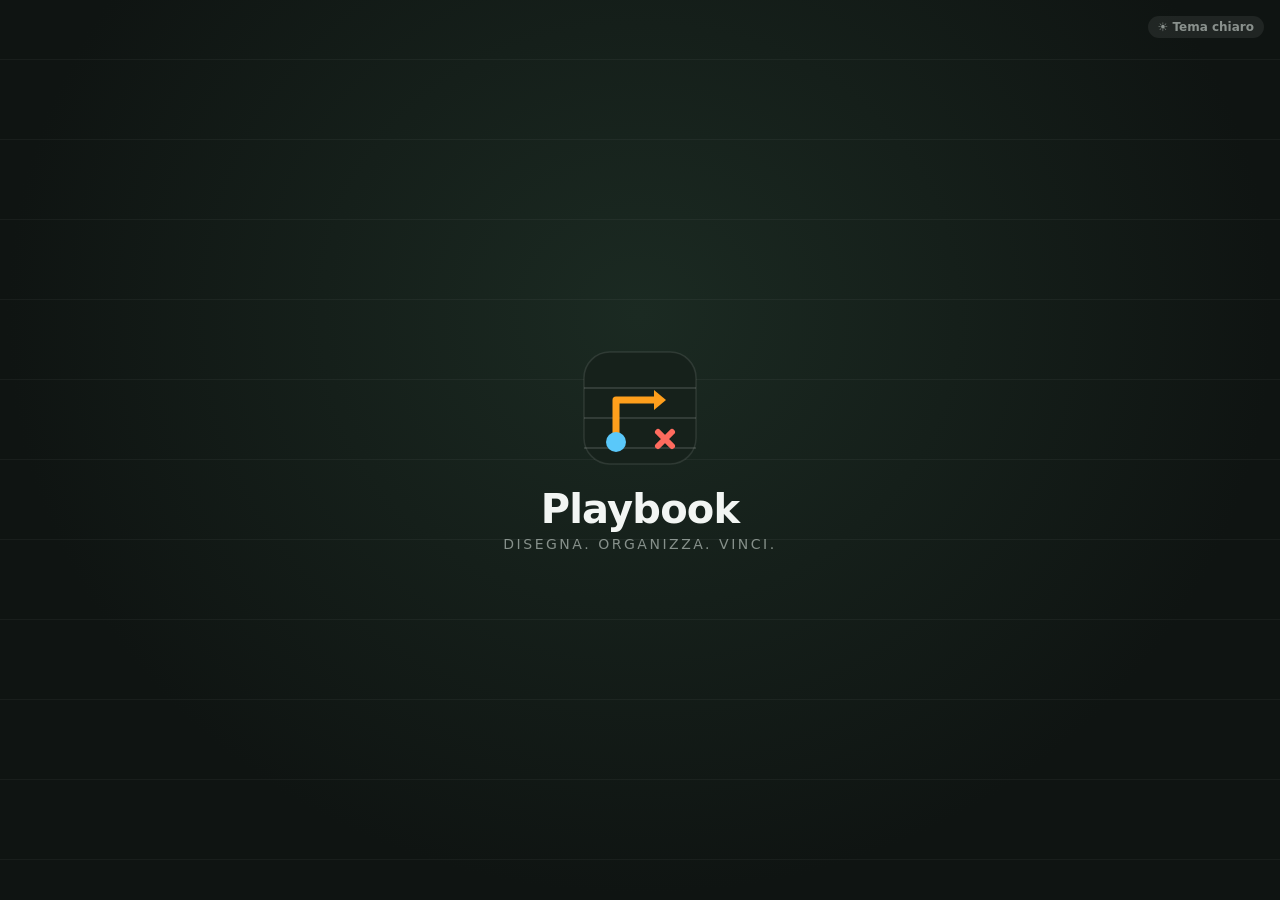
<file: index.html>
<!DOCTYPE html>
<html lang="it">
<head>
  <meta charset="utf-8">
  <title>Playbook</title>
  <meta name="viewport" content="width=device-width, initial-scale=1, viewport-fit=cover">
  <meta name="apple-mobile-web-app-capable" content="yes">
  <meta name="mobile-web-app-capable" content="yes">
  <meta name="apple-mobile-web-app-title" content="Playbook">
  <meta name="theme-color" content="#0F1412">
  <script>
    // Tema chiaro scelto dal coach: si applica subito, prima di disegnare la pagina
    try { if (localStorage.getItem("playbook.tema") === "chiaro") document.documentElement.dataset.tema = "chiaro"; } catch (e) {}
  </script>
  <link rel="apple-touch-icon" href="icon-180.png">
  <link rel="icon" type="image/png" href="icon-180.png">
  <link rel="manifest" href="manifest.json">
  <script>
    // Link condiviso (?vedi=…) aperto da un telefono: va alla versione per telefono
    (function () {
      var codice = new URLSearchParams(location.search).get("vedi");
      if (codice && matchMedia("(max-width: 820px) and (pointer: coarse)").matches) {
        location.replace("mobile/?vedi=" + encodeURIComponent(codice));
      }
    })();
  </script>
  <link rel="stylesheet" href="style.css?v=0.46">
</head>
<body>
  <!-- ======================================================================
       LAYOUT PER COMPUTER, a tre colonne:
       [ elenco degli schemi ] [ campo da gioco ] [ pannello dettagli ]
       ====================================================================== -->
  <div class="app">

    <!-- ============ COLONNA 1: barra laterale con gli schemi ============ -->
    <aside class="laterale">
      <!-- La squadra del coach: logo e nome (clic per modificarli) -->
      <div class="laterale-testa">
        <button class="squadra" id="btn-squadra" title="Nome e logo della squadra">
          <span class="stemma" id="stemma"></span>
          <span class="squadra-testi">
            <span class="squadra-nome" id="squadra-nome">La tua squadra</span>
            <span class="squadra-sotto"><img src="icon-180.png" alt="">Playbook</span>
          </span>
        </button>
        <button id="btn-stampa" class="btn-icona" title="Stampa o salva in PDF (Ctrl+P)" aria-label="Stampa">
          <svg viewBox="0 0 24 24" width="19" height="19"><path d="M7 9V4h10v5" stroke="currentColor" stroke-width="1.9" stroke-linejoin="round" fill="none"/><rect x="3.5" y="9" width="17" height="8" rx="2" stroke="currentColor" stroke-width="1.9" fill="none"/><path d="M7 14h10v6H7z" stroke="currentColor" stroke-width="1.9" stroke-linejoin="round" fill="none"/></svg>
        </button>
        <button id="btn-libreria" class="btn-icona" title="Libreria: formazioni e schemi pronti" aria-label="Libreria">
          <svg viewBox="0 0 24 24" width="19" height="19"><path d="M4 5.5A1.5 1.5 0 0 1 5.5 4H9v16H5.5A1.5 1.5 0 0 1 4 18.5z M9 4h4v16H9z" stroke="currentColor" stroke-width="1.8" stroke-linejoin="round" fill="none"/><path d="M14.2 5.2l3.6-1 3 14.6-3.6 1z" stroke="currentColor" stroke-width="1.8" stroke-linejoin="round" fill="none"/></svg>
        </button>
        <button id="btn-nuovo" class="btn-icona" title="Nuovo schema (N)" aria-label="Nuovo schema">
          <svg viewBox="0 0 24 24" width="20" height="20"><path d="M12 5v14M5 12h14" stroke="currentColor" stroke-width="2.2" stroke-linecap="round" fill="none"/></svg>
        </button>
      </div>

      <!-- Il playbook aperto, con il ritorno alla pagina dei playbook -->
      <button class="torna-home" id="btn-home" title="Torna a «I tuoi playbook»">
        <svg viewBox="0 0 24 24" width="16" height="16"><path d="M15 5l-7 7 7 7" stroke="currentColor" stroke-width="2.4" stroke-linecap="round" stroke-linejoin="round" fill="none"/></svg>
        I tuoi playbook
      </button>
      <button type="button" class="btn-proposte laterale-proposte" id="btn-proposte-laterale" hidden>📥 <span id="testo-proposte-laterale"></span></button>
      <div class="playbook-attivo">
        <span class="nome-playbook" id="nome-playbook"></span>
        <span class="badge-formato" id="badge-playbook"></span>
        <span class="badge-vista">👁 Sola lettura · condiviso dal coach</span>
        <span class="badge-staff" id="badge-staff" hidden></span>
      </div>

      <!-- Controllo segmentato: Attacco / Difesa -->
      <div class="segmentato segmentato-lati" id="filtro-lato" data-scelto="attacco" role="tablist">
        <button class="segmento attivo" data-lato="attacco" role="tab">Attacco</button>
        <button class="segmento" data-lato="difesa" role="tab">Difesa</button>
        <button class="segmento" data-lato="speciali" role="tab" title="Special teams: kickoff, punt, field goal e ritorni">Special</button>
      </div>

      <div class="cerca">
        <svg viewBox="0 0 24 24" width="15" height="15"><circle cx="11" cy="11" r="6.5" stroke="currentColor" stroke-width="2" fill="none"/><path d="M16 16l4 4" stroke="currentColor" stroke-width="2" stroke-linecap="round"/></svg>
        <input id="cerca" type="search" placeholder="Cerca" autocomplete="off">
      </div>

      <!-- Filtri per categoria (compaiono quando gli schemi ne hanno una) -->
      <div class="filtro-categorie" id="filtro-categorie" hidden></div>

      <div class="riga-conteggio">
        <p class="titolo-sezione" id="conteggio"></p>
        <button type="button" class="btn-nuova-sezione" id="btn-nuova-sezione" title="Crea una sezione (cartella) per dividere gli schemi">＋ Sezione</button>
      </div>
      <ul class="lista" id="lista-schemi"></ul>
      <p class="lista-vuota" id="lista-vuota" hidden></p>

      <!-- Account in fondo alla barra -->
      <div class="account">
        <span class="account-icona">
          <svg viewBox="0 0 24 24" width="16" height="16"><circle cx="12" cy="8.5" r="3.5" stroke="currentColor" stroke-width="1.8" fill="none"/><path d="M5 19.5c1.4-3.2 4-4.8 7-4.8s5.6 1.6 7 4.8" stroke="currentColor" stroke-width="1.8" stroke-linecap="round" fill="none"/></svg>
        </span>
        <span class="account-email" id="email-utente"></span>
        <span class="stato-sync" id="stato-sync" title=""></span>
        <button class="btn-link" id="btn-esci">Esci</button>
      </div>
      <p class="versione" id="versione">Versione 0.46<button type="button" class="btn-tema btn-tema-laterale">☀️ Tema chiaro</button></p>
    </aside>

    <!-- ============ COLONNA 2: il campo ============ -->
    <main class="centro">
      <!-- Mostrato quando nessuno schema è aperto -->
      <div class="vuoto" id="vuoto">
        <div class="vuoto-icona">🏈</div>
        <p class="vuoto-titolo">Nessuno schema aperto</p>
        <p class="vuoto-testo">Scegli uno schema a sinistra oppure creane uno nuovo.</p>
        <button class="btn-pieno" id="btn-nuovo-vuoto">Nuovo schema</button>
      </div>

      <div class="editor" id="editor" hidden>
        <header class="editor-testa">
          <div class="editor-titoli">
            <input id="nome-schema" class="nome-schema" type="text" maxlength="60" placeholder="Nome dello schema" autocomplete="off">
            <p class="sottotitolo"><span id="info-schema"></span> <span class="stato-salvataggio" id="stato-salvataggio"></span></p>
          </div>
          <!-- Strumenti: Lucchetto, Ribalta, Annulla, Ripeti -->
          <div class="gruppo-pulsanti">
            <button class="btn-strumento btn-lucchetto" id="btn-lucchetto" title="Blocca lo schema (L)">
              <svg class="icona-lucchetto" viewBox="0 0 24 24" width="18" height="18"><path class="arco" d="M8 11V8a4 4 0 018 0v3" stroke="currentColor" stroke-width="2" stroke-linecap="round" fill="none"/><rect class="corpo" x="5" y="11" width="14" height="10" rx="2.5" stroke="currentColor" stroke-width="2" fill="none"/><circle class="foro" cx="12" cy="16" r="1.4" fill="currentColor"/></svg>
              <span class="testo-lucchetto">Blocca</span>
            </button>
            <span class="divisore"></span>
            <button class="btn-strumento" id="btn-note-campo" title="Testi, frecce e zone colorate sul campo">
              <svg viewBox="0 0 24 24" width="18" height="18"><path d="M4 20l4-1 10-10-3-3L5 16l-1 4z" stroke="currentColor" stroke-width="1.8" stroke-linejoin="round" fill="none"/><path d="M13 7l3 3" stroke="currentColor" stroke-width="1.8"/></svg>
              Note
            </button>
            <span class="divisore"></span>
            <button class="btn-strumento" id="btn-ribalta" title="Ribalta destra/sinistra (R)">
              <svg viewBox="0 0 24 24" width="18" height="18"><path d="M12 3v18" stroke="currentColor" stroke-width="1.6" stroke-dasharray="2 2" fill="none"/><path d="M9 7L3 17h6zM15 7l6 10h-6z" stroke="currentColor" stroke-width="1.8" stroke-linejoin="round" fill="none"/></svg>
              Ribalta
            </button>
            <span class="divisore"></span>
            <button class="btn-strumento" id="btn-annulla" title="Annulla (Ctrl+Z)" aria-label="Annulla" disabled>
              <svg viewBox="0 0 24 24" width="18" height="18"><path d="M9 14L4 9l5-5" stroke="currentColor" stroke-width="2" stroke-linecap="round" stroke-linejoin="round" fill="none"/><path d="M4 9h10.5a5.5 5.5 0 010 11H11" stroke="currentColor" stroke-width="2" stroke-linecap="round" fill="none"/></svg>
            </button>
            <button class="btn-strumento" id="btn-ripeti" title="Ripeti (Ctrl+Shift+Z)" aria-label="Ripeti" disabled>
              <svg viewBox="0 0 24 24" width="18" height="18"><path d="M15 14l5-5-5-5" stroke="currentColor" stroke-width="2" stroke-linecap="round" stroke-linejoin="round" fill="none"/><path d="M20 9H9.5a5.5 5.5 0 000 11H13" stroke="currentColor" stroke-width="2" stroke-linecap="round" fill="none"/></svg>
            </button>
          </div>
        </header>

        <!-- Bozza (permesso "Solo proposte"): le modifiche si mandano al proprietario -->
        <div class="banner-bozza" id="banner-bozza" hidden>
          <span class="banner-bozza-testo" id="banner-bozza-testo"></span>
          <button type="button" class="btn-secondario" id="btn-scarta-bozza">Scarta</button>
          <button type="button" class="btn-pieno" id="btn-invia-bozza">Invia proposta</button>
        </div>
        <div class="banner-bozza info" id="banner-lettura" hidden>
          <span class="banner-bozza-testo" id="banner-lettura-testo"></span>
        </div>

        <!-- Il campo da gioco: disegnato in SVG da app.js -->
        <div class="campo-area">
          <div class="campo-cornice">
            <svg id="campo" class="campo" xmlns="http://www.w3.org/2000/svg"></svg>

            <!-- Note sul campo: strumenti (si apre con «Note») -->
            <div class="barra-note" id="barra-note" hidden>
              <button type="button" data-strumento="sposta" title="Scegli e sposta (V)">↖ Sposta</button>
              <button type="button" data-strumento="testo" title="Testo (T)">T Testo</button>
              <button type="button" data-strumento="freccia" title="Freccia (F)">↗ Freccia</button>
              <button type="button" data-strumento="zona" title="Zona colorata (Z)">▭ Zona</button>
              <span class="divisore-note"></span>
              <button type="button" class="colore-nota" data-colore="giallo" style="--c:#FFD60A" title="Giallo"></button>
              <button type="button" class="colore-nota" data-colore="rosso" style="--c:#FF5A4E" title="Rosso"></button>
              <button type="button" class="colore-nota" data-colore="blu" style="--c:#4FB3FF" title="Blu"></button>
              <button type="button" class="colore-nota" data-colore="verde" style="--c:#34D17B" title="Verde"></button>
              <button type="button" class="colore-nota" data-colore="bianco" style="--c:#FFFFFF" title="Bianco"></button>
              <span class="divisore-note"></span>
              <button type="button" id="btn-note-elimina" class="elimina-note" title="Togli le note scelte (Canc)" disabled>🗑 Elimina</button>
              <button type="button" id="btn-note-fine" class="fine">Fine</button>
            </div>

            <!-- Animazione: lo schema "si gioca" (barra spaziatrice) -->
            <div class="comandi-gioco">
              <button type="button" class="btn-lento" id="btn-lento" title="Al rallentatore" aria-pressed="false">🐢</button>
              <button type="button" class="btn-gioca" id="btn-gioca" title="Gioca lo schema (barra spaziatrice)">▶︎ Gioca</button>
            </div>

            <!-- Campo vuoto: invito a scegliere o creare una formazione -->
            <div class="campo-vuoto" id="campo-vuoto" hidden>
              <p class="campo-vuoto-titolo" id="campo-vuoto-titolo">Campo libero</p>
              <p class="campo-vuoto-testo" id="campo-vuoto-testo"></p>
              <button class="btn-pieno" id="btn-crea-da-zero-campo">Crea da zero</button>
            </div>

            <!-- Lucchetto grande che compare quando blocchi/sblocchi -->
            <div class="sigillo" id="sigillo" aria-hidden="true"><svg class="icona-lucchetto" viewBox="0 0 24 24" width="110" height="110"><path class="arco" d="M8 11V8a4 4 0 018 0v3" stroke="currentColor" stroke-width="2" stroke-linecap="round" fill="none"/><rect class="corpo" x="5" y="11" width="14" height="10" rx="2.5" stroke="currentColor" stroke-width="2" fill="none"/><circle class="foro" cx="12" cy="16" r="1.4" fill="currentColor"/></svg></div>
          </div>
        </div>

        <div class="legenda" id="legenda"></div>
        <p class="suggerimento" id="suggerimento"></p>
      </div>
    </main>

    <!-- ============ COLONNA 3: pannello dei dettagli ============ -->
    <aside class="pannello" id="pannello" hidden>
      <!-- Formato: quanti giocatori in campo (e quali sono obbligatori) -->
      <p class="titolo-sezione solo-coach">Formato</p>
      <p class="formato-fisso" id="formato-fisso"></p>
      <div class="segmentato segmentato-4" id="scelta-formato" hidden>
        <button type="button" class="segmento" data-valore="11">11</button>
        <button type="button" class="segmento" data-valore="9">9</button>
        <button type="button" class="segmento" data-valore="7">7</button>
        <button type="button" class="segmento" data-valore="flag">Flag 5</button>
      </div>

      <p class="titolo-sezione solo-coach">Formazione</p>
      <div class="lista lista-scelte" id="lista-formazioni"></div>
      <!-- Tavolozza delle pedine per "Crea da zero" -->
      <div class="tavolozza" id="tavolozza" hidden></div>

      <p class="titolo-sezione solo-coach">Giocatore selezionato</p>
      <div class="card info-giocatore" id="info-giocatore">
        <p class="testo-secondario">Clicca un giocatore sul campo.</p>
      </div>

      <!-- Dati per la partita: numero di chiamata e situazioni -->
      <!-- Categoria (corsa, passaggio, screen…) e tag liberi -->
      <!-- Sezione (cartella) dello schema: sezioni.js -->
      <div class="card card-sezione" hidden><div class="riga-campo" id="riga-sezione-schema"></div></div>
      <p class="titolo-sezione" id="titolo-categoria">Categoria e tag</p>
      <div class="card pannello-categoria" id="pannello-categoria"></div>

      <!-- Avversari in trasparenza (opzionali): difesa su un attacco, attacco su una difesa -->
      <p class="titolo-sezione solo-coach" id="titolo-avversari">Difesa avversaria</p>
      <div class="card pannello-avversari solo-coach" id="pannello-avversari"></div>

      <p class="titolo-sezione">Partita</p>
      <div class="card pannello-partita" id="pannello-partita"></div>

      <p class="titolo-sezione">Note</p>
      <div class="card">
        <textarea id="note-schema" rows="6" placeholder="Chiamata, letture, compiti per ruolo…"></textarea>
      </div>

      <div class="card azioni-card">
        <button class="riga-azione" id="btn-duplica">Duplica schema <kbd id="kbd-duplica"></kbd></button>
        <button class="riga-azione distruttiva" id="btn-elimina">Elimina schema…</button>
      </div>
    </aside>
  </div>

  <!-- ======================================================================
       FINESTRA "LA TUA SQUADRA": nome e logo
       ====================================================================== -->
  <form class="dialogo dialogo-squadra" id="foglio-squadra" role="dialog" aria-modal="true" hidden>
    <p class="dialogo-titolo" id="titolo-squadra">La tua squadra</p>
    <p class="dialogo-testo" id="testo-squadra"></p>

    <label class="zona-logo" id="zona-logo">
      <input type="file" id="file-logo" accept="image/png,image/jpeg,application/pdf,.pdf" hidden>
      <img id="anteprima-logo" alt="Logo della squadra">
      <span class="zona-vuota">
        <svg viewBox="0 0 24 24" width="28" height="28"><path d="M12 16V4M7 9l5-5 5 5" stroke="currentColor" stroke-width="1.8" stroke-linecap="round" stroke-linejoin="round" fill="none"/><path d="M4 15v3a2 2 0 002 2h12a2 2 0 002-2v-3" stroke="currentColor" stroke-width="1.8" stroke-linecap="round" fill="none"/></svg>
        <b>Carica il logo</b>
        <span>Trascinalo qui o clicca · PNG, JPG o PDF</span>
      </span>
      <span class="zona-attesa">Preparo il logo…</span>
    </label>
    <button type="button" class="btn-link piccolo" id="btn-rimuovi-logo" hidden>Rimuovi logo</button>

    <label class="campo-testo">
      <span>Nome della squadra</span>
      <input id="nome-squadra" type="text" maxlength="40" placeholder="Es. Guelfi Firenze" autocomplete="organization">
    </label>
    <p class="messaggio-errore" id="errore-squadra"></p>

    <div class="dialogo-pulsanti">
      <button type="button" class="btn-secondario" id="btn-squadra-annulla">Annulla</button>
      <button type="submit" class="btn-pieno" id="btn-squadra-salva">Salva</button>
    </div>
  </form>

  <!-- ======================================================================
       PAGINA "I TUOI PLAYBOOK"
       ====================================================================== -->
  <section class="home" id="home" hidden>
    <header class="home-testa">
      <button class="squadra" id="btn-squadra-home" title="Nome e logo della squadra">
        <span class="stemma" id="stemma-home"></span>
        <span class="squadra-testi">
          <span class="squadra-nome" id="squadra-nome-home">La tua squadra</span>
          <span class="squadra-sotto"><img src="icon-180.png" alt="">Playbook</span>
        </span>
      </button>
      <div class="home-account">
        <button type="button" class="btn-tema">☀️ Tema chiaro</button>
        <button type="button" class="btn-proposte" id="btn-proposte-home" hidden>📥 Proposte <span class="conta-proposte" id="conta-proposte-home"></span></button>
        <span id="email-home"></span>
        <button class="btn-link" id="btn-esci-home">Esci</button>
      </div>
    </header>
    <div class="home-corpo">
      <div class="home-titolo-riga">
        <div>
          <h1>I tuoi playbook</h1>
          <p class="home-sottotitolo">Uno per squadra, categoria o torneo: Tackle a 11, 9 o 7, oppure Flag a 5.</p>
        </div>
        <div class="home-azioni">
        <button type="button" class="btn-secondario btn-importa" id="btn-importa" title="Importa un playbook da un file">
          <svg viewBox="0 0 24 24" width="16" height="16"><path d="M12 4v11M7 10l5 5 5-5" stroke="currentColor" stroke-width="2" stroke-linecap="round" stroke-linejoin="round" fill="none"/><path d="M4 16v3a1 1 0 001 1h14a1 1 0 001-1v-3" stroke="currentColor" stroke-width="2" stroke-linecap="round" fill="none"/></svg>
          Importa
        </button>
        <input type="file" id="file-importa" accept=".json,application/json" hidden>
        <div class="segmentato segmentato-3" id="filtro-home">
          <button type="button" class="segmento attivo" data-valore="tutti">Tutti</button>
          <button type="button" class="segmento" data-valore="tackle">Tackle</button>
          <button type="button" class="segmento" data-valore="flag">Flag</button>
        </div>
        </div>
      </div>
      <div class="griglia-playbook" id="griglia-playbook"></div>
      <p class="home-vuota" id="home-vuota" hidden>Crea il tuo primo playbook: per esempio «Offense», «Playoff» o «U15».</p>
    </div>
  </section>

  <!-- ======================================================================
       FINESTRA "RINOMINA UN RUOLO" (es. H -> RB in tutto il playbook)
       ====================================================================== -->
  <!-- Finestra «Condividi»: link in sola lettura per staff e giocatori -->
  <div class="dialogo dialogo-condividi" id="foglio-condividi" role="dialog" aria-modal="true" hidden>
    <div class="icona-condividi">🔗</div>
    <p class="dialogo-titolo" id="titolo-condividi">Condividi</p>

    <p class="sezione-condividi">Link in sola lettura · staff e giocatori</p>
    <p class="dialogo-testo">Chi ha il link vede gli schemi e li può stampare, ma <b>non può modificarli</b>. Non serve un account.</p>
    <p class="condividi-attesa" id="condividi-attesa">Controllo…</p>
    <div id="condividi-senza" hidden>
      <button type="button" class="btn-pieno largo" id="btn-crea-link">Crea il link</button>
    </div>
    <div id="condividi-con" hidden>
      <div class="riga-link">
        <input id="link-condiviso" type="text" readonly>
        <button type="button" class="btn-pieno" id="btn-copia-link">Copia</button>
      </div>
      <p class="nota-condividi">Le modifiche che fai agli schemi compaiono a chi riapre il link.</p>
      <div class="azioni-link">
        <button type="button" class="btn-link" id="btn-nuovo-link">Crea un nuovo link</button>
        <button type="button" class="btn-link distruttivo" id="btn-disattiva-link">Disattiva il link</button>
      </div>
    </div>
    <p class="messaggio-errore" id="errore-condividi"></p>

    <!-- Co-allenatori: altri coach che possono modificare il playbook -->
    <p class="sezione-condividi">Co-allenatori · staff con il proprio account</p>
    <p class="dialogo-testo">Scrivi la mail del coach: gli arriva un link per entrare in Playbook. Se non ha un account, il link glielo crea e poi sceglie la password.</p>
    <ul class="lista-coach" id="lista-coach"></ul>
    <!-- Cosa potrà fare il coach invitato: si sceglie PRIMA di mandare l'invito -->
    <div class="segmentato segmentato-3 scelta-permesso" id="permesso-invito">
      <button type="button" class="segmento attivo" data-valore="modifica">✏️ Modifica</button>
      <button type="button" class="segmento" data-valore="proposta">📨 Solo proposte</button>
      <button type="button" class="segmento" data-valore="lettura">👁 Solo lettura</button>
    </div>
    <p class="descr-permesso" id="descr-permesso"></p>
    <form class="riga-link" id="form-invita">
      <input id="email-invito" type="email" placeholder="coach@esempio.it" autocomplete="off" required>
      <button type="submit" class="btn-pieno" id="btn-invita">Invita</button>
    </form>
    <p class="messaggio-errore" id="errore-invito"></p>

    <div class="dialogo-pulsanti">
      <button type="button" class="btn-secondario" id="btn-condividi-chiudi">Chiudi</button>
    </div>
  </div>

  <!-- Proposte dei co-allenatori da accettare o rifiutare (solo il proprietario) -->
  <div class="dialogo dialogo-proposte" id="foglio-proposte" role="dialog" aria-modal="true" hidden>
    <p class="dialogo-titolo">Proposte dello staff</p>
    <p class="dialogo-testo">Le modifiche proposte dai co-allenatori con permesso «Solo proposte». Entrano nel playbook solo se le accetti.</p>
    <div class="lista-proposte" id="lista-proposte"></div>
    <div class="dialogo-pulsanti">
      <button type="button" class="btn-secondario" id="btn-proposte-chiudi">Chiudi</button>
    </div>
  </div>

  <form class="dialogo dialogo-ruolo" id="foglio-ruolo" role="dialog" aria-modal="true" hidden>
    <p class="dialogo-titolo">Rinomina un ruolo</p>
    <p class="dialogo-testo" id="testo-ruolo"></p>
    <div class="riga-ruolo">
      <label class="campo-testo">
        <span>Ruolo attuale</span>
        <select id="ruolo-da"></select>
      </label>
      <span class="freccia-ruolo">→</span>
      <label class="campo-testo">
        <span>Nuovo nome</span>
        <input id="ruolo-a" type="text" maxlength="3" placeholder="Es. RB" autocomplete="off">
      </label>
    </div>
    <p class="anteprima-ruolo" id="anteprima-ruolo"></p>
    <p class="messaggio-errore" id="errore-ruolo"></p>
    <div class="dialogo-pulsanti">
      <button type="button" class="btn-secondario" id="btn-ruolo-annulla">Annulla</button>
      <button type="submit" class="btn-pieno" id="btn-ruolo-ok">Rinomina</button>
    </div>
  </form>

  <!-- ======================================================================
       FINESTRA "NUOVO PLAYBOOK" / "RINOMINA"
       ====================================================================== -->
  <form class="dialogo dialogo-playbook" id="foglio-playbook" role="dialog" aria-modal="true" hidden>
    <p class="dialogo-titolo" id="titolo-playbook">Nuovo playbook</p>
    <label class="campo-testo">
      <span>Nome</span>
      <input id="nome-nuovo-playbook" type="text" maxlength="40" placeholder="Es. Offense, Playoff, U15" autocomplete="off">
    </label>
    <div id="scelte-nuovo-playbook">
      <p class="etichetta-stampa">Tipo di football</p>
      <div class="segmentato segmentato-2" id="tipo-nuovo-playbook" data-valore="tackle">
        <button type="button" class="segmento attivo" data-valore="tackle">🏈 Tackle</button>
        <button type="button" class="segmento" data-valore="flag">🚩 Flag</button>
      </div>
      <div id="riga-giocatori-playbook">
        <p class="etichetta-stampa">Giocatori in campo</p>
        <div class="segmentato segmentato-3" id="giocatori-nuovo-playbook" data-valore="11">
          <button type="button" class="segmento attivo" data-valore="11">11 · senior</button>
          <button type="button" class="segmento" data-valore="9">9 · giovanili</button>
          <button type="button" class="segmento" data-valore="7">7 · giovanili</button>
        </div>
      </div>
      <p class="nota-playbook" id="nota-flag-playbook" hidden>Flag: 5 giocatori, il centro corre le route, niente blocchi.</p>
    </div>
    <p class="nota-playbook" id="info-formato-playbook" hidden></p>
    <p class="messaggio-errore" id="errore-playbook"></p>
    <div class="dialogo-pulsanti">
      <button type="button" class="btn-secondario" id="btn-playbook-annulla">Annulla</button>
      <button type="submit" class="btn-pieno" id="btn-playbook-crea">Crea playbook</button>
    </div>
  </form>

  <!-- ======================================================================
       FINESTRA "STAMPA IL PLAYBOOK"
       ====================================================================== -->
  <form class="dialogo dialogo-stampa" id="foglio-stampa" role="dialog" aria-modal="true" hidden>
    <!-- PASSO 1: galleria dei tipi di stampa, con l'anteprima vera dei tuoi schemi (stampa-scelta.js) -->
    <div class="passo-stampa" id="passo-galleria">
      <p class="dialogo-titolo">Stampa</p>
      <p class="dialogo-testo">Scegli cosa stampare: le anteprime usano i tuoi schemi.</p>
      <div class="galleria-stampa" id="galleria-stampa"></div>
      <p class="messaggio-errore" id="errore-galleria"></p>
      <div class="dialogo-pulsanti">
        <button type="button" class="btn-secondario" id="btn-stampa-chiudi">Chiudi</button>
      </div>
    </div>

    <!-- PASSO 2: stile, opzioni e anteprima grande -->
    <div class="passo-stampa" id="passo-opzioni" hidden>
      <div class="testa-passo-stampa">
        <button type="button" class="btn-indietro-stampa" id="btn-stampa-indietro">‹ Tutti i tipi</button>
        <p class="dialogo-titolo" id="titolo-scheda-stampa"></p>
        <span></span>
      </div>
      <p class="etichetta-stampa">Stile</p>
      <div class="stili-stampa" id="stili-stampa"></div>

      <div class="colonne-stampa">
        <div class="colonna-opzioni-stampa">
          <p class="info-tipo" id="info-tipo"></p>

          <p class="etichetta-stampa">Cosa stampare</p>
          <div class="lista-stampa" id="stampa-cosa"></div>

          <!-- Formato del foglio (il wristband resta in A4: inserti a misura vera) -->
          <div id="blocco-carta">
            <p class="etichetta-stampa">Foglio</p>
            <div class="segmentato segmentato-2" id="stampa-carta">
              <button type="button" class="segmento" data-valore="A4">A4</button>
              <button type="button" class="segmento" data-valore="A3">A3 · tutto più grande</button>
            </div>
          </div>

          <div id="blocco-campo">
            <p class="etichetta-stampa">Campo</p>
            <div class="segmentato segmentato-2" id="stampa-campo">
              <button type="button" class="segmento" data-valore="chiaro">Chiaro · meno inchiostro</button>
              <button type="button" class="segmento" data-valore="scuro">Scuro come nell'app</button>
            </div>
          </div>

          <!-- Opzioni del wristband -->
          <div class="opzioni-tipo" id="opzioni-wristband">
            <label class="riga-copie">Copie <input type="number" id="stampa-copie" min="1" max="10" value="1"></label>
          </div>

          <!-- Opzioni del call sheet -->
          <div class="opzioni-tipo" id="opzioni-callsheet">
            <label class="spunta-stampa" id="riga-dettagli-callsheet"><input type="checkbox" id="stampa-dettagli-callsheet"> Accanto a ogni schema: corsa / pass e colore della formazione</label>
            <div class="riga-colori-formazioni" id="riga-colori-formazioni">
              <p class="etichetta-stampa">Colori delle formazioni <span class="aiuto-ordine">clicca un pallino per cambiarlo</span></p>
              <div class="colori-formazioni-stampa" id="colori-formazioni-stampa"></div>
            </div>
            <label class="spunta-stampa"><input type="checkbox" id="stampa-colori-callsheet"> Titoli a colori</label>
            <label class="spunta-stampa" id="riga-senza-situazione"><input type="checkbox" id="stampa-senza-situazione"> Aggiungi «Altri schemi» (senza situazione)</label>
            <label class="spunta-stampa" id="riga-note-callsheet"><input type="checkbox" id="stampa-note-callsheet"> Riquadro «Note» con le righe, per scrivere a pennarello</label>
          </div>

          <!-- Opzioni del playbook -->
          <div class="opzioni-tipo" id="opzioni-playbook">
            <!-- Raggruppamento: per formazione (con l'ordine scelto dal coach), per categoria o per tag -->
            <p class="etichetta-stampa">Raggruppa (ogni gruppo da una pagina nuova)</p>
            <div class="segmentato segmentato-5" id="stampa-raggruppa">
              <button type="button" class="segmento" data-valore="nessuno">Nessuno</button>
              <button type="button" class="segmento" data-valore="formazione">Formazione</button>
              <button type="button" class="segmento" data-valore="categoria">Categoria</button>
              <button type="button" class="segmento" data-valore="tag">Tag</button>
              <button type="button" class="segmento" data-valore="sezione">Sezione</button>
            </div>
            <p class="suggerimento-stampa aiuto-raggruppa" id="aiuto-raggruppa"></p>
            <input type="checkbox" id="stampa-per-formazione" hidden>
            <div class="blocco-formazioni" id="blocco-formazioni">
              <p class="etichetta-stampa">Ordine delle formazioni <span class="aiuto-ordine">trascina o usa le frecce</span></p>
              <ol class="ordine-formazioni" id="ordine-formazioni"></ol>
              <label class="spunta-stampa"><input type="checkbox" id="stampa-formazione-vuota"> Formazione vuota (senza tracce) all'inizio di ogni gruppo</label>
            </div>
            <label class="spunta-stampa"><input type="checkbox" id="stampa-copertina"> Copertina con logo e indice</label>
            <label class="spunta-stampa"><input type="checkbox" id="stampa-note"> Note di ogni schema</label>
          </div>
        </div>

        <div class="colonna-anteprima-stampa">
          <div class="anteprima-grande" id="anteprima-grande"></div>
          <div class="naviga-anteprima">
            <button type="button" class="btn-mini" id="anteprima-prima" aria-label="Pagina precedente">‹</button>
            <span id="pagina-anteprima"></span>
            <button type="button" class="btn-mini" id="anteprima-dopo" aria-label="Pagina successiva">›</button>
          </div>
        </div>
      </div>

      <p class="messaggio-errore" id="errore-stampa"></p>
      <p class="suggerimento-stampa">Nella finestra che si apre scegli la stampante oppure <b>«Salva come PDF»</b>.</p>
      <div class="dialogo-pulsanti">
        <button type="button" class="btn-secondario" id="btn-stampa-annulla">Annulla</button>
        <button type="submit" class="btn-pieno" id="btn-stampa-vai">Stampa / PDF</button>
      </div>
    </div>
  </form>

  <!-- Libreria di formazioni e schemi pronti (libreria.js) -->
  <div class="dialogo dialogo-libreria" id="foglio-libreria" role="dialog" aria-modal="true" hidden>
    <p class="dialogo-titolo">📚 Libreria</p>
    <p class="dialogo-testo" id="libreria-sottotitolo"></p>
    <div class="libreria-comandi">
      <div class="segmentato segmentato-2" id="libreria-schede">
        <button type="button" class="segmento" data-valore="schemi">Schemi pronti</button>
        <button type="button" class="segmento" data-valore="formazioni">Formazioni</button>
      </div>
      <div class="segmentato segmentato-2" id="libreria-lati">
        <button type="button" class="segmento" data-valore="attacco">Attacco</button>
        <button type="button" class="segmento" data-valore="difesa">Difesa</button>
      </div>
    </div>
    <div class="filtro-categorie libreria-filtri" id="libreria-filtri"></div>
    <div class="libreria-griglia" id="libreria-griglia"></div>
    <div class="dialogo-pulsanti">
      <button type="button" class="btn-secondario" id="btn-libreria-chiudi">Chiudi</button>
      <button type="button" class="btn-pieno" id="btn-libreria-aggiungi" disabled>Scegli cosa aggiungere</button>
    </div>
  </div>

  <!-- Pagine da stampare: costruite da stampa.js, visibili solo in stampa -->
  <div class="stampa" id="stampa" aria-hidden="true"></div>

  <!-- ======================================================================
       INTRODUZIONE E ACCESSO
       ====================================================================== -->
  <div class="intro" id="intro">
    <button type="button" class="btn-tema btn-tema-intro">☀️ Tema chiaro</button>
    <div class="intro-campo" aria-hidden="true"></div>
    <div class="intro-centro">
      <!-- Marchio animato: una traccia che si disegna, attaccante e difensore -->
      <svg class="intro-marchio" viewBox="0 0 120 120" aria-hidden="true">
        <rect class="m-fondo" x="4" y="4" width="112" height="112" rx="26"/>
        <path class="m-linea" d="M4 40h112M4 70h112M4 100h112"/>
        <path class="m-traccia" d="M36 94V52h40"/>
        <path class="m-freccia" d="M74 42l12 10-12 10z"/>
        <circle class="m-attacco" cx="36" cy="94" r="10"/>
        <path class="m-difesa" d="M78 84l14 14M92 84l-14 14"/>
      </svg>
      <h1 class="intro-titolo">Playbook</h1>
      <p class="intro-motto">Disegna. Organizza. Vinci.</p>
    </div>

    <form class="accesso" id="accesso" hidden novalidate>
      <h2 id="accesso-titolo"></h2>
      <p class="accesso-testo" id="accesso-testo"></p>

      <div class="segmentato" id="accesso-schede" data-scelto="sinistra">
        <button type="button" class="segmento attivo" data-modo="accedi">Accedi</button>
        <button type="button" class="segmento" data-modo="registrati">Registrati</button>
      </div>

      <label class="campo-testo" id="campo-email">
        <span>Email</span>
        <input id="accesso-email" type="email" autocomplete="email" placeholder="coach@squadra.it">
      </label>
      <label class="campo-testo" id="campo-password">
        <span>Password</span>
        <input id="accesso-password" type="password" autocomplete="current-password" minlength="6" placeholder="Almeno 6 caratteri">
      </label>

      <p class="accesso-messaggio" id="accesso-messaggio" role="status"></p>
      <button type="submit" class="btn-pieno grande" id="accesso-invia">Accedi</button>
      <button type="button" class="btn-link" id="link-dimenticata">Password dimenticata?</button>
      <button type="button" class="btn-link" id="link-indietro" hidden>← Torna all'accesso</button>
    </form>
  </div>

  <!-- Finestra di conferma (stile macOS) -->
  <div class="velo" id="velo" hidden></div>
  <div class="dialogo" id="dialogo" role="dialog" aria-modal="true" hidden>
    <p class="dialogo-titolo" id="dialogo-titolo"></p>
    <p class="dialogo-testo" id="dialogo-testo"></p>
    <div class="dialogo-pulsanti">
      <button class="btn-secondario" id="dialogo-annulla">Annulla</button>
      <button class="btn-pieno distruttivo" id="dialogo-ok">Elimina</button>
    </div>
  </div>

  <!-- Menu delle tracce: compare cliccando un giocatore -->
  <div class="menu-tracce" id="menu-tracce" hidden></div>

  <!-- Avviso breve in basso (es. "Schema eliminato") -->
  <div class="toast" id="toast" hidden></div>

  <!-- Ordine importante: configurazione e librerie, poi i dati, poi l'interfaccia -->
  <script src="tema.js?v=0.46"></script>
  <script src="filigrana.js?v=0.46"></script>
  <script src="pedine.js?v=0.46"></script>
  <script src="config.js?v=0.46"></script>
  <script src="lib/supabase.js"></script>
  <script src="formazioni.js?v=0.46"></script>
  <script src="regole.js?v=0.46"></script>
  <script src="cloud.js?v=0.46"></script>
  <script src="dati.js?v=0.46"></script>
  <script src="formazioni-personali.js?v=0.46"></script>
  <script src="app.js?v=0.46"></script>
  <script src="tracce.js?v=0.46"></script>
  <script src="avversari.js?v=0.46"></script>
  <script src="annotazioni.js?v=0.46"></script>
  <script src="animazione.js?v=0.46"></script>
  <script src="costruttore.js?v=0.46"></script>
  <script src="lucchetto.js?v=0.46"></script>
  <script src="stampa.js?v=0.46"></script>
  <script src="partita.js?v=0.46"></script>
  <script src="stampa-scelta.js?v=0.46"></script>
  <script src="colori-formazioni.js?v=0.46"></script>
  <script src="playbook.js?v=0.46"></script>
  <script src="squadra.js?v=0.46"></script>
  <script src="avversari-ui.js?v=0.46"></script>
  <script src="note-campo.js?v=0.46"></script>
  <script src="selezione.js?v=0.46"></script>
  <script src="categorie.js?v=0.46"></script>
  <script src="speciali.js?v=0.46"></script>
  <script src="riordino.js?v=0.46"></script>
  <script src="sezioni.js?v=0.46"></script>
  <script src="libreria.js?v=0.46"></script>
  <script src="condivisione.js?v=0.46"></script>
  <script src="proposte.js?v=0.46"></script>
  <script src="accesso.js?v=0.46"></script>
  <script src="aggiornamento.js?v=0.46"></script>
</body>
</html>
</file>
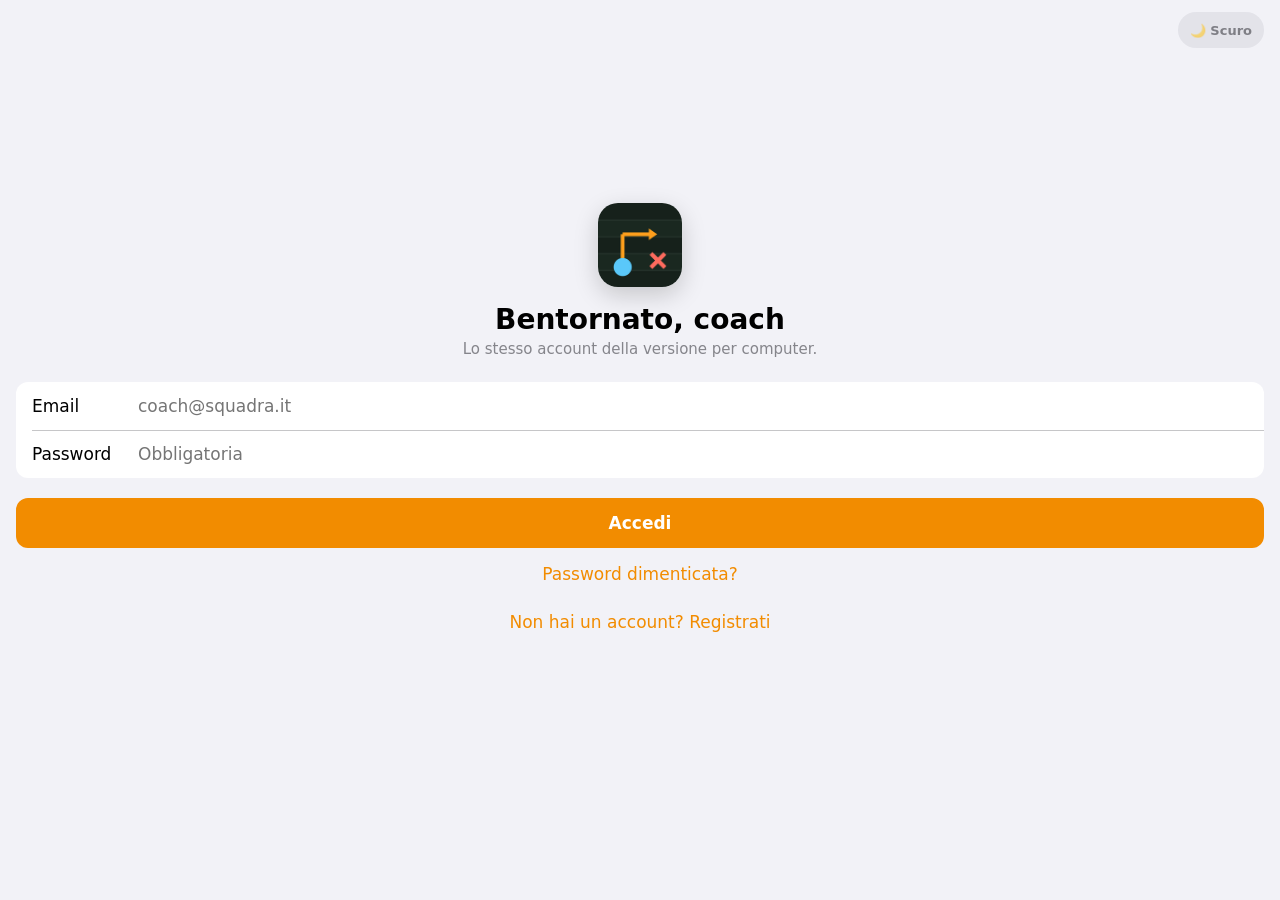
<file: mobile/index.html>
<!DOCTYPE html>
<html lang="it">
<head>
  <meta charset="utf-8">
  <title>Playbook</title>
  <!-- Impostazioni per sembrare un'app vera sul telefono (PWA) -->
  <meta name="viewport" content="width=device-width, initial-scale=1, viewport-fit=cover">
  <meta name="apple-mobile-web-app-capable" content="yes">
  <meta name="mobile-web-app-capable" content="yes">
  <meta name="apple-mobile-web-app-status-bar-style" content="default">
  <meta name="apple-mobile-web-app-title" content="Playbook">
  <meta name="theme-color" content="#F2F2F7" media="(prefers-color-scheme: light)">
  <meta name="theme-color" content="#000000" media="(prefers-color-scheme: dark)">
  <link rel="apple-touch-icon" href="../icon-180.png">
  <link rel="icon" type="image/png" href="../icon-180.png">
  <link rel="manifest" href="manifest.json">
  <script>
    // Tema scelto nell'account (automatico se non scelto): subito, prima di disegnare
    try { var t = localStorage.getItem("playbook.m.tema"); if (t === "chiaro" || t === "scuro") document.documentElement.dataset.tema = t; } catch (e) {}
  </script>
  <link rel="stylesheet" href="mobile.css?v=m15">
</head>
<body>
  <!-- Schermata d'avvio, mentre controlliamo l'accesso -->
  <div class="schermata" id="avvio">
    <div class="accesso">
      <img class="accesso-logo" src="../icon-180.png" alt="">
      <p class="testo" id="avvio-testo">Un attimo…</p>
    </div>
  </div>

  <!-- ================= 1. ACCESSO ================= -->
  <section class="schermata fuori" id="schermata-accesso" hidden>
    <button type="button" class="btn-tema-m toccabile" id="btn-tema-accesso">☀️ Chiaro</button>
    <form class="accesso" id="form-accesso">
      <img class="accesso-logo" src="../icon-180.png" alt="">
      <h1 id="accesso-titolo">Bentornato, coach</h1>
      <p class="testo">Lo stesso account della versione per computer.</p>
      <div class="gruppo">
        <div class="campo-riga">
          <label for="accesso-email">Email</label>
          <input id="accesso-email" type="email" autocomplete="email" placeholder="coach@squadra.it" required>
        </div>
        <div class="campo-riga" id="riga-password">
          <label for="accesso-password">Password</label>
          <input id="accesso-password" type="password" autocomplete="current-password" placeholder="Obbligatoria">
        </div>
      </div>
      <div class="azioni-accesso">
        <button class="btn-pieno toccabile" id="accesso-invia" type="submit">Accedi</button>
        <button class="btn-testo toccabile" id="link-dimenticata" type="button">Password dimenticata?</button>
        <button class="btn-testo toccabile" id="link-cambia" type="button">Non hai un account? Registrati</button>
      </div>
      <p class="messaggio" id="accesso-messaggio"></p>
    </form>
  </section>

  <!-- ================= 2. I TUOI PLAYBOOK ================= -->
  <section class="schermata fuori" id="schermata-home" hidden>
    <header class="barra">
      <span class="barra-sx">
        <button class="btn-barra toccabile" id="btn-account" aria-label="Account">
          <svg width="26" height="26" viewBox="0 0 24 24"><circle cx="12" cy="12" r="10" stroke="currentColor" stroke-width="1.7" fill="none"/><circle cx="12" cy="10" r="3.3" stroke="currentColor" stroke-width="1.7" fill="none"/><path d="M6.2 18.2c1.4-2.3 3.4-3.4 5.8-3.4s4.4 1.1 5.8 3.4" stroke="currentColor" stroke-width="1.7" fill="none" stroke-linecap="round"/></svg>
        </button>
      </span>
      <span class="barra-titolo" id="home-barra-titolo">Playbook</span>
      <span class="barra-dx">
        <button class="btn-barra toccabile" id="btn-aggiorna" aria-label="Aggiorna">
          <svg width="22" height="22" viewBox="0 0 24 24"><path d="M20 11a8 8 0 10-2.3 5.7M20 4v7h-7" stroke="currentColor" stroke-width="2" fill="none" stroke-linecap="round" stroke-linejoin="round"/></svg>
        </button>
      </span>
    </header>
    <h1 class="titolo-grande">Playbook</h1>
    <p class="sottotitolo-grande" id="home-squadra">I tuoi playbook</p>
    <!-- Proposte dello staff da decidere (solo il proprietario) -->
    <div class="gruppo" id="riga-proposte" hidden>
      <button class="riga toccabile" id="btn-proposte">
        <span class="icona-playbook">📥</span>
        <span class="riga-testi"><span class="riga-titolo">Proposte dello staff</span><span class="riga-sotto">Da accettare o rifiutare</span></span>
        <span class="numero-chiamata" id="conto-proposte"></span>
      </button>
    </div>

    <p class="titolo-sezione" id="titolo-miei">I miei playbook</p>
    <div class="gruppo" id="lista-playbook"></div>
    <p class="titolo-sezione" id="titolo-staff">Condivisi con me</p>
    <div class="gruppo" id="lista-staff"></div>
    <p class="vuoto" id="home-vuota" hidden>Non hai ancora playbook.<br>Creali dalla versione per computer: qui compaiono da soli.</p>
  </section>

  <!-- ================= 3. ELENCO DEGLI SCHEMI ================= -->
  <section class="schermata fuori" id="schermata-playbook" hidden>
    <header class="barra">
      <span class="barra-sx">
        <button class="btn-barra toccabile" id="btn-pb-indietro" data-indietro></button>
      </span>
      <span class="barra-titolo" id="pb-barra-titolo"></span>
      <span class="barra-dx">
        <button class="btn-barra grassetto toccabile" id="btn-partita">Partita</button>
        <button class="btn-barra toccabile" id="btn-nuovo-schema" aria-label="Nuovo schema">
          <svg width="22" height="22" viewBox="0 0 24 24"><path d="M12 5v14M5 12h14" stroke="currentColor" stroke-width="2.4" stroke-linecap="round"/></svg>
        </button>
      </span>
    </header>
    <h1 class="titolo-grande" id="pb-titolo"></h1>
    <p class="sottotitolo-grande" id="pb-sotto"></p>
    <p class="banner" id="banner-vista" hidden>👁 Sola lettura · condiviso dal coach</p>
    <div class="gruppo" id="riga-proposte-pb" style="margin-top: 10px" hidden>
      <button class="riga toccabile" id="btn-proposte-pb">
        <span class="riga-testi"><span class="riga-titolo">📥 Proposte dello staff da decidere</span></span>
        <span class="numero-chiamata" id="conto-proposte-pb"></span>
      </button>
    </div>
    <p class="banner" id="banner-proposte" hidden>📨 In questo playbook puoi solo mandare proposte: per ora si fanno dal computer.</p>

    <div class="segmentato" id="scelta-lato" style="margin-top: 12px">
      <button data-valore="attacco">Attacco</button>
      <button data-valore="difesa">Difesa</button>
      <button data-valore="speciali" class="solo-speciali">Special</button>
    </div>
    <label class="cerca">
      <svg width="16" height="16" viewBox="0 0 24 24"><circle cx="11" cy="11" r="6.5" stroke="currentColor" stroke-width="2.2" fill="none"/><path d="M16 16l4 4" stroke="currentColor" stroke-width="2.2" stroke-linecap="round"/></svg>
      <input id="cerca" type="search" placeholder="Cerca per nome o numero" autocomplete="off">
    </label>
    <div class="filtri" id="filtri"></div>

    <p class="titolo-sezione" id="conteggio"></p>
    <div class="gruppo" id="lista-schemi"></div>
    <p class="vuoto" id="elenco-vuoto" hidden>Nessuno schema qui.</p>
  </section>

  <!-- ================= 4. LO SCHEMA ================= -->
  <section class="schermata fuori" id="schermata-schema" hidden>
    <header class="barra con-bordo">
      <span class="barra-sx">
        <button class="btn-barra toccabile" data-indietro></button>
      </span>
      <span class="barra-titolo" id="schema-barra-titolo"></span>
      <span class="barra-dx">
        <button class="btn-barra toccabile" id="btn-modifica" hidden>Modifica</button>
      </span>
    </header>
    <div class="contenitore-campo" id="contenitore-campo">
      <svg class="campo-grande" id="campo-grande" preserveAspectRatio="xMidYMid meet"></svg>
      <button class="btn-sul-campo btn-zoom toccabile" id="btn-zoom">Campo intero</button>
      <button class="btn-sul-campo btn-anima toccabile" id="btn-anima">▶︎ Gioca</button>
    </div>
    <p class="indice-schema" id="indice-schema"></p>

    <h1 class="titolo-grande" id="schema-titolo" style="font-size: 28px; margin-top: 14px"></h1>
    <div class="info-chiamata">
      <span class="numero-grande" id="numero-grande">—</span>
      <span>
        <span class="etichetta-piccola">Formazione</span><br>
        <span class="nome-formazione" id="schema-formazione"></span>
      </span>
    </div>

    <div class="gruppo" id="riga-info" style="margin-top: 14px" hidden>
      <button class="riga toccabile btn-testo" id="btn-info">Numero, situazioni e note</button>
    </div>

    <p class="titolo-sezione">Quando chiamarlo</p>
    <div class="gruppo"><div class="pillole" id="schema-situazioni"></div></div>
    <p class="titolo-sezione" id="titolo-categoria">Categoria e tag</p>
    <div class="gruppo" id="gruppo-categoria"><div class="pillole" id="schema-categoria"></div></div>
    <p class="titolo-sezione">Note</p>
    <div class="gruppo"><div class="note-testo" id="schema-note"></div></div>
  </section>

  <!-- ================= 5. PARTITA ================= -->
  <section class="schermata fuori" id="schermata-partita" hidden>
    <header class="barra">
      <span class="barra-sx">
        <button class="btn-barra toccabile" data-indietro></button>
      </span>
      <span class="barra-titolo">Partita</span>
      <span class="barra-dx"></span>
    </header>
    <h1 class="titolo-grande">Partita</h1>
    <p class="sottotitolo-grande">Le chiamate divise per situazione</p>
    <div class="segmentato" id="scelta-lato-partita">
      <button data-valore="attacco">Attacco</button>
      <button data-valore="difesa">Difesa</button>
      <button data-valore="speciali" class="solo-speciali">Special</button>
    </div>
    <div id="lista-partita"></div>
    <p class="vuoto" id="partita-vuota" hidden>Nessuno schema ha ancora una situazione.<br>Sceglile dal pannello «Partita» sul computer, o da «Modifica» in uno schema.</p>
  </section>

  <!-- ================= 6. EDITOR: disegnare con il dito ================= -->
  <section class="schermata fuori editor" id="schermata-editor" hidden>
    <header class="barra con-bordo">
      <span class="barra-sx">
        <button class="btn-barra toccabile" id="btn-annulla-editor" aria-label="Annulla l'ultima modifica" disabled>
          <svg width="22" height="22" viewBox="0 0 24 24"><path d="M9 14L4 9l5-5" stroke="currentColor" stroke-width="2.2" stroke-linecap="round" stroke-linejoin="round" fill="none"/><path d="M4 9h10.5a5.5 5.5 0 010 11H11" stroke="currentColor" stroke-width="2.2" stroke-linecap="round" fill="none"/></svg>
        </button>
      </span>
      <input class="nome-editor" id="nome-editor" type="text" maxlength="60" placeholder="Nome dello schema" autocomplete="off">
      <span class="barra-dx">
        <button class="btn-barra grassetto toccabile" id="btn-fine-editor">Fine</button>
      </span>
    </header>
    <p class="banner" id="banner-bloccato" hidden>🔒 Schema bloccato <button class="btn-testo" id="btn-sblocca">Sblocca</button></p>
    <div class="contenitore-campo editor-campo">
      <svg class="campo-grande" id="campo-editor" preserveAspectRatio="xMidYMid meet"></svg>
      <button class="btn-sul-campo btn-zoom toccabile" id="btn-zoom-editor">Campo intero</button>
      <p class="campo-vuoto-editor" id="campo-vuoto-editor">Scegli una formazione<br>o aggiungi i giocatori</p>
    </div>
    <p class="indice-schema" id="conteggio-editor"></p>

    <!-- Strumenti del campo -->
    <div class="strumenti" id="strumenti-campo">
      <button class="strumento toccabile" id="btn-formazione"><span>🧩</span>Formazione</button>
      <button class="strumento toccabile" id="btn-aggiungi"><span>＋</span>Giocatore</button>
      <button class="strumento toccabile" id="btn-ribalta"><span>⇋</span>Ribalta</button>
    </div>
    <!-- Strumenti del giocatore selezionato -->
    <div class="strumenti" id="strumenti-giocatore" hidden>
      <p class="nome-selezionato"><span id="nome-selezionato"></span><button class="btn-testo" id="btn-deseleziona">Fatto</button></p>
      <button class="strumento toccabile" id="btn-traccia"><span>↗︎</span>Traccia</button>
      <button class="strumento toccabile" id="btn-disegna"><span>✍️</span>Disegna</button>
      <button class="strumento toccabile" id="btn-sigla"><span>#</span>Giocatore</button>
      <button class="strumento toccabile rosso" id="btn-togli"><span>✕</span>Togli</button>
    </div>
    <!-- Disegno con il dito in corso -->
    <div class="strumenti disegno" id="strumenti-disegno" hidden>
      <p class="nome-selezionato">Trascina il dito dal giocatore<button class="btn-testo" id="btn-annulla-disegno">Annulla</button></p>
      <div class="filtri" id="tipi-disegno"></div>
      <div class="filtri"><button class="filtro toccabile" id="btn-curva">〰︎ Linea morbida</button></div>
    </div>
    <p class="aiuto-editor">Tocca un giocatore per sceglierlo, trascinalo per spostarlo.</p>
    <div class="gruppo" style="margin-top: 18px">
      <button class="riga toccabile btn-testo rosso" id="btn-elimina-schema" style="justify-content: center">Elimina schema</button>
    </div>
  </section>

  <!-- ================= 7. PROPOSTE DELLO STAFF ================= -->
  <section class="schermata fuori" id="schermata-proposte" hidden>
    <header class="barra">
      <span class="barra-sx"><button class="btn-barra toccabile" data-indietro></button></span>
      <span class="barra-titolo">Proposte</span>
      <span class="barra-dx"></span>
    </header>
    <h1 class="titolo-grande">Proposte</h1>
    <p class="sottotitolo-grande">Entrano nel playbook solo se le accetti.</p>
    <div id="lista-proposte"></div>
    <p class="vuoto" id="proposte-vuote" hidden>Nessuna proposta da decidere. 👍</p>
  </section>

  <!-- ================= FOGLI DAL BASSO ================= -->
  <div class="foglio" id="foglio-formazioni" hidden>
    <div class="maniglia-foglio"></div>
    <div class="foglio-testa"><span></span><strong>Formazione</strong><button class="btn-barra toccabile" data-chiudi-foglio>Chiudi</button></div>
    <div id="lista-formazioni-m"></div>
  </div>
  <div class="foglio" id="foglio-pedine" hidden>
    <div class="maniglia-foglio"></div>
    <div class="foglio-testa"><span></span><strong>Aggiungi giocatori</strong><button class="btn-barra toccabile" data-chiudi-foglio>Fine</button></div>
    <p class="sottotitolo-grande" id="info-pedine" style="margin-top: 0"></p>
    <div id="lista-pedine"></div>
  </div>
  <div class="foglio" id="foglio-tracce" hidden>
    <div class="maniglia-foglio"></div>
    <div class="foglio-testa"><span></span><strong id="titolo-tracce">Traccia</strong><button class="btn-barra toccabile" data-chiudi-foglio>Chiudi</button></div>
    <div id="lista-tracce"></div>
  </div>

  <div class="velo" id="velo" hidden></div>

  <div class="foglio" id="foglio-pedina" hidden>
    <div class="maniglia-foglio"></div>
    <div class="foglio-testa">
      <button class="btn-barra toccabile" id="pedina-annulla" style="justify-self: start">Annulla</button>
      <strong>Giocatore</strong>
      <button class="btn-barra toccabile" id="pedina-salva">Salva</button>
    </div>
    <div class="gruppo">
      <div class="campo-riga"><label for="pedina-ruolo">Ruolo</label><input id="pedina-ruolo" type="text" maxlength="3" autocapitalize="characters" autocomplete="off"></div>
      <div class="campo-riga"><label for="pedina-numero">Numero #</label><input id="pedina-numero" type="text" inputmode="numeric" maxlength="3" autocomplete="off" placeholder="—"></div>
      <div class="campo-riga"><label for="pedina-nome">Nome</label><input id="pedina-nome" type="text" maxlength="16" autocomplete="off" placeholder="Cognome" list="pedina-rosa"></div>
    </div>
    <datalist id="pedina-rosa"></datalist>
    <p class="nota-foglio">Il numero compare dentro la pedina al posto del ruolo, il nome sotto. Si muovono insieme alla pedina.</p>
    <div class="gruppo"><label class="campo-riga"><span style="flex: 1">Usa in tutti gli schemi con questo ruolo</span><input type="checkbox" class="interruttore-m" id="pedina-ovunque"></label></div>
  </div>

  <div class="foglio" id="foglio-modifica" hidden>
    <div class="maniglia-foglio"></div>
    <div class="foglio-testa">
      <button class="btn-barra toccabile" id="mod-annulla" style="justify-self: start">Annulla</button>
      <strong>Partita</strong>
      <button class="btn-barra toccabile" id="mod-salva">Salva</button>
    </div>
    <div class="gruppo">
      <div class="campo-riga">
        <label for="mod-numero" style="width: auto; flex: 1">N° di chiamata</label>
        <input class="campo-numero" id="mod-numero" type="number" inputmode="numeric" min="1" max="999" placeholder="—">
      </div>
    </div>
    <p class="titolo-sezione">Situazioni</p>
    <div class="gruppo"><div class="pillole" id="mod-situazioni"></div></div>
    <p class="titolo-sezione">Note</p>
    <div class="gruppo"><textarea class="area-note" id="mod-note" placeholder="Chiamata, letture, compiti per ruolo…"></textarea></div>
  </div>

  <div class="foglio" id="foglio-account" hidden>
    <div class="maniglia-foglio"></div>
    <div class="foglio-testa">
      <span></span>
      <strong>Account</strong>
      <button class="btn-barra toccabile" id="btn-account-chiudi">Fine</button>
    </div>
    <div class="gruppo">
      <div class="riga"><span class="riga-testi"><span class="riga-titolo">Email</span></span><span class="riga-valore" id="account-email"></span></div>
      <div class="riga"><span class="riga-testi"><span class="riga-titolo">Squadra</span></span><span class="riga-valore" id="account-squadra"></span></div>
    </div>
    <p class="titolo-sezione">Tema</p>
    <div class="gruppo riga-tema">
      <div class="segmentato" id="scelta-tema">
        <button data-valore="auto">Automatico</button>
        <button data-valore="chiaro">☀️ Chiaro</button>
        <button data-valore="scuro">🌙 Scuro</button>
      </div>
    </div>
    <p class="titolo-sezione">Versione per computer</p>
    <div class="gruppo">
      <a class="riga toccabile" href="../" style="color: var(--accento); text-decoration: none">Apri Playbook per computer</a>
    </div>
    <div class="gruppo" style="margin-top: 22px">
      <button class="riga btn-testo rosso toccabile" id="btn-esci" style="justify-content: center">Esci</button>
    </div>
  </div>

  <div class="toast" id="toast" role="status"></div>
  <!-- (serve al file delle tracce condiviso con il computer) -->
  <div id="menu-tracce" hidden></div>
  <p id="suggerimento" hidden></p>

  <!-- Gli stessi file della versione per computer (dati, account, tracce)... -->
  <script src="../config.js?v=m1"></script>
  <script src="../lib/supabase.js"></script>
  <script src="../filigrana.js?v=m12"></script>
  <script src="../pedine.js?v=m14"></script>
  <script src="campo.js?v=m15"></script>
  <script src="../avversari.js?v=m14"></script>
  <script src="../annotazioni.js?v=m7"></script>
  <script src="../formazioni.js?v=m14"></script>
  <script src="../regole.js?v=m14"></script>
  <script src="../categorie.js?v=m14"></script>
  <script src="../tracce.js?v=m14"></script>
  <script src="../animazione.js?v=m14"></script>
  <script src="../speciali.js?v=m15"></script>
  <script src="../cloud.js?v=m1"></script>
  <!-- ...e la logica tutta nuova per il telefono -->
  <script src="mobile.js?v=m15"></script>
  <script src="editor.js?v=m14"></script>
  <script src="proposte.js?v=m3"></script>
  <script>
    // Il pulsante "indietro" con la freccia iOS
    document.querySelectorAll("[data-indietro]").forEach((b) => {
      b.innerHTML = '<svg width="13" height="21" viewBox="0 0 13 21"><path d="M11 2L2.5 10.5 11 19" stroke="currentColor" stroke-width="2.6" stroke-linecap="round" stroke-linejoin="round" fill="none"/></svg> Indietro';
    });
  </script>
</body>
</html>
</file>
<file: style.css>
/* ==========================================================================
   STILE — app per computer, tema scuro «campo di notte»
   Tutti i colori sono variabili definite qui sotto: per cambiarli basta un punto solo.
   ========================================================================== */

/* Tema scuro «campo di notte»: l'app usa sempre questi colori.
   Accento ambra: è il colore della nostra app (pulsanti, selezioni). */
:root {
  --sfondo: #0F1412;
  --sfondo-laterale: #151B18;
  --sfondo-card: #1D2521;
  --sfondo-barra: #19201C;
  --sfondo-grigio: rgba(255, 255, 255, 0.07);
  --sfondo-hover: rgba(255, 255, 255, 0.05);
  --testo: #F2F5F3;
  --testo-secondario: rgba(226, 235, 230, 0.55);
  --separatore: rgba(255, 255, 255, 0.08);
  --accento: #FF9F1C;
  --accento-tenue: rgba(255, 159, 28, 0.22);
  --testo-su-accento: #1A1205;
  --rosso: #FF5A4E;
  --ombra: 0 1px 2px rgba(0, 0, 0, 0.4);
  --ombra-dialogo: 0 24px 70px rgba(0, 0, 0, 0.6);

  /* Colori del campo */
  --prato: #16211B;
  --prato-striscia: #1A2820;
  --linee-campo: rgba(255, 255, 255, 0.16);
  --tacche-campo: rgba(255, 255, 255, 0.14);
  --numeri-campo: rgba(255, 255, 255, 0.16);
  --linea-scrimmage: #5AC8FA;
  --linea-primo-down: #FF9F1C;
  --pallone: #B5652B;
  --testo-giocatore: #0F1412;
  --contorno-difesa: #0F1412;
  --selezione: #FFFFFF;

  /* Colori dei ruoli: si capisce subito chi è chi */
  --ruolo-linea: #A9B4AE;      /* linea d'attacco */
  --ruolo-qb: #FF9F1C;         /* quarterback */
  --ruolo-back: #4CD98A;       /* running back e fullback */
  --ruolo-ricevitori: #5AC8FA; /* ricevitori e tight end */
  --ruolo-dl: #FF6B5E;         /* linea difensiva */
  --ruolo-lb: #FFB547;         /* linebacker */
  --ruolo-db: #F5E663;         /* cornerback e safety */

  --curva: cubic-bezier(0.25, 0.1, 0.25, 1);
  --larghezza-laterale: 280px;
  --larghezza-pannello: 300px;
  color-scheme: dark;
}

/* ---------- Base ---------- */
* { box-sizing: border-box; }

html, body {
  margin: 0;
  height: 100%;
  background: var(--sfondo);
  color: var(--testo);
  font-family: -apple-system, BlinkMacSystemFont, system-ui, "Segoe UI", "Helvetica Neue", sans-serif;
  font-size: 14px;
  -webkit-font-smoothing: antialiased;
}

button {
  font: inherit;
  color: inherit;
  background: none;
  border: 0;
  padding: 0;
  cursor: pointer;
}
button:disabled { opacity: 0.35; cursor: default; }

kbd {
  font-family: inherit;
  font-size: 11px;
  padding: 1px 5px;
  border-radius: 4px;
  background: var(--sfondo-grigio);
  color: var(--testo-secondario);
}

[hidden] { display: none !important; }

/* ---------- Layout a tre colonne ---------- */
.app {
  display: grid;
  grid-template-columns: var(--larghezza-laterale) 1fr var(--larghezza-pannello);
  height: 100vh;
}

/* ---------- Colonna 1: barra laterale ---------- */
.laterale {
  display: flex;
  flex-direction: column;
  background: var(--sfondo-laterale);
  border-right: 1px solid var(--separatore);
  padding: 16px 12px 0;
  overflow-y: auto;
}
.laterale .lista { flex: 1; }

.laterale-testa {
  display: flex;
  align-items: center;
  justify-content: space-between;
  gap: 6px;
  margin: 0 0 14px;
}
.logo {
  display: flex;
  align-items: center;
  gap: 8px;
  font-size: 19px;
  font-weight: 800;
  letter-spacing: -0.01em;
  margin: 0;
}
.logo img { width: 26px; height: 26px; border-radius: 7px; }

.btn-icona {
  display: grid;
  place-items: center;
  width: 32px;
  height: 32px;
  border-radius: 8px;
  color: var(--accento);
  transition: background 0.15s;
}
.btn-icona:hover { background: var(--sfondo-hover); }

/* Controllo segmentato */
.segmentato {
  position: relative;
  display: grid;
  grid-template-columns: 1fr 1fr;
  background: var(--sfondo-grigio);
  border-radius: 8px;
  padding: 2px;
  margin-bottom: 10px;
}
/* La "pillola" che scorre sotto l'opzione scelta */
.segmentato::before {
  content: "";
  position: absolute;
  top: 2px;
  bottom: 2px;
  left: 2px;
  width: calc(50% - 2px);
  background: #34403A;
  border-radius: 6px;
  box-shadow: 0 1px 4px rgba(0, 0, 0, 0.4);
  transition: transform 0.25s var(--curva);
}
.segmentato[data-scelto="difesa"]::before,
.segmentato[data-scelto="destra"]::before { transform: translateX(100%); }
.segmento {
  position: relative;
  height: 28px;
  font-size: 13px;
  font-weight: 500;
}
.segmento { color: var(--testo-secondario); transition: color 0.2s; }
.segmento.attivo { font-weight: 600; color: var(--testo); }

/* Campo di ricerca */
.cerca {
  flex: none; /* nella colonna laterale non deve schiacciarsi sotto i filtri */
  display: flex;
  align-items: center;
  gap: 6px;
  height: 30px;
  padding: 0 8px;
  border-radius: 8px;
  background: var(--sfondo-grigio);
  color: var(--testo-secondario);
}
.cerca input {
  flex: 1;
  min-width: 0;
  border: 0;
  outline: none;
  background: transparent;
  color: var(--testo);
  font: inherit;
}

.titolo-sezione {
  font-size: 11px;
  font-weight: 600;
  text-transform: uppercase;
  letter-spacing: 0.04em;
  color: var(--testo-secondario);
  margin: 18px 8px 6px;
}
.titolo-sezione:empty { margin: 10px 0 0; }

/* Righe degli schemi */
.lista {
  list-style: none;
  margin: 0;
  padding: 0;
}
.riga {
  display: flex;
  align-items: center;
  gap: 10px;
  padding: 7px 8px;
  border-radius: 8px;
  cursor: pointer;
  outline: none;
  animation: appari 0.25s var(--curva) both;
}
.riga:hover { background: var(--sfondo-hover); }
.riga:focus-visible { box-shadow: 0 0 0 2px var(--accento); }
.riga.attiva { background: var(--accento); color: var(--testo-su-accento); }
.riga.attiva .riga-sotto,
.riga.attiva .riga-titolo.senza-nome { color: rgba(26, 18, 5, 0.7); }

.miniatura {
  flex: none;
  width: 58px;
  height: 38px;
  border-radius: 5px;
  overflow: hidden;
}
.riga-testi {
  flex: 1;
  min-width: 0;
  display: flex;
  flex-direction: column;
  gap: 1px;
}
.riga-titolo {
  font-weight: 600;
  white-space: nowrap;
  overflow: hidden;
  text-overflow: ellipsis;
}
.riga-titolo.senza-nome { color: var(--testo-secondario); font-weight: 500; }
.riga-sotto { font-size: 12px; color: var(--testo-secondario); }

.lista-vuota {
  margin: 16px 8px;
  color: var(--testo-secondario);
  font-size: 13px;
  line-height: 1.4;
}

/* ---------- Colonna 2: il campo ---------- */
.centro {
  display: flex;
  flex-direction: column;
  min-width: 0;
  min-height: 0;
  overflow: hidden;
  padding: 20px 28px;
}

.vuoto {
  margin: auto;
  text-align: center;
}
.vuoto-icona { font-size: 56px; }
.vuoto-titolo { font-size: 20px; font-weight: 700; margin: 12px 0 4px; }
.vuoto-testo { color: var(--testo-secondario); margin: 0 0 20px; }

.btn-pieno {
  background: var(--accento);
  color: var(--testo-su-accento);
  font-weight: 600;
  height: 32px;
  padding: 0 16px;
  border-radius: 8px;
}
.btn-pieno:hover { filter: brightness(1.08); }
.btn-pieno.distruttivo { background: var(--rosso); color: #FFFFFF; }
.btn-secondario {
  height: 32px;
  padding: 0 16px;
  border-radius: 8px;
  background: var(--sfondo-grigio);
  font-weight: 500;
}
.btn-secondario:hover { background: var(--separatore); }

.editor {
  display: flex;
  flex-direction: column;
  flex: 1;
  min-height: 0;
}

.editor-testa {
  display: flex;
  align-items: center;
  justify-content: space-between;
  gap: 16px;
  margin: -20px -28px 18px;
  padding: 12px 28px;
  background: var(--sfondo-barra);
  border-bottom: 1px solid var(--separatore);
}
.editor-titoli { flex: 1; min-width: 0; }

/* Nome dello schema: sembra un titolo, ma si può scrivere */
.nome-schema {
  width: 100%;
  border: 0;
  border-radius: 6px;
  background: transparent;
  color: var(--testo);
  font: inherit;
  font-size: 22px;
  font-weight: 700;
  padding: 2px 6px;
  margin-left: -6px;
  outline: none;
  transition: background 0.15s;
}
.nome-schema:hover { background: var(--sfondo-hover); }
.nome-schema:focus { background: var(--sfondo-card); box-shadow: 0 0 0 3px var(--accento-tenue); }
.nome-schema::placeholder { color: var(--testo-secondario); }

.sottotitolo {
  margin: 2px 0 0;
  font-size: 13px;
  color: var(--testo-secondario);
}

.gruppo-pulsanti { display: flex; align-items: center; gap: 4px; }
.divisore { width: 1px; height: 20px; margin: 0 6px; background: var(--separatore); }
.btn-strumento {
  display: inline-flex;
  align-items: center;
  justify-content: center;
  gap: 6px;
  min-width: 34px;
  height: 32px;
  padding: 0 8px;
  border-radius: 8px;
  color: var(--testo);
  font-size: 13px;
  font-weight: 500;
}
.btn-strumento:not(:disabled):hover { background: var(--sfondo-grigio); }

/* Il campo si adatta allo spazio: il più grande possibile senza deformarsi */
.campo-area {
  flex: 1;
  max-height: calc((100vw - 640px) * 35 / 53.33);
  min-height: 0;
  display: flex;
  align-items: flex-start; /* campo in alto, subito sotto il titolo */
  justify-content: center;
  container-type: size; /* serve per misurare lo spazio disponibile */
}
/* Cornice del campo: contiene il disegno e gli strati sopra (campo vuoto, lucchetto) */
.campo-cornice {
  position: relative;
  width: min(100cqw, 100cqh * 53.33 / 35);
  aspect-ratio: 53.33 / 35;
}
.campo {
  display: block;
  width: 100%;
  height: auto;
  aspect-ratio: 53.33 / 35;
  border-radius: 6px;
  border: 1px solid var(--separatore);
  box-shadow: 0 10px 40px rgba(0, 0, 0, 0.5);
  touch-action: none;
  user-select: none;
  -webkit-user-select: none;
}
.campo.sopra-giocatore { cursor: grab; }
body.trascinando,
body.trascinando .campo { cursor: grabbing; }

.prato { fill: var(--prato); }
.striscia { fill: var(--prato-striscia); } /* strisce alterne del manto erboso */
.linea-yarde { stroke: var(--linee-campo); stroke-width: 0.1; }
.linea-yarde.forte { stroke-width: 0.14; }
.tacca { stroke: var(--tacche-campo); stroke-width: 0.1; }
.numero-yarde { fill: var(--numeri-campo); font-size: 1.25px; font-weight: 800; }
.linea-scrimmage { stroke: var(--linea-scrimmage); stroke-width: 0.16; opacity: 0.9; transition: stroke-width 0.2s, filter 0.2s; }
/* La linea si illumina quando un giocatore prova a superarla */
.linea-scrimmage.avviso {
  stroke-width: 0.4;
  filter: drop-shadow(0 0 0.5px var(--linea-scrimmage)) drop-shadow(0 0 1.2px var(--linea-scrimmage));
}
.linea-primo-down { stroke: var(--linea-primo-down); stroke-width: 0.14; stroke-dasharray: 0.6 0.4; opacity: 0.8; }
.pallone { fill: var(--pallone); stroke: rgba(255, 255, 255, 0.8); stroke-width: 0.06; }

/* Giocatori: dischi pieni colorati per ruolo, con la sigla scura */
.giocatore .sagoma,
.giocatore .etichetta { transform-box: fill-box; transform-origin: center; transition: transform 0.15s var(--curva); }
.giocatore .sagoma {
  fill: var(--colore-ruolo, var(--ruolo-linea));
  stroke: rgba(0, 0, 0, 0.35);
  stroke-width: 0.08;
}
.giocatore .sagoma-invisibile { fill: transparent; }
.giocatore .etichetta {
  font-size: 0.95px;
  font-weight: 800;
  fill: var(--testo-giocatore);
  pointer-events: none;
}
.giocatore .etichetta.lunga { font-size: 0.72px; }

/* Ogni ruolo ha il suo colore */
.ruolo-linea      { --colore-ruolo: var(--ruolo-linea); }
.ruolo-qb         { --colore-ruolo: var(--ruolo-qb); }
.ruolo-back       { --colore-ruolo: var(--ruolo-back); }
.ruolo-ricevitori { --colore-ruolo: var(--ruolo-ricevitori); }
.ruolo-dl         { --colore-ruolo: var(--ruolo-dl); }
.ruolo-lb         { --colore-ruolo: var(--ruolo-lb); }
.ruolo-db         { --colore-ruolo: var(--ruolo-db); }

/* Difesa: lettere colorate per ruolo, con un bordo scuro per leggerle bene */
.forma-lettera .etichetta {
  fill: var(--colore-ruolo);
  stroke: var(--contorno-difesa);
  stroke-width: 0.3;
  paint-order: stroke;
  font-size: 1.55px;
  font-weight: 800;
}
.forma-lettera .etichetta.lunga { font-size: 1.15px; }

/* Selezione: anello bianco tratteggiato attorno al giocatore */
.giocatore .alone {
  fill: none;
  stroke: var(--selezione);
  stroke-width: 0.12;
  stroke-dasharray: 0.35 0.25;
  opacity: 0;
  transition: opacity 0.15s;
}
.giocatore.selezionato .alone { opacity: 1; }

/* Il giocatore trascinato diventa un po' più grande */
body.trascinando .giocatore.selezionato .sagoma,
body.trascinando .giocatore.selezionato .etichetta { transform: scale(1.2); }

.miniatura .linea-yarde { opacity: 0.6; }

.legenda {
  display: flex;
  justify-content: center;
  flex-wrap: wrap;
  gap: 6px 16px;
  margin-top: 14px;
  font-size: 12px;
  color: var(--testo-secondario);
}
.legenda span { display: inline-flex; align-items: center; gap: 6px; }
.legenda i {
  width: 10px;
  height: 10px;
  border-radius: 50%;
  background: var(--colore-ruolo);
}
.suggerimento {
  text-align: center;
  font-size: 12px;
  color: var(--testo-secondario);
  margin: 8px 0 0;
}

/* ---------- Colonna 3: pannello dei dettagli ---------- */
.pannello {
  background: var(--sfondo-laterale);
  border-left: 1px solid var(--separatore);
  padding: 4px 14px 20px;
  overflow-y: auto;
}

.card,
.lista-scelte {
  background: var(--sfondo-card);
  border-radius: 10px;
  overflow: hidden;
  box-shadow: var(--ombra);
}

/* Elenco delle formazioni con la spunta su quella scelta */
.scelta {
  display: flex;
  align-items: center;
  justify-content: space-between;
  width: 100%;
  min-height: 34px;
  padding: 0 12px;
  text-align: left;
  position: relative;
}
.scelta:hover { background: var(--sfondo-hover); }
.scelta + .scelta::before {
  content: "";
  position: absolute;
  top: 0;
  left: 12px;
  right: 0;
  border-top: 1px solid var(--separatore);
}
.scelta .spunta { color: var(--accento); opacity: 0; }
.scelta.attiva { font-weight: 600; }
.scelta.attiva .spunta { opacity: 1; }

.info-giocatore { padding: 4px 0; }
.info-giocatore .testo-secondario { margin: 8px 12px; color: var(--testo-secondario); }
.riga-campo {
  display: flex;
  align-items: center;
  justify-content: space-between;
  min-height: 32px;
  padding: 0 12px;
  gap: 12px;
}
.riga-campo + .riga-campo { border-top: 1px solid var(--separatore); }
.riga-campo .valore { color: var(--testo-secondario); }
.riga-campo input {
  width: 64px;
  text-align: right;
  border: 0;
  border-radius: 5px;
  padding: 3px 6px;
  background: var(--sfondo-grigio);
  color: var(--testo);
  font: inherit;
  font-weight: 600;
  outline: none;
}
.riga-campo input:focus { box-shadow: 0 0 0 3px var(--accento-tenue); }

textarea {
  display: block;
  width: 100%;
  border: 0;
  outline: none;
  resize: vertical;
  background: transparent;
  color: var(--testo);
  font: inherit;
  line-height: 1.45;
  padding: 10px 12px;
  min-height: 110px;
}
textarea::placeholder { color: var(--testo-secondario); }

.azioni-card { margin-top: 20px; }
.riga-azione {
  display: flex;
  align-items: center;
  justify-content: space-between;
  width: 100%;
  min-height: 34px;
  padding: 0 12px;
  text-align: left;
  color: var(--accento);
  position: relative;
}
.riga-azione:hover { background: var(--sfondo-hover); }
.riga-azione + .riga-azione { border-top: 1px solid var(--separatore); }
.riga-azione.distruttiva { color: var(--rosso); }

/* ---------- Finestra di conferma ---------- */
.velo {
  position: fixed;
  inset: 0;
  background: rgba(0, 0, 0, 0.25);
  opacity: 0;
  transition: opacity 0.2s var(--curva);
  z-index: 10;
}
.velo.visibile { opacity: 1; }

.dialogo {
  position: fixed;
  top: 50%;
  left: 50%;
  width: 300px;
  padding: 20px;
  border-radius: 14px;
  background: var(--sfondo-card);
  box-shadow: var(--ombra-dialogo);
  text-align: center;
  z-index: 11;
  opacity: 0;
  transform: translate(-50%, -50%) scale(0.95);
  transition: opacity 0.2s var(--curva), transform 0.2s var(--curva);
}
.dialogo.visibile { opacity: 1; transform: translate(-50%, -50%) scale(1); }
.dialogo-titolo { font-weight: 700; font-size: 15px; margin: 0 0 6px; }
.dialogo-testo { color: var(--testo-secondario); margin: 0 0 18px; font-size: 13px; }
.dialogo-pulsanti { display: grid; grid-template-columns: 1fr 1fr; gap: 8px; }

/* ---------- Avviso in basso (toast) ---------- */
.toast {
  position: fixed;
  left: 50%;
  bottom: 24px;
  transform: translate(-50%, 20px);
  opacity: 0;
  display: flex;
  align-items: center;
  gap: 14px;
  padding: 0 6px 0 16px;
  min-height: 40px;
  border-radius: 10px;
  background: rgba(44, 54, 49, 0.95);
  color: #FFFFFF;
  border: 1px solid var(--separatore);
  font-size: 13px;
  -webkit-backdrop-filter: blur(20px);
  backdrop-filter: blur(20px);
  transition: opacity 0.25s var(--curva), transform 0.25s var(--curva);
  z-index: 12;
  white-space: nowrap;
}
.toast.visibile { opacity: 1; transform: translate(-50%, 0); }
.toast button {
  color: var(--accento);
  font-weight: 600;
  height: 32px;
  padding: 0 10px;
  border-radius: 6px;
}
.toast button:hover { background: rgba(255, 255, 255, 0.1); }

/* ---------- Animazioni ---------- */
@keyframes appari {
  from { opacity: 0; transform: translateY(3px); }
  to   { opacity: 1; transform: none; }
}

/* Rispetta chi ha chiesto meno movimento nelle impostazioni */
@media (prefers-reduced-motion: reduce) {
  *, *::before, *::after {
    animation-duration: 0.01ms !important;
    transition-duration: 0.01ms !important;
  }
}

/* ---------- Finestre più strette (portatili piccoli) ----------
   Il pannello dei dettagli scende sotto il campo.
   La versione vera per telefono e tablet la faremo più avanti. */
@media (max-width: 1100px) {
  .app {
    grid-template-columns: 240px 1fr;
    grid-template-rows: 1fr 36vh;
  }
  .laterale { grid-row: 1 / 3; }
  .pannello {
    grid-column: 2;
    border-left: 0;
    border-top: 1px solid var(--separatore);
  }
}


/* ==========================================================================
   SQUADRA: stemma e nome in alto a sinistra
   ========================================================================== */
.squadra {
  display: flex;
  align-items: center;
  gap: 10px;
  min-width: 0;
  flex: 1;
  padding: 6px;
  margin: -6px 0 -6px -6px;
  border-radius: 10px;
  text-align: left;
  transition: background 0.15s;
}
.squadra:hover { background: var(--sfondo-hover); }

.stemma {
  position: relative;
  flex: none;
  display: grid;
  place-items: center;
  width: 44px;
  height: 44px;
  border-radius: 12px;
  background: var(--sfondo-card);
  border: 1px solid var(--separatore);
}
.stemma img { width: 36px; height: 36px; object-fit: contain; }
.stemma.senza-logo {
  font-weight: 800;
  font-size: 15px;
  color: var(--accento);
  background: var(--accento-tenue);
  border-color: transparent;
}

/* Saluto dello stemma quando salvi qualcosa */
.stemma.saluta { animation: saluto 0.6s var(--curva); }
@keyframes saluto {
  0%   { transform: scale(1) rotate(0); }
  35%  { transform: scale(1.12) rotate(-6deg); }
  70%  { transform: scale(0.97) rotate(3deg); }
  100% { transform: scale(1) rotate(0); }
}
/* Anello che gira mentre i dati vanno online */
.stemma::after {
  content: "";
  position: absolute;
  inset: -4px;
  border-radius: 15px;
  border: 2px solid transparent;
  border-top-color: var(--accento);
  opacity: 0;
  transition: opacity 0.2s;
}
.stemma.sincronizza::after { opacity: 1; animation: gira 0.9s linear infinite; }
@keyframes gira { to { transform: rotate(360deg); } }

.squadra-testi { display: flex; flex-direction: column; min-width: 0; }
.squadra-nome {
  font-size: 16px;
  font-weight: 800;
  white-space: nowrap;
  overflow: hidden;
  text-overflow: ellipsis;
}
.squadra-nome.da-impostare { color: var(--testo-secondario); font-weight: 600; }
.squadra-sotto {
  display: flex;
  align-items: center;
  gap: 5px;
  font-size: 11px;
  font-weight: 600;
  letter-spacing: 0.03em;
  color: var(--testo-secondario);
}
.squadra-sotto img { width: 13px; height: 13px; border-radius: 3px; }

/* Filigrana del logo sul campo */
.filigrana { opacity: 0.21; pointer-events: none; } /* logo adattato al campo (filigrana.js) */

/* ---------- Account in fondo alla barra laterale ---------- */
.account {
  position: sticky;
  bottom: 26px;
  display: flex;
  align-items: center;
  gap: 8px;
  margin: 12px -12px 0;
  padding: 12px 16px;
  background: var(--sfondo-laterale);
  border-top: 1px solid var(--separatore);
  font-size: 12px;
  color: var(--testo-secondario);
}
.account-icona { display: flex; }
.account-email { flex: 1; min-width: 0; overflow: hidden; text-overflow: ellipsis; white-space: nowrap; }

/* Pallino di sincronizzazione: verde = salvato, ambra = in corso, rosso = offline */
.stato-sync {
  width: 8px;
  height: 8px;
  border-radius: 50%;
  background: var(--ruolo-back);
  opacity: 0.8;
}
.stato-sync.inizio { background: var(--accento); animation: respira 1s ease-in-out infinite; }
.stato-sync.errore { background: var(--rosso); }
@keyframes respira { 50% { opacity: 0.3; } }

.btn-link {
  color: var(--accento);
  font-weight: 600;
  font-size: 13px;
  padding: 4px 2px;
}
.btn-link:hover { text-decoration: underline; }
.btn-link.piccolo { font-size: 12px; align-self: center; margin-top: -4px; }

/* ---------- Animazioni dell'editor ---------- */
/* I giocatori entrano uno dopo l'altro (cambio formazione, apertura schema) */
.campo.entrata .giocatore .sagoma,
.campo.entrata .giocatore .etichetta {
  animation: entraGiocatore 0.45s var(--curva) both;
  animation-delay: calc(var(--i) * 25ms);
}
@keyframes entraGiocatore {
  from { transform: scale(0.2); opacity: 0; }
  to   { transform: scale(1); opacity: 1; }
}

/* L'app entra in scena dopo il login */
body.app-pronta .laterale { animation: daSinistra 0.6s var(--curva) both; }
body.app-pronta .centro   { animation: dalBasso 0.6s 0.08s var(--curva) both; }
body.app-pronta .pannello { animation: daDestra 0.6s 0.16s var(--curva) both; }
@keyframes daSinistra { from { opacity: 0; transform: translateX(-24px); } }
@keyframes daDestra   { from { opacity: 0; transform: translateX(24px); } }
@keyframes dalBasso   { from { opacity: 0; transform: translateY(16px); } }

/* ==========================================================================
   CAMPI DI TESTO E FINESTRA "LA TUA SQUADRA"
   ========================================================================== */
.campo-testo {
  display: flex;
  flex-direction: column;
  gap: 6px;
  text-align: left;
  font-size: 12px;
  font-weight: 600;
  color: var(--testo-secondario);
}
.campo-testo input {
  height: 40px;
  padding: 0 12px;
  border-radius: 9px;
  border: 1px solid var(--separatore);
  background: rgba(0, 0, 0, 0.25);
  color: var(--testo);
  font: inherit;
  font-size: 14px;
  font-weight: 400;
  outline: none;
  transition: border-color 0.15s, box-shadow 0.15s;
}
.campo-testo input:focus { border-color: var(--accento); box-shadow: 0 0 0 3px var(--accento-tenue); }

.messaggio-errore { color: var(--rosso); font-size: 13px; min-height: 1em; margin: 0; }

.dialogo-squadra {
  width: 380px;
  display: flex;
  flex-direction: column;
  gap: 14px;
  text-align: center;
}
.dialogo-squadra .dialogo-testo { margin: -8px 0 4px; line-height: 1.4; }

.zona-logo {
  position: relative;
  display: grid;
  place-items: center;
  height: 170px;
  border-radius: 14px;
  border: 2px dashed rgba(255, 255, 255, 0.14);
  background: rgba(0, 0, 0, 0.2);
  cursor: pointer;
  transition: border-color 0.2s, background 0.2s, transform 0.2s;
}
.zona-logo:hover,
.zona-logo.sopra { border-color: var(--accento); background: var(--accento-tenue); }
.zona-logo.sopra { transform: scale(1.02); }
.zona-logo img { display: none; max-width: 70%; max-height: 130px; object-fit: contain; animation: appari 0.3s var(--curva); }
.zona-logo.con-logo img { display: block; }
.zona-logo.con-logo .zona-vuota { display: none; }
.zona-vuota {
  display: flex;
  flex-direction: column;
  align-items: center;
  gap: 4px;
  color: var(--testo-secondario);
  font-size: 12px;
}
.zona-vuota svg { color: var(--accento); margin-bottom: 4px; }
.zona-vuota b { color: var(--testo); font-size: 14px; }
.zona-attesa { display: none; color: var(--testo-secondario); font-size: 13px; }
.zona-logo.in-lavorazione .zona-attesa { display: block; }
.zona-logo.in-lavorazione .zona-vuota,
.zona-logo.in-lavorazione img { display: none; }

/* ==========================================================================
   INTRODUZIONE E ACCESSO
   ========================================================================== */
.intro {
  position: fixed;
  inset: 0;
  z-index: 20;
  display: flex;
  flex-direction: column;
  align-items: center;
  justify-content: center;
  gap: 28px;
  background: radial-gradient(ellipse at 50% 35%, #1B2A22 0%, var(--sfondo) 70%);
  overflow: hidden;
  transition: opacity 0.6s var(--curva), transform 0.6s var(--curva);
}
.intro.esce { opacity: 0; transform: scale(1.04); pointer-events: none; }

/* Linee del campo che scorrono lentamente sullo sfondo */
.intro-campo {
  position: absolute;
  inset: -100px 0;
  background-image: repeating-linear-gradient(
    to bottom, transparent 0 79px, rgba(255, 255, 255, 0.045) 79px 80px);
  animation: scorriCampo 12s linear infinite;
}
@keyframes scorriCampo { to { transform: translateY(80px); } }

.intro-centro {
  position: relative;
  display: flex;
  flex-direction: column;
  align-items: center;
  transition: transform 0.7s var(--curva);
}
.intro.compatta .intro-centro { transform: scale(0.72); margin-bottom: -30px; }

.intro-marchio { width: 120px; height: 120px; overflow: visible; }
.m-fondo { fill: #16211B; stroke: rgba(255, 255, 255, 0.1); stroke-width: 1.5;
  animation: comparsa 0.5s var(--curva) both; }
.m-linea { stroke: rgba(255, 255, 255, 0.12); stroke-width: 2;
  stroke-dasharray: 120; stroke-dashoffset: 120; animation: disegna 0.6s 0.15s var(--curva) forwards; }
.m-traccia { fill: none; stroke: var(--accento); stroke-width: 7; stroke-linecap: round; stroke-linejoin: round;
  stroke-dasharray: 90; stroke-dashoffset: 90; animation: disegna 0.6s 0.55s var(--curva) forwards; }
.m-freccia { fill: var(--accento); transform-box: fill-box; transform-origin: center;
  animation: comparsa 0.3s 1.1s var(--curva) both; }
.m-attacco { fill: var(--ruolo-ricevitori); transform-box: fill-box; transform-origin: center;
  animation: salta 0.45s 0.35s var(--curva) both; }
.m-difesa { stroke: var(--ruolo-dl); stroke-width: 6; stroke-linecap: round; transform-box: fill-box; transform-origin: center;
  animation: salta 0.45s 1.2s var(--curva) both; }
@keyframes disegna { to { stroke-dashoffset: 0; } }
@keyframes comparsa { from { opacity: 0; transform: scale(0.6); } }
@keyframes salta {
  0% { opacity: 0; transform: scale(0); }
  70% { transform: scale(1.25); }
  100% { opacity: 1; transform: scale(1); }
}

.intro-titolo {
  margin: 18px 0 4px;
  font-size: 40px;
  font-weight: 800;
  letter-spacing: -0.02em;
  animation: dalBasso 0.6s 1.15s var(--curva) both;
}
.intro-motto {
  margin: 0;
  color: var(--testo-secondario);
  font-size: 14px;
  letter-spacing: 0.18em;
  text-transform: uppercase;
  animation: dalBasso 0.6s 1.3s var(--curva) both;
}

/* Riquadro di accesso */
.accesso {
  position: relative;
  display: flex;
  flex-direction: column;
  gap: 14px;
  width: 360px;
  padding: 26px;
  border-radius: 18px;
  background: rgba(29, 37, 33, 0.85);
  border: 1px solid var(--separatore);
  box-shadow: var(--ombra-dialogo);
  -webkit-backdrop-filter: blur(20px);
  backdrop-filter: blur(20px);
  opacity: 0;
  transform: translateY(20px);
  transition: opacity 0.5s var(--curva), transform 0.5s var(--curva);
}
.accesso.visibile { opacity: 1; transform: none; }
.accesso h2 { margin: 0; font-size: 20px; font-weight: 800; text-align: center; }
.accesso-testo { margin: -6px 0 2px; font-size: 13px; line-height: 1.4; color: var(--testo-secondario); text-align: center; }
.accesso .segmentato { margin: 0; }
.accesso-messaggio { margin: 0; font-size: 13px; line-height: 1.4; min-height: 0; }
.accesso-messaggio:empty { display: none; }
.accesso-messaggio.errore { color: var(--rosso); }
.accesso-messaggio.ok { color: var(--ruolo-back); }
.accesso .btn-link { align-self: center; }

.btn-pieno.grande { height: 42px; font-size: 15px; border-radius: 10px; }
.btn-pieno.in-corso { position: relative; color: transparent; }
.btn-pieno.in-corso::after {
  content: "";
  position: absolute;
  inset: 0;
  margin: auto;
  width: 18px;
  height: 18px;
  border-radius: 50%;
  border: 2.5px solid rgba(26, 18, 5, 0.3);
  border-top-color: var(--testo-su-accento);
  animation: gira 0.7s linear infinite;
}

/* Il riquadro "scuote la testa" quando c'è un errore */
.accesso.scuoti { animation: scuoti 0.4s var(--curva); }
@keyframes scuoti {
  20% { transform: translateX(-8px); }
  40% { transform: translateX(7px); }
  60% { transform: translateX(-4px); }
  80% { transform: translateX(2px); }
}


/* ==========================================================================
   TRACCE
   ========================================================================== */
.tracce { --colore-ruolo: var(--ruolo-ricevitori); } /* colore di riserva: ogni giocatore ha il suo ruolo */
.linea-traccia {
  fill: none;
  stroke: var(--colore-ruolo);
  stroke-width: var(--spessore, 0.24);
  stroke-linecap: round;
  stroke-linejoin: round;
}
.linea-traccia.tratteggiata { stroke-dasharray: 0.7 0.45; stroke-linecap: butt; }
.punta { fill: var(--colore-ruolo); }
.punto-finale { fill: var(--colore-ruolo); stroke: rgba(0, 0, 0, 0.35); stroke-width: 0.06; }
/* Nelle icone del menu il puntino va più grande, altrimenti sparisce nella linea */
.icona-traccia .punto-finale { transform-box: fill-box; transform-origin: center; transform: scale(1.9); }
.barra-blocco { stroke: var(--colore-ruolo); stroke-width: var(--spessore, 0.28); stroke-linecap: round; }
.area-zona {
  fill: var(--colore-ruolo);
  fill-opacity: 0.16;
  stroke: var(--colore-ruolo);
  stroke-width: 0.12;
  stroke-dasharray: 0.5 0.35;
}
.in-disegno .linea-traccia { opacity: 0.85; }

/* Animazione: la linea "corre" dal giocatore alla fine, poi compare la punta */
.maschera-traccia {
  fill: none;
  stroke: #FFFFFF;
  stroke-width: 3;
  stroke-linecap: round;
  stroke-linejoin: round;
  stroke-dasharray: 1;
  stroke-dashoffset: 1;
  animation: corriTraccia 0.7s cubic-bezier(0.45, 0, 0.2, 1) forwards;
}
@keyframes corriTraccia { to { stroke-dashoffset: 0; } }
.finale-traccia.anima > * { animation: appariPunta 0.25s 0.62s var(--curva) both; }
@keyframes appariPunta { from { opacity: 0; } }

/* Maniglie per correggere i punti della traccia selezionata */
.maniglia {
  fill: var(--sfondo);
  stroke: var(--selezione);
  stroke-width: 0.12;
  cursor: grab;
  transition: r 0.15s;
}
.maniglia:hover { r: 0.55; }

/* Durante il disegno a mano: mirino */
body.disegnando .campo,
body.disegnando .campo.sopra-giocatore { cursor: crosshair; }
.suggerimento.in-disegno { color: var(--accento); }
.suggerimento.in-disegno b { color: var(--accento); }

/* Icone nel menu */
.icona-traccia { width: 38px; height: 38px; overflow: visible; }
.icona-traccia .linea-traccia { stroke: var(--colore-ruolo); }
.icona-giocatore { fill: var(--colore-ruolo); }

/* ---------- Menu delle tracce ---------- */
.menu-tracce {
  position: fixed;
  z-index: 9;
  width: 330px;
  padding: 12px;
  border-radius: 14px;
  background: rgba(29, 37, 33, 0.97);
  border: 1px solid var(--separatore);
  box-shadow: var(--ombra-dialogo);
  -webkit-backdrop-filter: blur(20px);
  backdrop-filter: blur(20px);
  opacity: 0;
  transform: scale(0.96) translateY(4px);
  transform-origin: left center;
  transition: opacity 0.18s var(--curva), transform 0.18s var(--curva);
}
.menu-tracce.visibile { opacity: 1; transform: none; }
.menu-testa {
  display: flex;
  align-items: center;
  gap: 8px;
  margin: 0 2px 10px;
}
.menu-sigla {
  display: grid;
  place-items: center;
  min-width: 26px;
  height: 26px;
  padding: 0 5px;
  border-radius: 13px;
  background: var(--colore-ruolo);
  color: var(--testo-giocatore);
  font-size: 11px;
  font-weight: 800;
}
.menu-titolo { font-weight: 700; font-size: 13px; }

.menu-griglia {
  display: grid;
  grid-template-columns: repeat(3, 1fr);
  gap: 6px;
}
.menu-griglia.difesa { grid-template-columns: repeat(2, 1fr); }
.voce-traccia {
  display: flex;
  flex-direction: column;
  align-items: center;
  gap: 4px;
  padding: 8px 4px 7px;
  border-radius: 10px;
  background: var(--sfondo-grigio);
  font-size: 11.5px;
  font-weight: 600;
  transition: background 0.15s, transform 0.15s;
  animation: appari 0.25s var(--curva) both;
  animation-delay: calc(var(--i) * 18ms);
}
.voce-traccia:hover { background: var(--accento-tenue); transform: translateY(-1px); }
.voce-traccia:active { transform: scale(0.97); }

.menu-azioni {
  display: flex;
  flex-direction: column;
  margin-top: 10px;
  padding-top: 8px;
  border-top: 1px solid var(--separatore);
}
.azione-menu {
  display: flex;
  align-items: center;
  justify-content: space-between;
  min-height: 32px;
  padding: 0 8px;
  border-radius: 7px;
  font-size: 13px;
}
.azione-menu:hover { background: var(--sfondo-hover); }
.azione-menu.distruttiva { color: var(--rosso); }

/* Pulsanti piccoli nel pannello del giocatore */
.riga-pulsanti {
  display: flex;
  flex-wrap: wrap;
  gap: 6px;
  padding: 8px 12px 6px;
  border-top: 1px solid var(--separatore);
}
.btn-mini {
  height: 28px;
  padding: 0 10px;
  border-radius: 7px;
  background: var(--sfondo-grigio);
  font-size: 12px;
  font-weight: 600;
}
.btn-mini:hover { background: var(--accento-tenue); color: var(--accento); }
.btn-mini.distruttiva { color: var(--rosso); }
.riga-campo select {
  border: 0;
  border-radius: 6px;
  padding: 4px 6px;
  background: var(--sfondo-grigio);
  color: var(--testo);
  font: inherit;
  outline: none;
}


/* ==========================================================================
   CAMPO VUOTO E "CREA DA ZERO"
   ========================================================================== */
.campo-vuoto {
  position: absolute;
  inset: 0;
  display: flex;
  flex-direction: column;
  align-items: center;
  justify-content: center;
  gap: 6px;
  text-align: center;
  pointer-events: none; /* le pedine si possono lasciare anche qui sopra */
  animation: appari 0.4s var(--curva) both;
}
.campo-vuoto .btn-pieno { pointer-events: auto; margin-top: 10px; }
.campo-vuoto-titolo { margin: 0; font-size: 20px; font-weight: 800; }
.campo-vuoto-testo { margin: 0; max-width: 320px; color: var(--testo-secondario); line-height: 1.4; }

/* Il campo si illumina quando ci passi sopra con una pedina */
.campo.bersaglio { outline: 2px dashed var(--accento); outline-offset: 3px; }

.scelta.da-zero { color: var(--accento); font-weight: 600; }
.lista-scelte.disattivata { opacity: 0.45; pointer-events: none; }

/* Tavolozza con le pedine */
.tavolozza {
  margin-top: 10px;
  padding: 12px;
  border-radius: 10px;
  background: var(--sfondo-card);
  border: 1px solid var(--accento-tenue);
  display: flex;
  flex-direction: column;
  gap: 10px;
  animation: dalBasso 0.3s var(--curva) both;
}
.tavolozza-testa {
  display: flex;
  justify-content: space-between;
  font-size: 12px;
  font-weight: 700;
  color: var(--testo-secondario);
  text-transform: uppercase;
  letter-spacing: 0.04em;
}
.contatore { color: var(--accento); }
.contatore.pieno { color: var(--rosso); }
.tavolozza-gruppo { display: flex; flex-direction: column; gap: 6px; }
.tavolozza-titolo { font-size: 11px; color: var(--testo-secondario); }
.pedine { display: flex; flex-wrap: wrap; gap: 8px; }
.tavolozza .btn-mini { align-self: flex-start; }

.pedina {
  display: grid;
  place-items: center;
  min-width: 34px;
  height: 34px;
  padding: 0 4px;
  border-radius: 50%;
  background: var(--colore-ruolo);
  color: var(--testo-giocatore);
  font-size: 12px;
  font-weight: 800;
  cursor: grab;
  touch-action: none;
  user-select: none;
  box-shadow: 0 2px 6px rgba(0, 0, 0, 0.35);
  transition: transform 0.15s var(--curva);
  animation: salta 0.35s var(--curva) both;
  animation-delay: calc(var(--i) * 30ms);
}
.pedina:hover { transform: translateY(-2px) scale(1.06); }
.pedina.forma-quadrato { border-radius: 6px; }
.pedina.forma-lettera {
  background: transparent;
  color: var(--colore-ruolo);
  font-size: 17px;
  box-shadow: inset 0 0 0 1.5px var(--colore-ruolo);
}
/* La pedina che segue il mouse */
.pedina-volante {
  position: fixed;
  z-index: 30;
  pointer-events: none;
  transform: translate(-50%, -50%) scale(1.25);
  box-shadow: 0 10px 24px rgba(0, 0, 0, 0.5);
  animation: none;
}

/* Pedina appena messa in campo: piccolo salto */
.giocatore.appena-aggiunto .sagoma,
.giocatore.appena-aggiunto .etichetta { animation: entraGiocatore 0.45s var(--curva) both; }

.mini-lucchetto { font-size: 11px; }

/* ==========================================================================
   LUCCHETTO
   ========================================================================== */
/* Arco del lucchetto: aperto (ruotato) o chiuso */
.icona-lucchetto .arco {
  transform-box: fill-box;
  transform-origin: 100% 100%;
  transform: rotate(-32deg) translate(1px, -1px);
  transition: transform 0.35s cubic-bezier(0.34, 1.56, 0.64, 1);
}
.btn-lucchetto.chiuso .icona-lucchetto .arco,
.sigillo.chiudi .icona-lucchetto .arco { transform: none; }
.btn-lucchetto.chiuso { background: var(--accento-tenue); color: var(--accento); }
.btn-lucchetto.salta { animation: saltoLucchetto 0.5s var(--curva); }
.btn-lucchetto.scuoti { animation: scuoti 0.4s var(--curva); }
@keyframes saltoLucchetto {
  30% { transform: scale(1.18) rotate(-6deg); }
  60% { transform: scale(0.95) rotate(3deg); }
}

/* Lucchetto grande sul campo durante l'animazione */
.sigillo {
  position: absolute;
  inset: 0;
  display: grid;
  place-items: center;
  pointer-events: none;
  color: var(--accento);
  opacity: 0;
}
.sigillo svg { filter: drop-shadow(0 8px 30px rgba(0, 0, 0, 0.6)); }
.sigillo.apri { color: var(--testo); }
.sigillo.anima { animation: sigillo 1.1s var(--curva) both; }
/* Si chiude (o si apre) DURANTE la comparsa */
.sigillo.anima.chiudi .icona-lucchetto .arco { animation: chiudiArco 0.45s 0.25s cubic-bezier(0.34, 1.56, 0.64, 1) both; }
.sigillo.anima.apri .icona-lucchetto .arco { animation: apriArco 0.45s 0.25s cubic-bezier(0.34, 1.56, 0.64, 1) both; }
@keyframes sigillo {
  0%   { opacity: 0; transform: scale(0.6); }
  25%  { opacity: 1; transform: scale(1.05); }
  65%  { opacity: 1; transform: scale(1); }
  100% { opacity: 0; transform: scale(0.9); }
}
@keyframes chiudiArco {
  from { transform: rotate(-32deg) translate(1px, -1px); }
  to   { transform: none; }
}
@keyframes apriArco {
  from { transform: none; }
  to   { transform: rotate(-32deg) translate(1px, -1px); }
}

/* Schema bloccato: il campo ha un bordo ambra e un piccolo lucchetto */
body.schema-bloccato .campo { border-color: var(--accento-tenue); cursor: not-allowed; }
body.schema-bloccato .campo-cornice::after {
  content: "🔒 Bloccato";
  position: absolute;
  top: 10px;
  left: 0;
  right: 0;
  width: max-content;
  margin: 0 auto; /* centrata in alto, dove non copre i numeri */
  padding: 4px 10px;
  border-radius: 20px;
  background: rgba(15, 20, 18, 0.75);
  color: var(--accento);
  font-size: 12px;
  font-weight: 700;
  pointer-events: none;
  animation: appari 0.3s 0.5s var(--curva) both;
}

/* Numero di versione in fondo alla barra laterale */
.versione {
  margin: 0 -12px;
  padding: 0 16px 10px;
  background: var(--sfondo-laterale);
  font-size: 11px;
  color: var(--testo-secondario);
  opacity: 0.7;
  position: sticky;
  bottom: 0;
}


/* ---------- Profondità modificabile ---------- */
.campo-profondita { display: inline-flex; align-items: center; gap: 6px; color: var(--testo-secondario); }
.campo-profondita input {
  width: 52px;
  text-align: right;
  border: 0;
  border-radius: 5px;
  padding: 3px 6px;
  background: var(--sfondo-grigio);
  color: var(--testo);
  font: inherit;
  font-weight: 600;
  outline: none;
}
.campo-profondita input:focus { box-shadow: 0 0 0 3px var(--accento-tenue); }
.campo-profondita select {
  border: 0;
  border-radius: 5px;
  padding: 3px 4px;
  background: var(--sfondo-grigio);
  color: var(--testo);
  font: inherit;
  outline: none;
}

/* ---------- Il pallone "sbuca" quando metti il centro ---------- */
.palla .pallone { transform-box: fill-box; transform-origin: center; }
.palla.sbuca .pallone { animation: sbucaPalla 0.55s cubic-bezier(0.34, 1.56, 0.64, 1) both; }
@keyframes sbucaPalla {
  0%   { opacity: 0; transform: translateY(-1.2px) scale(0.2) rotate(-120deg); }
  70%  { opacity: 1; transform: translateY(0.1px) scale(1.25) rotate(10deg); }
  100% { opacity: 1; transform: none; }
}

/* ==========================================================================
   FINESTRA "STAMPA IL PLAYBOOK"
   ========================================================================== */
.dialogo-stampa {
  width: 420px;
  display: flex;
  flex-direction: column;
  gap: 8px;
  text-align: left;
}
.dialogo-stampa .dialogo-titolo,
.dialogo-stampa .dialogo-testo { text-align: center; }
.dialogo-stampa .dialogo-testo { margin: -4px 0 6px; }
.etichetta-stampa {
  margin: 8px 0 0;
  font-size: 11px;
  font-weight: 700;
  letter-spacing: 0.04em;
  text-transform: uppercase;
  color: var(--testo-secondario);
}
.lista-stampa {
  display: flex;
  flex-direction: column;
  border-radius: 10px;
  overflow: hidden;
  background: rgba(0, 0, 0, 0.2);
}
.scelta-stampa {
  display: flex;
  align-items: center;
  gap: 10px;
  min-height: 36px;
  padding: 0 12px;
  cursor: pointer;
}
.scelta-stampa + .scelta-stampa { border-top: 1px solid var(--separatore); }
.scelta-stampa:hover { background: var(--sfondo-hover); }
.scelta-stampa input { accent-color: var(--accento); }
.scelta-stampa span:nth-of-type(1) { flex: 1; }
.conteggio-stampa { font-size: 12px; color: var(--testo-secondario); }
.scelta-stampa.vuota { opacity: 0.4; cursor: default; }

/* Segmentati con 2 o 4 opzioni: la pillola si sposta con --indice */
.segmentato-4 { grid-template-columns: repeat(4, 1fr); }
.segmentato-4::before { width: calc(25% - 1px); }
.segmentato-4::before,
.segmentato-2::before { transform: translateX(calc(var(--indice, 0) * 100%)); }

.spunta-stampa {
  display: flex;
  align-items: center;
  gap: 8px;
  margin-top: 4px;
  cursor: pointer;
}
.spunta-stampa input { accent-color: var(--accento); width: 16px; height: 16px; }
.suggerimento-stampa { margin: 2px 0 6px; font-size: 12px; color: var(--testo-secondario); text-align: center; }
.suggerimento-stampa b { color: var(--testo); }

/* ==========================================================================
   PAGINE DI STAMPA (A4)
   Sullo schermo non si vedono: compaiono solo durante la stampa.
   ========================================================================== */
.stampa { display: none; }

.stampa {
  /* Colori fissi per la carta (non quelli del tema scuro) */
  --carta: #FFFFFF;
  --inchiostro: #15191A;
  --inchiostro-tenue: #6B7370;
  --bordo-carta: #D7DCD9;
  color: var(--inchiostro);
  font-family: -apple-system, BlinkMacSystemFont, system-ui, "Segoe UI", "Helvetica Neue", sans-serif;
}
.stampa * { -webkit-print-color-adjust: exact; print-color-adjust: exact; }

/* Campo chiaro: bianco con linee grigie, colori dei ruoli più scuri */
.stampa.campo-chiaro {
  --prato: #FFFFFF;
  --prato-striscia: #F4F6F5;
  --linee-campo: rgba(0, 0, 0, 0.22);
  --tacche-campo: rgba(0, 0, 0, 0.2);
  --numeri-campo: rgba(0, 0, 0, 0.3);
  --linea-scrimmage: #1C74D4;
  --linea-primo-down: #E08600;
  --pallone: #8A4A1C;
  --testo-giocatore: #FFFFFF;
  --contorno-difesa: #FFFFFF;
  --ruolo-linea: #5F6B66;
  --ruolo-qb: #E07E00;
  --ruolo-back: #1E9E57;
  --ruolo-ricevitori: #1679C2;
  --ruolo-dl: #D33A2E;
  --ruolo-lb: #E07000;
  --ruolo-db: #A88C00;
}

.pagina-stampa {
  position: relative;
  width: 210mm;
  height: 297mm;
  padding: 12mm 12mm 9mm;
  display: flex;
  flex-direction: column;
  background: var(--carta);
  overflow: hidden;
  break-after: page;
  page-break-after: always;
}
.stampa.orizzontale .pagina-stampa { width: 297mm; height: 210mm; }
.pagina-stampa:last-child { break-after: auto; page-break-after: auto; }

.pagina-testa {
  display: flex;
  align-items: center;
  justify-content: space-between;
  padding-bottom: 3mm;
  margin-bottom: 5mm;
  border-bottom: 0.4mm solid var(--bordo-carta);
}
.pagina-squadra { display: flex; align-items: center; gap: 3mm; }
.pagina-squadra img { height: 11mm; width: 11mm; object-fit: contain; }
.pagina-squadra div { display: flex; flex-direction: column; }
.pagina-squadra strong { font-size: 13pt; }
.pagina-squadra span { font-size: 9pt; color: var(--inchiostro-tenue); }
.pagina-numero { font-size: 9pt; color: var(--inchiostro-tenue); }
.pagina-piede {
  margin: 3mm 0 0;
  font-size: 7pt;
  color: var(--inchiostro-tenue);
  text-align: right;
}

/* Griglia degli schemi: 1, 2, 4 o 6 per pagina */
.griglia-stampa {
  flex: 1;
  min-height: 0;
  display: grid;
  gap: 5mm;
}
.per-pagina-1 .griglia-stampa { grid-template: minmax(0, 1fr) / 1fr; }
.per-pagina-2 .griglia-stampa { grid-template: repeat(2, minmax(0, 1fr)) / 1fr; }
.per-pagina-4 .griglia-stampa { grid-template: repeat(2, minmax(0, 1fr)) / repeat(2, minmax(0, 1fr)); }
.per-pagina-6 .griglia-stampa { grid-template: repeat(3, minmax(0, 1fr)) / repeat(2, minmax(0, 1fr)); }

.scheda-schema {
  display: flex;
  flex-direction: column;
  gap: 2mm;
  min-height: 0;
  padding: 3mm;
  border: 0.3mm solid var(--bordo-carta);
  border-radius: 3mm;
  break-inside: avoid;
}
.scheda-titolo { display: flex; align-items: baseline; gap: 2mm; flex-wrap: wrap; }
.scheda-numero {
  display: inline-grid;
  place-items: center;
  min-width: 5.5mm;
  height: 5.5mm;
  padding: 0 1mm;
  border-radius: 3mm;
  background: var(--inchiostro);
  color: var(--carta);
  font-size: 8pt;
  font-weight: 700;
}
.scheda-titolo strong { font-size: 12pt; }
.per-pagina-6 .scheda-titolo strong { font-size: 10.5pt; }
.scheda-info { font-size: 8.5pt; color: var(--inchiostro-tenue); }

.campo-stampa {
  flex: 1 1 auto;
  min-height: 0;
  width: 100%;
}
/* Il campo si allinea in alto nel riquadro; il bordo è disegnato attorno al campo */
.per-pagina-2 .campo-stampa,
.per-pagina-4 .campo-stampa,
.per-pagina-6 .campo-stampa { flex: 0 1 auto; height: auto; aspect-ratio: 53.33 / 35; max-height: 100%; }
.bordo-campo { fill: none; stroke: var(--bordo-carta); stroke-width: 0.15; }
.stampa .filigrana { opacity: 0.08; }

.scheda-note {
  margin: 0;
  font-size: 8.5pt;
  line-height: 1.35;
  color: var(--inchiostro);
  white-space: pre-wrap;
  overflow: hidden;
  display: -webkit-box;
  -webkit-box-orient: vertical;
  -webkit-line-clamp: 6;
}
.per-pagina-4 .scheda-note { -webkit-line-clamp: 3; }
.per-pagina-6 .scheda-note { -webkit-line-clamp: 2; font-size: 7.5pt; }

/* Copertina */
.copertina { justify-content: space-between; }
.copertina-centro {
  display: flex;
  flex-direction: column;
  align-items: center;
  text-align: center;
  margin-top: 18mm;
}
.copertina-logo { width: 62mm; height: 62mm; object-fit: contain; margin-bottom: 8mm; }
.copertina-squadra { margin: 0; font-size: 16pt; font-weight: 700; color: var(--inchiostro-tenue); letter-spacing: 0.04em; text-transform: uppercase; }
.copertina-titolo { margin: 2mm 0 3mm; font-size: 34pt; font-weight: 800; letter-spacing: -0.01em; }
.copertina-data { margin: 0; font-size: 10pt; color: var(--inchiostro-tenue); }
.stampa.orizzontale .copertina-centro { margin-top: 6mm; }
.stampa.orizzontale .copertina-logo { width: 40mm; height: 40mm; margin-bottom: 4mm; }

.indice { flex: 1; min-height: 0; margin-top: 12mm; overflow: hidden; }
.stampa.orizzontale .indice { margin-top: 6mm; }
.indice h2 {
  margin: 0 0 3mm;
  font-size: 11pt;
  text-transform: uppercase;
  letter-spacing: 0.06em;
  color: var(--inchiostro-tenue);
  border-bottom: 0.4mm solid var(--bordo-carta);
  padding-bottom: 2mm;
}
.indice-lista { list-style: none; margin: 0; padding: 0; columns: 2; column-gap: 10mm; }
.indice-lista li {
  display: flex;
  align-items: baseline;
  gap: 2mm;
  padding: 1.2mm 0;
  font-size: 9.5pt;
  break-inside: avoid;
}
.indice-numero { min-width: 6mm; color: var(--inchiostro-tenue); font-variant-numeric: tabular-nums; }
.indice-nome { font-weight: 700; }
.indice-info { flex: 1; color: var(--inchiostro-tenue); font-size: 8pt; white-space: nowrap; overflow: hidden; text-overflow: ellipsis; }
.indice-pagina { color: var(--inchiostro-tenue); font-size: 8.5pt; }

/* Durante la stampa si vedono solo le pagine */
@media print {
  html, body { height: auto; overflow: visible; background: #FFFFFF; }
  body.in-stampa > *:not(#stampa) { display: none !important; }
  body.in-stampa .stampa { display: block; }
}

/* Interruttore (sì/no) in stile iOS, usato per "Linea morbida".
   ".riga-campo .interruttore" vince sullo stile generico dei campi del pannello. */
.riga-campo .interruttore,
.interruttore {
  appearance: none;
  -webkit-appearance: none;
  position: relative;
  flex: none;
  width: 46px;
  height: 28px;
  margin: 0;
  padding: 0;
  border: 0;
  border-radius: 14px;          /* pillola perfetta: metà dell'altezza */
  background: rgba(255, 255, 255, 0.14);
  box-shadow: inset 0 0 0 1px rgba(255, 255, 255, 0.06);
  cursor: pointer;
  outline: none;
  transition: background 0.3s var(--curva), box-shadow 0.3s var(--curva);
}
/* Il pallino */
.interruttore::after {
  content: "";
  position: absolute;
  top: 2px;
  left: 2px;
  width: 24px;
  height: 24px;
  border-radius: 12px;
  background: #FFFFFF;
  box-shadow: 0 2px 4px rgba(0, 0, 0, 0.35), 0 0 1px rgba(0, 0, 0, 0.3);
  /* scatto con un piccolo rimbalzo, e allungamento quando lo premi */
  transition: transform 0.38s cubic-bezier(0.34, 1.45, 0.64, 1), width 0.2s var(--curva);
}
.interruttore:checked {
  background: var(--accento);
  box-shadow: inset 0 0 0 1px rgba(0, 0, 0, 0.08), 0 0 12px rgba(255, 159, 28, 0.35);
}
/* Acceso: il pallino arriva in fondo (46 - 24 - 2·2 = 18px) */
.interruttore:checked::after { transform: translateX(18px); }
/* Mentre premi il pallino si allunga, come su iPhone */
.interruttore:active::after { width: 30px; }
.interruttore:checked:active::after { transform: translateX(12px); }
.interruttore:focus-visible { box-shadow: 0 0 0 3px var(--accento-tenue); }
.riga-campo kbd { margin-left: 4px; }

/* ==========================================================================
   LE TUE FORMAZIONI
   ========================================================================== */
.titolo-scelte {
  padding: 10px 12px 4px;
  font-size: 11px;
  font-weight: 700;
  letter-spacing: 0.04em;
  text-transform: uppercase;
  color: var(--testo-secondario);
  border-top: 1px solid var(--separatore);
}
.scelta.mia { cursor: pointer; gap: 8px; }
.scelta.mia .stella { color: var(--accento); font-size: 12px; }
.scelta.mia .nome-mia { flex: 1; }
.titolo-scelte + .scelta::before { display: none; }
.elimina-mia {
  width: 22px;
  height: 22px;
  border-radius: 11px;
  font-size: 16px;
  line-height: 1;
  color: var(--testo-secondario);
  opacity: 0;
  transition: opacity 0.15s, background 0.15s, color 0.15s;
}
.scelta.mia:hover .elimina-mia,
.scelta.mia:focus-within .elimina-mia { opacity: 1; }
.elimina-mia:hover { background: rgba(255, 90, 78, 0.18); color: var(--rosso); }
.scelta.mia .spunta { order: 0; }

/* La formazione appena salvata "brilla" un attimo nell'elenco */
.scelta.appena-salvata { animation: brilla 1.4s var(--curva); }
@keyframes brilla {
  0%, 100% { background: transparent; }
  20%, 55% { background: var(--accento-tenue); }
}

/* Riquadro "Formazione completa" nella tavolozza */
.salva-formazione {
  display: flex;
  flex-direction: column;
  gap: 6px;
  padding: 12px;
  border-radius: 10px;
  background: var(--accento-tenue);
  border: 1px solid rgba(255, 159, 28, 0.35);
  animation: comparsa 0.4s cubic-bezier(0.34, 1.45, 0.64, 1) both;
}
.salva-titolo { margin: 0; font-weight: 800; color: var(--accento); }
.salva-testo { margin: 0; font-size: 12px; color: var(--testo-secondario); line-height: 1.4; }
.salva-riga { display: flex; flex-direction: column; gap: 6px; margin-top: 2px; } /* casella larga, pulsante sotto */
.salva-riga input {
  flex: 1;
  min-width: 0;
  height: 32px;
  padding: 0 10px;
  border-radius: 8px;
  border: 1px solid var(--separatore);
  background: rgba(0, 0, 0, 0.3);
  color: var(--testo);
  font: inherit;
  outline: none;
}
.salva-riga input:focus { border-color: var(--accento); box-shadow: 0 0 0 3px var(--accento-tenue); }
.salva-riga input.scuoti { animation: scuoti 0.4s var(--curva); border-color: var(--rosso); }
.salva-riga .btn-pieno { width: 100%; }
.salva-formazione .messaggio-errore:empty { display: none; }

/* ==========================================================================
   FORMATO E REGOLE DEI GIOCATORI
   ========================================================================== */
#scelta-formato { margin: 0 0 4px; }
#scelta-formato.disattivata { opacity: 0.45; pointer-events: none; }

.obbligatori {
  display: flex;
  flex-wrap: wrap;
  align-items: center;
  gap: 6px;
  padding: 8px 10px;
  border-radius: 8px;
  background: rgba(0, 0, 0, 0.22);
  font-size: 12px;
}
.obbligatori-titolo { color: var(--testo-secondario); font-weight: 600; margin-right: 2px; }
.obbligo {
  padding: 2px 8px;
  border-radius: 10px;
  background: rgba(255, 90, 78, 0.16);
  color: var(--rosso);
  font-weight: 700;
  transition: background 0.25s, color 0.25s;
}
.obbligo.ok { background: rgba(76, 217, 138, 0.16); color: var(--ruolo-back); animation: salta 0.35s var(--curva); }
.obbligatori-nota { width: 100%; color: var(--testo-secondario); font-size: 11px; }

.avviso-regole {
  margin: 0;
  padding: 8px 10px;
  border-radius: 8px;
  background: rgba(255, 90, 78, 0.14);
  color: var(--rosso);
  font-size: 12px;
  line-height: 1.4;
}

/* Pedina non permessa dalle regole */
.pedina.spenta { opacity: 0.28; filter: grayscale(0.6); cursor: not-allowed; animation: none; }
.pedina.spenta:hover { transform: none; }
.pedina.scuoti { animation: scuoti 0.4s var(--curva); }

/* ==========================================================================
   PAGINA "I TUOI PLAYBOOK"
   ========================================================================== */
body.in-home .app { display: none; }
.home {
  position: fixed;
  inset: 0;
  overflow-y: auto;
  background: radial-gradient(ellipse at 50% -10%, #1B2A22 0%, var(--sfondo) 60%);
  z-index: 1;
}
.home-testa {
  position: sticky;
  top: 0;
  z-index: 2;
  display: flex;
  align-items: center;
  justify-content: space-between;
  padding: 14px 32px;
  background: rgba(15, 20, 18, 0.8);
  -webkit-backdrop-filter: blur(16px);
  backdrop-filter: blur(16px);
  border-bottom: 1px solid var(--separatore);
}
.home-testa .squadra { flex: none; margin: 0; }
.home-account { display: flex; align-items: center; gap: 12px; font-size: 13px; color: var(--testo-secondario); }

.home-corpo { max-width: 1180px; margin: 0 auto; padding: 36px 32px 60px; }
.home-titolo-riga {
  display: flex;
  align-items: flex-end;
  justify-content: space-between;
  gap: 24px;
  margin-bottom: 26px;
  animation: dalBasso 0.5s var(--curva) both;
}
.home-titolo-riga h1 { margin: 0; font-size: 34px; font-weight: 800; letter-spacing: -0.02em; }
.home-sottotitolo { margin: 6px 0 0; color: var(--testo-secondario); }
#filtro-home { width: 280px; margin: 0; }

.segmentato-3 { grid-template-columns: repeat(3, 1fr); }
.segmentato-3::before { width: calc(33.333% - 1.4px); transform: translateX(calc(var(--indice, 0) * 100%)); }

.griglia-playbook {
  display: grid;
  grid-template-columns: repeat(auto-fill, minmax(250px, 1fr));
  gap: 18px;
}
.scheda-playbook {
  position: relative;
  display: flex;
  flex-direction: column;
  border-radius: 16px;
  overflow: hidden;
  background: var(--sfondo-card);
  border: 1px solid var(--separatore);
  text-align: left;
  cursor: pointer;
  outline: none;
  transition: transform 0.25s var(--curva), box-shadow 0.25s var(--curva), border-color 0.25s;
  animation: dalBasso 0.45s var(--curva) both;
  animation-delay: calc(var(--i, 0) * 50ms + 80ms);
}
.scheda-playbook:hover,
.scheda-playbook:focus-visible {
  transform: translateY(-4px);
  box-shadow: 0 16px 36px rgba(0, 0, 0, 0.45);
  border-color: rgba(255, 159, 28, 0.35);
}
/* Striscia colorata in alto: ambra per il tackle, azzurra per il flag */
.scheda-playbook::before {
  content: "";
  position: absolute;
  inset: 0 0 auto 0;
  height: 3px;
  z-index: 1;
  background: var(--accento);
}
.scheda-playbook.tipo-flag::before { background: var(--ruolo-ricevitori); }
.anteprima-playbook { display: block; width: 100%; aspect-ratio: 53.33 / 30; }
.scheda-corpo { display: flex; flex-direction: column; gap: 3px; padding: 14px 16px 16px; }
.scheda-corpo h3 { margin: 6px 0 2px; font-size: 18px; font-weight: 800; }
.scheda-conteggi { margin: 0; font-size: 13px; }
.scheda-data { margin: 0; font-size: 12px; color: var(--testo-secondario); }

.badge-formato {
  align-self: flex-start;
  padding: 3px 9px;
  border-radius: 10px;
  font-size: 11px;
  font-weight: 700;
  letter-spacing: 0.02em;
  background: var(--accento-tenue);
  color: var(--accento);
}
.tipo-flag .badge-formato,
.badge-formato.tipo-flag { background: rgba(90, 200, 250, 0.16); color: var(--ruolo-ricevitori); }

.scheda-altro {
  position: absolute;
  top: 10px;
  right: 10px;
  z-index: 1;
  width: 32px;
  height: 32px;
  border-radius: 16px;
  font-size: 18px;
  font-weight: 800;
  color: #FFFFFF;
  background: rgba(15, 20, 18, 0.65);
  -webkit-backdrop-filter: blur(8px);
  backdrop-filter: blur(8px);
  opacity: 0;
  transition: opacity 0.2s, background 0.2s;
}
.scheda-playbook:hover .scheda-altro,
.scheda-playbook:focus-within .scheda-altro { opacity: 1; }
.scheda-altro:hover { background: rgba(15, 20, 18, 0.9); }

/* Scheda "Nuovo playbook" */
.scheda-playbook.nuovo {
  align-items: center;
  justify-content: center;
  gap: 4px;
  min-height: 250px;
  border: 2px dashed rgba(255, 159, 28, 0.35);
  background: rgba(255, 159, 28, 0.05);
  animation-delay: 40ms;
}
.scheda-playbook.nuovo::before { display: none; }
.nuovo-piu {
  display: grid;
  place-items: center;
  width: 52px;
  height: 52px;
  margin-bottom: 8px;
  border-radius: 26px;
  background: var(--accento);
  color: var(--testo-su-accento);
  font-size: 26px;
  font-weight: 800;
  transition: transform 0.3s cubic-bezier(0.34, 1.56, 0.64, 1);
}
.scheda-playbook.nuovo:hover .nuovo-piu { transform: rotate(90deg) scale(1.08); }
.nuovo-testo { font-size: 17px; font-weight: 800; }
.nuovo-sotto { font-size: 12px; color: var(--testo-secondario); }
.home-vuota { margin-top: 18px; color: var(--testo-secondario); }

/* Menu ⋯ delle schede */
.menu-scheda {
  position: fixed;
  z-index: 15;
  min-width: 170px;
  padding: 6px;
  border-radius: 12px;
  background: rgba(29, 37, 33, 0.97);
  border: 1px solid var(--separatore);
  box-shadow: var(--ombra-dialogo);
  opacity: 0;
  transform: scale(0.95) translateY(-4px);
  transform-origin: top right;
  transition: opacity 0.15s var(--curva), transform 0.15s var(--curva);
}
.menu-scheda.visibile { opacity: 1; transform: none; }
.menu-scheda button {
  display: block;
  width: 100%;
  padding: 8px 10px;
  border-radius: 7px;
  text-align: left;
  font-size: 13px;
}
.menu-scheda button:hover { background: var(--sfondo-hover); }
.menu-scheda button.distruttiva { color: var(--rosso); }

/* Finestra "Nuovo playbook" */
.dialogo-playbook { width: 420px; display: flex; flex-direction: column; gap: 10px; text-align: left; }
.dialogo-playbook .dialogo-titolo { text-align: center; }
.dialogo-playbook .segmentato { margin: 0; }
.nota-playbook { margin: 2px 0 0; font-size: 12px; color: var(--testo-secondario); line-height: 1.4; }

/* ---------- Dentro un playbook: intestazione nella barra laterale ---------- */
.torna-home {
  display: inline-flex;
  align-items: center;
  gap: 2px;
  align-self: flex-start;
  margin: -4px 0 4px -4px;
  padding: 4px 6px;
  border-radius: 7px;
  color: var(--accento);
  font-size: 13px;
  font-weight: 600;
}
.torna-home:hover { background: var(--sfondo-hover); }
.playbook-attivo { display: flex; flex-direction: column; gap: 5px; margin: 0 2px 12px; }
.nome-playbook { font-size: 20px; font-weight: 800; letter-spacing: -0.01em; }
.formato-fisso {
  margin: 0;
  padding: 9px 12px;
  border-radius: 10px;
  background: var(--sfondo-card);
  font-size: 13px;
  font-weight: 600;
}

/* Importa nella pagina dei playbook */
.home-azioni { display: flex; align-items: center; gap: 10px; }
.btn-importa { display: inline-flex; align-items: center; gap: 6px; height: 32px; }
.linea-traccia.motion-iniziale { opacity: 0.9; }

/* ==========================================================================
   STAMPA DIVISA PER FORMAZIONI
   ========================================================================== */
.dialogo-stampa { max-height: 92vh; overflow-y: auto; }
.blocco-formazioni { display: flex; flex-direction: column; gap: 6px; margin: 0 0 4px 24px; }
.aiuto-ordine { text-transform: none; letter-spacing: 0; font-weight: 500; margin-left: 6px; opacity: 0.8; }
.ordine-formazioni {
  list-style: none;
  margin: 0;
  padding: 0;
  border-radius: 10px;
  overflow: hidden;
  background: rgba(0, 0, 0, 0.2);
}
.riga-ordine {
  position: relative;
  display: flex;
  align-items: center;
  gap: 8px;
  min-height: 36px;
  padding: 0 6px 0 8px;
  background: transparent;
  cursor: grab;
  transition: background 0.15s, opacity 0.15s;
}
.riga-ordine + .riga-ordine { border-top: 1px solid var(--separatore); }
.riga-ordine:hover { background: var(--sfondo-hover); }
.riga-ordine.trascinata { opacity: 0.35; }
.riga-ordine.sopra { box-shadow: inset 0 2px 0 var(--accento); }
.riga-ordine.sotto { box-shadow: inset 0 -2px 0 var(--accento); }
.riga-ordine.appena-spostata { animation: brilla 0.9s var(--curva); }
.maniglia-ordine { color: var(--testo-secondario); letter-spacing: -3px; font-weight: 800; }
.numero-ordine {
  display: grid;
  place-items: center;
  min-width: 20px;
  height: 20px;
  border-radius: 10px;
  background: var(--accento-tenue);
  color: var(--accento);
  font-size: 11px;
  font-weight: 800;
}
.nome-ordine { flex: 1; font-weight: 600; }
.conteggio-ordine { font-size: 12px; color: var(--testo-secondario); }
.freccia-ordine {
  width: 26px;
  height: 26px;
  border-radius: 7px;
  color: var(--testo-secondario);
  font-weight: 800;
}
.freccia-ordine:not(:disabled):hover { background: var(--accento-tenue); color: var(--accento); }

/* Sulla carta: scheda della formazione vuota e titoli dei gruppi nell'indice */
.scheda-formazione { border-color: var(--inchiostro-tenue); border-width: 0.5mm; }
.scheda-etichetta-formazione {
  padding: 0.6mm 2mm;
  border-radius: 3mm;
  background: var(--inchiostro);
  color: var(--carta);
  font-size: 7.5pt;
  font-weight: 700;
  text-transform: uppercase;
  letter-spacing: 0.05em;
}
.indice-lista li.indice-gruppo {
  margin-top: 2.5mm;
  padding-bottom: 0.8mm;
  font-size: 9pt;
  font-weight: 800;
  text-transform: uppercase;
  letter-spacing: 0.05em;
  border-bottom: 0.3mm solid var(--bordo-carta);
  break-after: avoid;
}

/* Finestra "Rinomina un ruolo" */
.dialogo-ruolo { width: 400px; display: flex; flex-direction: column; gap: 12px; text-align: left; }
.dialogo-ruolo .dialogo-titolo, .dialogo-ruolo .dialogo-testo { text-align: center; }
.dialogo-ruolo .dialogo-testo { margin: -6px 0 0; }
.riga-ruolo { display: grid; grid-template-columns: 1fr auto 110px; align-items: end; gap: 10px; }
.freccia-ruolo { padding-bottom: 10px; font-size: 18px; color: var(--accento); font-weight: 800; }
.riga-ruolo select {
  height: 40px;
  padding: 0 10px;
  border-radius: 9px;
  border: 1px solid var(--separatore);
  background: rgba(0, 0, 0, 0.25);
  color: var(--testo);
  font: inherit;
  font-size: 14px;
  outline: none;
}
.riga-ruolo input { text-transform: uppercase; font-weight: 700; }
.anteprima-ruolo {
  margin: 0;
  padding: 10px 12px;
  border-radius: 9px;
  background: var(--accento-tenue);
  font-size: 13px;
}
.anteprima-ruolo b { color: var(--accento); font-size: 15px; }

/* ==========================================================================
   PARTITA: numero di chiamata e situazioni (pannello a destra)
   ========================================================================== */
.pannello-partita { padding-bottom: 10px; }
.pannello-partita .riga-campo input { width: 72px; text-align: center; font-weight: 700; }
.avviso-chiamata {
  margin: 0 12px;
  font-size: 12px;
  color: var(--rosso);
  min-height: 0;
}
.avviso-chiamata:empty { display: none; }
.situazioni {
  display: flex;
  flex-wrap: wrap;
  gap: 6px;
  padding: 10px 12px 8px;
}
.situazione {
  border: 1px solid var(--separatore);
  background: transparent;
  color: var(--testo-secondario);
  font: inherit;
  font-size: 12px;
  padding: 4px 10px;
  border-radius: 999px;
  cursor: pointer;
  transition: background 0.18s, color 0.18s, border-color 0.18s;
}
.situazione:hover { color: var(--testo); border-color: var(--testo-secondario); }
.situazione.attiva { background: var(--accento); border-color: var(--accento); color: #fff; }
.situazione.scatta { animation: scatta-situazione 0.28s ease-out; }
@keyframes scatta-situazione {
  0% { transform: scale(1); }
  45% { transform: scale(1.12); }
  100% { transform: scale(1); }
}
.pannello-partita .btn-mini { margin: 0 12px; }

/* Finestra di stampa: opzioni per tipo */
.opzioni-tipo[hidden] { display: none; }
.info-tipo { margin: 6px 0 0; font-size: 12px; color: var(--testo-secondario); text-align: center; }
.info-tipo:empty { display: none; }
.info-tipo.da-fare { color: var(--arancio, #E0A030); }
.info-tipo .btn-link { margin-left: 6px; font-size: 12px; }
.riga-copie { display: flex; align-items: center; gap: 8px; margin-top: 8px; font-size: 13px; }
.riga-copie input {
  width: 64px; padding: 4px 8px; border-radius: 8px; border: 1px solid var(--separatore);
  background: var(--sfondo-campo, transparent); color: var(--testo); font: inherit;
}

/* ==========================================================================
   STAMPA: WRISTBAND (inserti 120 × 70 mm, 3 per A4)
   ========================================================================== */
.colonna-inserti {
  flex: 1;
  display: flex;
  flex-direction: column;
  align-items: center;
  justify-content: flex-start;
  gap: 8mm;
  padding-top: 4mm;
}
.inserto {
  width: 120mm;
  height: 70mm;
  border: 0.4mm dashed var(--inchiostro-tenue);
  padding: 2mm 2.5mm;
  display: flex;
  flex-direction: column;
  overflow: hidden;
}
.inserto-testa {
  display: flex;
  justify-content: space-between;
  align-items: baseline;
  font-size: 7pt;
  color: var(--inchiostro-tenue);
  margin-bottom: 1.2mm;
}
.inserto-testa strong { color: var(--inchiostro); font-size: 7.5pt; text-transform: uppercase; letter-spacing: 0.04em; }
.inserto-griglia { flex: 1; display: grid; gap: 1mm; min-height: 0; }
.inserto.con-schemi .inserto-griglia { grid-template-columns: repeat(4, 1fr); grid-template-rows: repeat(3, 1fr); }
.inserto.solo-testo .inserto-griglia { grid-template-columns: repeat(2, 1fr); grid-template-rows: repeat(12, 1fr); grid-auto-flow: column; gap: 0 3mm; }
.inserto-cella {
  border: 0.2mm solid var(--bordo-carta);
  display: flex;
  flex-direction: column;
  min-height: 0;
  overflow: hidden;
}
.inserto.solo-testo .inserto-cella { border: 0; border-bottom: 0.2mm solid var(--bordo-carta); justify-content: center; }
.inserto-riga { display: flex; align-items: center; gap: 1.2mm; padding: 0.4mm 0.8mm; min-width: 0; }
.inserto-numero {
  flex: none;
  min-width: 5mm;
  padding: 0 0.8mm;
  background: var(--inchiostro);
  color: #fff;
  border-radius: 0.8mm;
  font-weight: 800;
  font-size: 8pt;
  text-align: center;
}
.inserto-testi { display: flex; align-items: baseline; gap: 1.5mm; min-width: 0; }
.inserto-nome { font-weight: 700; font-size: 6.5pt; white-space: nowrap; overflow: hidden; text-overflow: ellipsis; }
.inserto.solo-testo .inserto-nome { font-size: 7.5pt; }
.inserto-formazione { font-size: 6pt; color: var(--inchiostro-tenue); white-space: nowrap; overflow: hidden; text-overflow: ellipsis; }
.inserto-campo { flex: 1; width: 100%; min-height: 0; display: block; }

/* ==========================================================================
   STAMPA: CALL SHEET (A4 orizzontale, un riquadro per situazione)
   ========================================================================== */
.griglia-callsheet {
  flex: 1;
  min-height: 0;
  display: grid;
  grid-template-columns: repeat(var(--colonne, 4), 1fr);
  gap: 4mm;
  align-items: start;
  margin-top: 3mm;
}
.colonna-callsheet { min-width: 0; }
.riquadro-situazione {
  break-inside: avoid;
  border: 0.3mm solid var(--inchiostro);
  border-radius: 1.5mm;
  margin-bottom: 3mm;
  overflow: hidden;
}
.riquadro-situazione h3 {
  margin: 0;
  display: flex;
  justify-content: space-between;
  padding: 1.2mm 2mm;
  background: var(--inchiostro);
  color: #fff;
  font-size: 8.5pt;
  text-transform: uppercase;
  letter-spacing: 0.04em;
}
.riquadro-situazione h3 span { opacity: 0.7; font-weight: 600; }
.riga-chiamata {
  height: 7.2mm;
  box-sizing: border-box;
  display: flex;
  align-items: center;
  gap: 2mm;
  padding: 0.9mm 2mm;
  border-top: 0.2mm solid var(--bordo-carta);
  font-size: 8pt;
}
.riga-chiamata:first-of-type { border-top: 0; }
.chiamata-numero { flex: none; width: 7mm; font-weight: 800; text-align: right; }
.chiamata-testi { flex: 1; min-width: 0; display: flex; flex-direction: column; }
.chiamata-nome { font-weight: 700; white-space: nowrap; overflow: hidden; text-overflow: ellipsis; }
.chiamata-formazione { font-size: 6.5pt; color: var(--inchiostro-tenue); }
.riga-chiamata.con-schema { height: 17mm; }
.chiamata-campo { flex: none; width: 24mm; height: 15mm; }
.callsheet-vuoto { color: var(--inchiostro-tenue); text-align: center; margin-top: 20mm; }

/* ==========================================================================
   CONDIVIDI: finestra del coach
   ========================================================================== */
.dialogo-condividi { width: 440px; display: flex; flex-direction: column; gap: 10px; }
.dialogo-condividi .dialogo-testo { margin-bottom: 4px; }
.dialogo-condividi .dialogo-testo b { color: var(--testo); }
.icona-condividi {
  font-size: 30px;
  line-height: 1;
  animation: salta-condividi 0.5s 0.15s var(--curva) both;
}
@keyframes salta-condividi {
  from { transform: scale(0.4) rotate(-20deg); opacity: 0; }
  to   { transform: none; opacity: 1; }
}
.condividi-attesa { color: var(--testo-secondario); font-size: 13px; margin: 6px 0; }
.condividi-attesa[hidden], #condividi-senza[hidden], #condividi-con[hidden] { display: none; }
.btn-pieno.largo { width: 100%; }
.riga-link { display: flex; gap: 8px; }
.riga-link input {
  flex: 1;
  min-width: 0;
  padding: 8px 10px;
  border-radius: 9px;
  border: 1px solid var(--separatore);
  background: var(--sfondo, #0F1412);
  color: var(--testo);
  font: inherit;
  font-size: 12.5px;
}
.riga-link .btn-pieno { flex: none; min-width: 92px; transition: background 0.2s; }
.riga-link .btn-pieno.fatto { background: #1E9E57; }
.nota-condividi { margin: 4px 0 0; font-size: 12px; color: var(--testo-secondario); }
.azioni-link { display: flex; justify-content: space-between; margin: 2px 0 6px; }
.btn-link.distruttivo { color: var(--rosso); }
.dialogo-condividi .dialogo-pulsanti { grid-template-columns: 1fr; }

/* ==========================================================================
   SOLA LETTURA: chi apre il link vede e stampa, senza poter modificare
   ========================================================================== */
.badge-vista { display: none; }
body.sola-lettura .badge-vista {
  display: inline-block;
  align-self: flex-start;
  padding: 3px 9px;
  border-radius: 20px;
  background: var(--accento-tenue);
  color: var(--accento);
  font-size: 11.5px;
  font-weight: 700;
}
/* Pulsanti per modificare: spariscono in sola lettura (link o permesso) */
body.blocco-modifiche #btn-nuovo,
body.blocco-modifiche .gruppo-pulsanti,
body.blocco-modifiche .stato-salvataggio,
body.blocco-modifiche #btn-nuovo-vuoto,
body.blocco-modifiche #btn-crea-da-zero-campo,
body.blocco-modifiche #formato-fisso,
body.blocco-modifiche #scelta-formato,
body.blocco-modifiche #lista-formazioni,
body.blocco-modifiche #tavolozza,
body.blocco-modifiche #info-giocatore,
body.blocco-modifiche .azioni-card,
body.blocco-modifiche .solo-coach,
body.blocco-modifiche .suggerimento { display: none !important; }
body.blocco-modifiche .mini-lucchetto { display: none; }
body.blocco-modifiche .campo { cursor: default; border-color: transparent; }
body.blocco-modifiche .campo-cornice::after { content: none; }
body.blocco-modifiche .nome-schema { pointer-events: none; }
/* Solo nel link condiviso: niente account e niente ritorno ai playbook */
body.sola-lettura #btn-home,
body.sola-lettura #btn-esci,
body.sola-lettura .stato-sync { display: none !important; }
body.sola-lettura #btn-squadra { pointer-events: none; }
.numero-fisso { font-weight: 800; color: var(--testo) !important; }
.pannello-partita span.situazione { cursor: default; }

/* ==========================================================================
   CO-ALLENATORI
   ========================================================================== */
.dialogo-condividi { width: 480px; max-height: calc(100vh - 40px); overflow-y: auto; }
.sezione-condividi {
  margin: 6px 0 0;
  text-align: left;
  font-size: 11.5px;
  font-weight: 700;
  letter-spacing: 0.04em;
  text-transform: uppercase;
  color: var(--testo-secondario);
}
.sezione-condividi + .dialogo-testo { text-align: left; margin-bottom: 2px; }
.lista-coach { list-style: none; margin: 0; padding: 0; display: flex; flex-direction: column; gap: 6px; }
.coach-vuoto { font-size: 12.5px; color: var(--testo-secondario); text-align: left; }
.riga-coach {
  display: flex;
  align-items: center;
  gap: 10px;
  padding: 7px 8px 7px 7px;
  border-radius: 10px;
  background: var(--sfondo-hover);
  text-align: left;
  animation: appari 0.25s var(--curva) both;
  transition: opacity 0.2s, transform 0.2s;
}
.riga-coach.in-uscita { opacity: 0.3; transform: translateX(8px); }
.coach-iniziale {
  flex: none;
  width: 28px; height: 28px;
  border-radius: 50%;
  display: grid; place-items: center;
  background: var(--accento-tenue);
  color: var(--accento);
  font-weight: 800;
  font-size: 13px;
}
.coach-testi { flex: 1; min-width: 0; display: flex; flex-direction: column; }
.coach-email { font-size: 13px; font-weight: 600; overflow: hidden; text-overflow: ellipsis; white-space: nowrap; }
.coach-stato { font-size: 11.5px; color: var(--testo-secondario); }
.coach-stato.attivo { color: #34C77B; }
.coach-togli {
  flex: none;
  width: 26px; height: 26px;
  border: 0; border-radius: 50%;
  background: transparent;
  color: var(--testo-secondario);
  font-size: 18px; line-height: 1;
  cursor: pointer;
}
.coach-togli:hover { background: rgba(255, 90, 78, 0.15); color: var(--rosso); }

.badge-staff {
  align-self: flex-start;
  padding: 3px 9px;
  border-radius: 20px;
  background: rgba(52, 199, 123, 0.14);
  color: #34C77B;
  font-size: 11.5px;
  font-weight: 700;
}
.badge-staff[hidden] { display: none; }
.scheda-corpo .badge-staff { margin-top: 4px; }
.coach-rimanda { flex: none; font-size: 12px; }
.coach-rimanda:disabled { opacity: 0.6; cursor: default; text-decoration: none; }

/* ==========================================================================
   PERMESSI E PROPOSTE
   ========================================================================== */
.scelta-permesso { margin-top: 2px; }
.scelta-permesso .segmento { font-size: 12.5px; }
.descr-permesso { margin: 0; font-size: 12px; color: var(--testo-secondario); text-align: left; min-height: 1.3em; }
.coach-permesso {
  flex: none;
  max-width: 128px;
  padding: 4px 6px;
  border-radius: 8px;
  border: 1px solid var(--separatore);
  background: var(--sfondo-card);
  color: var(--testo);
  font: inherit;
  font-size: 12px;
}

/* Banner sopra il campo: bozza da mandare o sola lettura */
.banner-bozza {
  display: flex;
  align-items: center;
  gap: 10px;
  margin: 0 0 10px;
  padding: 9px 10px 9px 14px;
  border-radius: 12px;
  background: var(--accento-tenue);
  border: 1px solid rgba(255, 159, 28, 0.35);
  animation: appari 0.3s var(--curva) both;
}
.banner-bozza[hidden] { display: none; }
.banner-bozza.info { background: var(--sfondo-hover); border-color: var(--separatore); }
.banner-bozza-testo { flex: 1; font-size: 13px; }
.banner-bozza .btn-pieno, .banner-bozza .btn-secondario { flex: none; padding: 7px 14px; font-size: 13px; }

/* Pulsante "Proposte" (proprietario) */
.btn-proposte {
  display: inline-flex;
  align-items: center;
  gap: 6px;
  padding: 6px 12px;
  border: 0;
  border-radius: 20px;
  background: var(--accento-tenue);
  color: var(--accento);
  font: inherit;
  font-size: 13px;
  font-weight: 700;
  cursor: pointer;
  animation: appari 0.3s var(--curva) both;
}
.btn-proposte[hidden] { display: none; }
.btn-proposte:hover { filter: brightness(1.15); }
.conta-proposte {
  min-width: 18px;
  padding: 1px 5px;
  border-radius: 10px;
  background: var(--accento);
  color: #15191A;
  font-size: 11.5px;
  text-align: center;
}
.laterale-proposte { margin: 0 2px 10px; justify-content: flex-start; font-size: 12px; }

/* Finestra delle proposte */
.dialogo-proposte { width: 560px; max-height: calc(100vh - 40px); overflow-y: auto; display: flex; flex-direction: column; gap: 10px; }
.lista-proposte { display: flex; flex-direction: column; gap: 10px; text-align: left; }
.proposta {
  padding: 12px;
  border-radius: 12px;
  background: var(--sfondo-hover);
  transition: opacity 0.2s, transform 0.2s;
  animation: appari 0.25s var(--curva) both;
}
.proposta.in-uscita { opacity: 0.3; transform: scale(0.98); }
.proposta-testa { display: flex; align-items: center; gap: 8px; }
.proposta-testa strong { font-size: 14px; }
.proposta-tipo {
  padding: 2px 8px;
  border-radius: 10px;
  font-size: 11px;
  font-weight: 700;
  background: rgba(90, 200, 250, 0.16);
  color: var(--ruolo-ricevitori);
}
.proposta-tipo.tipo-nuovo { background: rgba(52, 199, 123, 0.14); color: #34C77B; }
.proposta-tipo.tipo-elimina { background: rgba(255, 90, 78, 0.15); color: var(--rosso); }
.proposta-info { margin: 4px 0 8px; font-size: 12px; color: var(--testo-secondario); }
.proposta-campi { display: grid; grid-template-columns: repeat(2, 1fr); gap: 8px; }
.proposta-campo { margin: 0; }
.proposta-campo svg { width: 100%; aspect-ratio: 53.3 / 35; display: block; border-radius: 8px; overflow: hidden; }
.proposta-campo figcaption { margin-top: 3px; font-size: 11.5px; color: var(--testo-secondario); text-align: center; }
.proposta-campo.nuova svg { outline: 2px solid var(--accento); outline-offset: -2px; }
.proposta-campo.da-eliminare svg { opacity: 0.45; outline: 2px solid var(--rosso); outline-offset: -2px; }
.proposta-avviso { margin: 8px 0 0; font-size: 12px; color: var(--accento); }
.proposta-azioni { display: flex; justify-content: flex-end; gap: 8px; margin-top: 10px; }
.proposta-azioni button { padding: 7px 16px; }

/* Stampa in A3: le pagine A4 ingrandite di √2, così riempiono il foglio A3 */
.stampa.carta-a3 .pagina-stampa { zoom: 1.41421; }
/* Il call sheet in A3 usa il foglio vero (più colonne), senza ingrandire */
.stampa.carta-a3 .pagina-stampa.a3 { zoom: 1; width: 420mm; height: 297mm; }
#blocco-carta[hidden] { display: none; }
/* Call sheet A3 solo testo: righe e scritte più grandi */
.pagina-callsheet.a3 .riga-chiamata:not(.con-schema) { height: 9.4mm; font-size: 11pt; }
.pagina-callsheet.a3 .riga-chiamata:not(.con-schema) .chiamata-numero { width: 10mm; font-size: 12pt; }
.pagina-callsheet.a3 .riga-chiamata:not(.con-schema) .chiamata-formazione { font-size: 8pt; }
.pagina-callsheet.a3 .griglia-callsheet:not(:has(.con-schema)) .riquadro-situazione h3 { font-size: 11pt; padding: 1.8mm 2.5mm; }

/* Call sheet: riquadro "Note" con le righe per il pennarello */
.riquadro-note h3 { background: var(--inchiostro-tenue); }
.righe-note {
  margin: 0 3mm;
  background-image: repeating-linear-gradient(to bottom, transparent 0, transparent calc(9mm - 0.3mm), #B4BCB8 calc(9mm - 0.3mm), #B4BCB8 9mm);
}
/* La fascia delle note: in fondo alla pagina, larga quanto il foglio */
.fascia-note { flex: none; margin: 3mm 0 0; }
.fascia-note .righe-note { margin: 0 4mm; }

/* ==========================================================================
   RIORDINO DEGLI SCHEMI (trascinando le righe)
   ========================================================================== */
.riga.riordinabile { cursor: grab; position: relative; }
/* La maniglia ⋮⋮ compare passando sopra la riga */
.riga.riordinabile::after {
  content: "⋮⋮";
  position: absolute;
  right: 8px;
  top: 50%;
  transform: translateY(-50%);
  letter-spacing: -2px;
  color: var(--testo-secondario);
  opacity: 0;
  transition: opacity 0.15s;
}
.riga.riordinabile:hover::after { opacity: 0.8; }
.riga.in-trascinamento { opacity: 0.35; }
/* Linea arancione dove andrà lo schema */
.riga.inserisci-sopra { box-shadow: inset 0 3px 0 var(--accento); }
.riga.inserisci-sotto { box-shadow: inset 0 -3px 0 var(--accento); }
body.riordino-in-corso .riga { transition: box-shadow 0.12s; }
.riga.appena-spostata { animation: brillaRiga 0.9s var(--curva); }
@keyframes brillaRiga {
  0%, 30% { background: var(--accento-tenue); }
  100% { background: transparent; }
}

/* ==========================================================================
   SELEZIONE MULTIPLA
   ========================================================================== */
.riquadro-selezione {
  fill: var(--accento);
  fill-opacity: 0.12;
  stroke: var(--accento);
  stroke-width: 0.12;
  stroke-dasharray: 0.5 0.3;
  pointer-events: none;
}
.giocatore.nel-riquadro .sagoma { stroke: var(--accento); stroke-width: 0.22; }
.giocatore.nel-riquadro.forma-lettera .etichetta { stroke: var(--accento); }
.giocatore.multi .alone { stroke: var(--accento); }
.selezione-titolo { margin: 0 0 6px; display: flex; flex-direction: column; gap: 2px; }
.selezione-titolo span { font-size: 12px; color: var(--testo-secondario); }
.selezione-aiuto { margin: 0 0 10px; font-size: 12px; }
.azioni-selezione { display: flex; flex-wrap: wrap; gap: 6px; }

/* ==========================================================================
   ANIMAZIONE: lo schema "si gioca"
   ========================================================================== */
.comandi-gioco {
  position: absolute;
  right: 10px;
  bottom: 10px;
  display: flex;
  gap: 6px;
  z-index: 2;
}
.btn-gioca, .btn-lento {
  height: 32px;
  padding: 0 14px;
  border-radius: 16px;
  background: rgba(15, 20, 18, 0.78);
  color: var(--testo);
  font-weight: 700;
  font-size: 13px;
  border: 1px solid rgba(255, 255, 255, 0.12);
  transition: background 0.2s, color 0.2s;
}
.btn-lento { padding: 0 10px; opacity: 0.75; }
.btn-lento[aria-pressed="true"] { opacity: 1; background: var(--accento-tenue); border-color: var(--accento); }
.btn-gioca:hover, .btn-lento:hover { background: rgba(15, 20, 18, 0.92); }
.btn-gioca.in-corso { background: var(--accento); color: var(--testo-su-accento); }
/* Mentre si gioca: tracce tenui, niente maniglie */
.campo.in-gioco .tracce { opacity: 0.32; transition: opacity 0.3s; }
.campo.in-gioco .maniglie { display: none; }
.campo.in-gioco { cursor: pointer; }

/* ==========================================================================
   NOTE SUL CAMPO: testi, frecce libere e zone colorate
   ========================================================================== */
.annotazione { --colore-nota: #FFD60A; }
.nota-zona { fill: var(--colore-nota); fill-opacity: 0.2; stroke: var(--colore-nota); stroke-width: 0.12; stroke-dasharray: 0.5 0.3; }
.nota-freccia .linea-nota { stroke: var(--colore-nota); stroke-width: 0.26; stroke-linecap: round; }
.nota-freccia .punta-nota { fill: var(--colore-nota); }
.nota-freccia .presa-nota { stroke: transparent; stroke-width: 1.6; }
.nota-testo {
  fill: var(--colore-nota);
  font-size: 1.25px;
  font-weight: 800;
  stroke: rgba(10, 14, 12, 0.85);
  stroke-width: 0.28;
  paint-order: stroke;
  letter-spacing: 0.02em;
}
/* Fuori dalla modalità note non si possono prendere col mouse */
body:not(.modo-note) .annotazione { pointer-events: none; }
body.modo-note .annotazione { cursor: move; }
.annotazione.selezionata { filter: drop-shadow(0 0 0.35px #FFFFFF) drop-shadow(0 0 0.35px #FFFFFF); }
.nota-zona.selezionata { stroke-dasharray: none; stroke-width: 0.18; }
/* Nelle miniature le note sono più tenui */
.miniatura .annotazione { opacity: 0.7; }
/* In stampa su campo chiaro il bianco diventerebbe invisibile */
.stampa.campo-chiaro .annotazione.colore-bianco { --colore-nota: #15191A; }
.stampa .nota-testo { stroke: rgba(255, 255, 255, 0.9); }
.stampa.campo-scuro .nota-testo { stroke: rgba(10, 14, 12, 0.85); }

/* Barra degli strumenti sopra il campo */
.barra-note {
  position: absolute;
  top: 10px;
  left: 0;
  right: 0;
  margin: 0 auto;
  width: max-content;
  z-index: 3;
  display: flex;
  align-items: center;
  gap: 4px;
  padding: 5px;
  border-radius: 14px;
  background: rgba(15, 20, 18, 0.9);
  border: 1px solid rgba(255, 255, 255, 0.12);
  box-shadow: 0 8px 24px rgba(0, 0, 0, 0.4);
  animation: appari 0.2s var(--curva) both;
  white-space: nowrap;
  max-width: calc(100% - 20px);
  flex-wrap: wrap;
  justify-content: center;
}
.barra-note[hidden] { display: none; }
.barra-note > button {
  height: 28px;
  padding: 0 8px;
  border-radius: 9px;
  font-size: 12.5px;
  font-weight: 600;
  color: var(--testo);
}
.barra-note > button:hover { background: var(--sfondo-hover); }
.barra-note > button.attivo { background: var(--accento); color: var(--testo-su-accento); }
.barra-note > button.fine { color: var(--accento); }
.barra-note .colore-nota {
  width: 20px;
  height: 20px;
  padding: 0;
  border-radius: 50%;
  background: var(--c);
  border: 2px solid transparent;
  box-shadow: inset 0 0 0 1px rgba(0, 0, 0, 0.3);
}
.barra-note .colore-nota.attivo { background: var(--c); border-color: #FFFFFF; }
.divisore-note { width: 1px; height: 20px; margin: 0 4px; background: rgba(255, 255, 255, 0.14); }
#btn-note-campo.attivo { color: var(--accento); background: var(--accento-tenue); }
body.modo-note .campo { cursor: crosshair; }
body.modo-note .campo[data-strumento="sposta"] { cursor: default; }
/* Campo per scrivere il testo, sopra il punto cliccato */
.campo-testo-nota {
  position: absolute;
  z-index: 4;
  transform: translate(-50%, -50%);
  width: 220px;
  padding: 6px 10px;
  border-radius: 9px;
  border: 2px solid var(--accento);
  background: #0F1412;
  color: #FFFFFF;
  font: inherit;
  font-size: 14px;
  font-weight: 700;
  text-align: center;
  outline: none;
  box-shadow: 0 8px 20px rgba(0, 0, 0, 0.5);
}
/* Pulsante «Elimina» delle note: rosso e con la scritta, spento se non c'è niente di scelto */
.barra-note > button.elimina-note {
  color: #FFFFFF;
  background: var(--rosso);
  padding: 0 12px;
}
.barra-note > button.elimina-note:hover { background: #FF7468; }
.barra-note > button.elimina-note:disabled { background: rgba(255, 90, 78, 0.18); color: rgba(255, 255, 255, 0.45); cursor: default; }

/* ==========================================================================
   AVVERSARI IN TRASPARENZA
   ========================================================================== */
.avversari .giocatore { opacity: 0.42; }
.avversari .giocatore.selezionato { opacity: 0.75; }
.avversari .giocatore .alone { stroke: #FFFFFF; }
body:not(.modo-note) .campo .avversari .giocatore { cursor: grab; }
.stampa .avversari .giocatore { opacity: 0.35; }
.pannello-avversari { padding: 10px 12px 12px; display: flex; flex-direction: column; gap: 8px; }
.aiuto-avversari { margin: 0; font-size: 12px; }
#carica-avversari {
  width: 100%;
  padding: 7px 8px;
  border-radius: 8px;
  border: 1px solid var(--separatore);
  background: var(--sfondo-grigio);
  color: var(--testo);
  font: inherit;
  font-size: 13px;
}
.etichetta-pedine-avv { margin: 2px 0 0; font-size: 12px; color: var(--testo-secondario); }
.pedine-avversarie { display: flex; flex-wrap: wrap; gap: 5px; }
.pedina-avv {
  min-width: 30px;
  height: 30px;
  padding: 0 6px;
  border-radius: 15px;
  background: color-mix(in srgb, var(--colore-ruolo) 40%, transparent);
  border: 1px solid var(--colore-ruolo);
  color: var(--testo);
  font-size: 11.5px;
  font-weight: 800;
  transition: transform 0.12s var(--curva), background 0.15s;
}
.pedina-avv:hover { background: color-mix(in srgb, var(--colore-ruolo) 65%, transparent); transform: scale(1.06); }
.azioni-avversari { display: flex; align-items: center; justify-content: space-between; gap: 8px; margin-top: 2px; }
.riga-mostra { display: flex; align-items: center; gap: 8px; font-size: 13px; cursor: pointer; }

/* ==========================================================================
   CATEGORIE E TAG
   ========================================================================== */
.pannello-categoria { padding: 10px 12px 12px; display: flex; flex-direction: column; gap: 9px; }
.scelte-categoria { display: flex; flex-wrap: wrap; gap: 6px; }
.scelta-categoria {
  padding: 5px 10px;
  border-radius: 14px;
  border: 1px solid var(--separatore);
  font-size: 12.5px;
  color: var(--testo-secondario);
  transition: background 0.15s, color 0.15s, border-color 0.15s;
}
.scelta-categoria:hover:not(:disabled) { color: var(--testo); border-color: var(--testo-secondario); }
.scelta-categoria.attiva { background: var(--accento); border-color: var(--accento); color: var(--testo-su-accento); font-weight: 700; }
.scelta-categoria:disabled:not(.attiva) { display: none; }
.tag-schema { display: flex; flex-wrap: wrap; gap: 5px; font-size: 12px; }
.chip-tag {
  display: inline-flex;
  align-items: center;
  gap: 2px;
  padding: 3px 4px 3px 9px;
  border-radius: 12px;
  background: rgba(90, 200, 250, 0.14);
  color: var(--ruolo-ricevitori);
  font-weight: 600;
}
.chip-tag button { width: 18px; height: 18px; border-radius: 50%; color: inherit; font-size: 14px; line-height: 1; opacity: 0.7; }
.chip-tag button:hover { opacity: 1; background: rgba(255, 255, 255, 0.08); }
#nuovo-tag {
  width: 100%;
  padding: 7px 10px;
  border-radius: 8px;
  border: 1px solid var(--separatore);
  background: var(--sfondo-grigio);
  color: var(--testo);
  font: inherit;
  font-size: 13px;
  outline: none;
}
#nuovo-tag:focus { border-color: var(--accento); }
.filtro-categorie {
  flex: none; /* nella colonna laterale non deve schiacciarsi */
  min-height: 26px;
  display: flex;
  gap: 5px;
  overflow-x: auto;
  margin: 10px 2px 8px; /* staccati dalla ricerca */
  padding-bottom: 2px;
  scrollbar-width: none;
}
.filtro-categorie[hidden] { display: none; }
.filtro-categoria {
  flex: none;
  padding: 4px 10px;
  border-radius: 13px;
  background: var(--sfondo-grigio);
  font-size: 12px;
  color: var(--testo-secondario);
  white-space: nowrap;
}
.filtro-categoria.attivo { background: var(--accento); color: var(--testo-su-accento); font-weight: 700; }

/* ==========================================================================
   TEMA CHIARO (pulsante ☀️ / 🌙): le stesse variabili, colori chiari
   ========================================================================== */
html[data-tema="chiaro"] {
  --sfondo: #F3F5F4;
  --sfondo-laterale: #FFFFFF;
  --sfondo-card: #FFFFFF;
  --sfondo-barra: #FFFFFF;
  --sfondo-grigio: rgba(0, 0, 0, 0.055);
  --sfondo-hover: rgba(0, 0, 0, 0.045);
  --testo: #15191A;
  --testo-secondario: rgba(21, 25, 26, 0.58);
  --separatore: rgba(0, 0, 0, 0.1);
  --accento: #E58600;
  --accento-tenue: rgba(229, 134, 0, 0.15);
  --testo-su-accento: #FFFFFF;
  --rosso: #E0362B;
  --ombra: 0 1px 2px rgba(0, 0, 0, 0.08);
  --ombra-dialogo: 0 24px 70px rgba(0, 0, 0, 0.2);

  /* Campo chiaro: erba chiara, linee e ruoli più scuri */
  --prato: #E5EFE8;
  --prato-striscia: #DAE8DE;
  --linee-campo: rgba(0, 0, 0, 0.17);
  --tacche-campo: rgba(0, 0, 0, 0.16);
  --numeri-campo: rgba(0, 0, 0, 0.26);
  --linea-scrimmage: #1C74D4;
  --linea-primo-down: #E08600;
  --pallone: #8A4A1C;
  --testo-giocatore: #FFFFFF;
  --contorno-difesa: #FFFFFF;
  --selezione: #15191A;
  --ruolo-linea: #5F6B66;
  --ruolo-qb: #E07E00;
  --ruolo-back: #1E9E57;
  --ruolo-ricevitori: #1679C2;
  --ruolo-dl: #D33A2E;
  --ruolo-lb: #E07000;
  --ruolo-db: #A88C00;
  color-scheme: light;
}
html[data-tema="chiaro"] .filigrana { opacity: 0.12; }
html[data-tema="chiaro"] .intro { background: radial-gradient(ellipse at 50% 35%, #FFFFFF 0%, var(--sfondo) 70%); }
html[data-tema="chiaro"] .intro-campo { background-image: repeating-linear-gradient(to bottom, transparent 0 79px, rgba(0, 0, 0, 0.05) 79px 80px); }
html[data-tema="chiaro"] .accesso { background: rgba(255, 255, 255, 0.9); }
html[data-tema="chiaro"] .riga.attiva .riga-sotto,
html[data-tema="chiaro"] .riga.attiva .riga-titolo.senza-nome { color: rgba(255, 255, 255, 0.85); }
html[data-tema="chiaro"] .nota-testo { stroke: rgba(255, 255, 255, 0.9); }

/* Pulsante del tema */
.btn-tema {
  padding: 4px 10px;
  border-radius: 14px;
  background: var(--sfondo-grigio);
  color: var(--testo-secondario);
  font-size: 12px;
  font-weight: 600;
  white-space: nowrap;
  transition: background 0.15s, color 0.15s;
}
.btn-tema:hover { color: var(--testo); background: var(--sfondo-hover); }
.btn-tema-laterale { margin-left: auto; opacity: 1; }
.versione { display: flex; align-items: center; gap: 8px; }
.btn-tema-intro { position: absolute; top: 16px; right: 16px; z-index: 5; }
html[data-tema="chiaro"] .segmentato::before { background: #FFFFFF; box-shadow: 0 1px 4px rgba(0, 0, 0, 0.16); }
html[data-tema="chiaro"] .filigrana { opacity: 0.16; }
/* Tema chiaro: menu, barre e sfondi che nel tema scuro hanno colori propri */
html[data-tema="chiaro"] .menu-tracce,
html[data-tema="chiaro"] .menu-scheda { background: rgba(255, 255, 255, 0.98); box-shadow: 0 16px 44px rgba(0, 0, 0, 0.2); }
html[data-tema="chiaro"] .home { background: radial-gradient(ellipse at 50% -10%, #FFFFFF 0%, var(--sfondo) 60%); }
html[data-tema="chiaro"] .home-testa { background: rgba(255, 255, 255, 0.85); border-bottom: 1px solid var(--separatore); }

/* Pedine con numero (#12) dentro e nome sotto (pedine.js) */
.giocatore .etichetta.numero { font-size: 0.74px; letter-spacing: -0.02em; }
.giocatore .etichetta.numero.lunghissima { font-size: 0.6px; }
.forma-lettera .etichetta.numero { font-size: 1.1px; }
.forma-lettera .etichetta.numero.lunghissima { font-size: 0.9px; }
.giocatore .nome-pedina {
  font-size: 0.7px;
  font-weight: 700;
  fill: var(--nome-pedina, #F2F5F3);
  stroke: var(--contorno-difesa);
  stroke-width: 0.22;
  stroke-linejoin: round;
  paint-order: stroke;
  pointer-events: none;
}
html[data-tema="chiaro"] .giocatore .nome-pedina,
.stampa.campo-chiaro .giocatore .nome-pedina { --nome-pedina: #15191A; }
.campo-numero { display: inline-flex; align-items: center; gap: 4px; color: var(--testo-secondario); font-weight: 700; }
.riga-campo .campo-numero input { width: 52px; text-align: center; }
.riga-campo #nome-giocatore { width: 130px; }
#azioni-numero-nome { margin-top: 2px; }

/* ---------- Special teams (speciali.js) ---------- */
/* Tre sezioni nella barra laterale: Attacco / Difesa / Special */
.segmentato-lati { grid-template-columns: repeat(3, 1fr); }
.segmentato-lati::before { width: calc(33.333% - 1.4px); }
.segmentato-lati[data-scelto="difesa"]::before { transform: translateX(100%); }
.segmentato-lati[data-scelto="speciali"]::before { transform: translateX(200%); }
.segmentato-lati.senza-speciali { grid-template-columns: 1fr 1fr; }
.segmentato-lati.senza-speciali::before { width: calc(50% - 2px); }
.segmentato-lati.senza-speciali [data-lato="speciali"] { display: none; }
/* Colori dei ruoli negli special teams */
.ruolo-st-calcio     { --colore-ruolo: var(--ruolo-qb); }
.ruolo-st-protezione { --colore-ruolo: var(--ruolo-linea); }
.ruolo-st-ritorno    { --colore-ruolo: var(--ruolo-back); }
.ruolo-st-copertura  { --colore-ruolo: var(--ruolo-ricevitori); }

/* ==========================================================================
   STILI DI STAMPA (galleria «Stampa»): varianti di wristband, call sheet,
   playbook e scout cards
   ========================================================================== */
/* Wristband · lista */
.inserto.lista-36 .inserto-nome { font-size: 6.5pt; }
.inserto.lista-12 .inserto-nome { font-size: 11pt; }
.inserto.lista-12 .inserto-numero { font-size: 11pt; min-width: 8mm; }
.inserto.lista-12 .inserto-formazione { font-size: 8pt; }
.inserto.lista-colori .inserto-cella { border-left: 1.6mm solid var(--colore-categoria, transparent); padding-left: 0.6mm; }
.inserto.lista-colori .inserto-numero { background: var(--colore-categoria, var(--inchiostro)); }

/* Call sheet: titoli dei riquadri a colori */
.riquadro-situazione.a-colori { border-color: var(--colore-riquadro); }
.riquadro-situazione.a-colori h3 { background: var(--colore-riquadro); }

/* Call sheet: griglia di schemi */
.griglia-schemi-callsheet { flex: 1; min-height: 0; display: grid; gap: 2.5mm; margin-top: 3mm; }
.cella-griglia-schemi {
  display: flex; flex-direction: column; min-height: 0; overflow: hidden;
  border: 0.3mm solid var(--colore-riquadro, var(--inchiostro)); border-radius: 1.5mm;
}
.cella-griglia-testa {
  display: flex; align-items: center; gap: 1.5mm; padding: 1mm 1.8mm; font-size: 8pt;
  background: var(--colore-riquadro, var(--inchiostro)); color: #fff;
}
.cella-griglia-testa .chiamata-numero { width: auto; min-width: 5mm; text-align: left; }
.cella-griglia-testa .chiamata-nome { flex: 1; min-width: 0; }
.cella-griglia-campo { flex: 1; min-height: 0; width: 100%; display: block; }

/* Playbook: spazio per appunti sotto ogni schema */
.scheda-appunti {
  flex: none; height: 30mm; margin-top: 2mm;
  background: repeating-linear-gradient(to bottom, transparent 0, transparent 6.5mm, var(--bordo-carta) 6.5mm, var(--bordo-carta) 6.8mm);
  border-top: 0.3mm solid var(--bordo-carta);
}

/* Scout cards */
.pagina-scout { padding: 9mm; gap: 6mm; }
.carta-scout {
  flex: 1; min-height: 0; display: flex; flex-direction: column;
  border: 0.5mm solid var(--inchiostro); border-radius: 3mm; overflow: hidden;
}
.carta-scout-testa {
  flex: none; display: flex; align-items: center; gap: 4mm; padding: 3mm 5mm;
  background: var(--inchiostro); color: #fff;
}
.carta-scout-numero {
  flex: none; min-width: 16mm; padding: 1mm 2.5mm; border-radius: 2mm; text-align: center;
  background: #fff; color: var(--inchiostro); font-size: 32pt; font-weight: 900;
}
.carta-scout-testi { flex: 1; min-width: 0; display: flex; flex-direction: column; }
.carta-scout-testi strong { font-size: 30pt; line-height: 1.1; white-space: nowrap; overflow: hidden; text-overflow: ellipsis; }
.carta-scout-testi span { font-size: 10pt; opacity: 0.75; }
.carta-scout-logo { flex: none; width: 15mm; height: 15mm; object-fit: contain; }
.scout-2 .carta-scout-numero { font-size: 18pt; min-width: 12mm; }
.scout-2 .carta-scout-testi strong { font-size: 17pt; }
.campo-scout { flex: 1; min-height: 0; width: 100%; display: block; }
/* Vista dall'altra parte: campo girato di 180°, scritte dritte */
.capovolta .campo-scout { transform: rotate(180deg); }
.capovolta .campo-scout text { transform-box: fill-box; transform-origin: center; rotate: 180deg; }

/* ==========================================================================
   FINESTRA «STAMPA»: GALLERIA DEI TIPI, STILI E ANTEPRIMA (stampa-scelta.js)
   ========================================================================== */
.dialogo-stampa.passo-galleria { width: min(860px, 94vw); }
.dialogo-stampa.passo-opzioni { width: min(900px, 94vw); }
.passo-stampa { display: flex; flex-direction: column; gap: 8px; }
.passo-stampa[hidden] { display: none; }

/* Le pagine dentro le anteprime: visibili sullo schermo, rimpicciolite */
.box-anteprima { display: block; position: relative; overflow: hidden; pointer-events: none; }
.stampa.anteprima-pagine { display: block; width: max-content; transform-origin: 0 0; }
.anteprima-pagine .pagina-stampa { break-after: auto; }
.anteprima-vuota { display: block; padding: 18px 8px; font-size: 12px; color: var(--testo-secondario); text-align: center; }

/* Passo 1: le carte dei tipi */
.galleria-stampa { display: grid; grid-template-columns: repeat(auto-fill, minmax(250px, 1fr)); gap: 12px; margin-top: 4px; }
.carta-stampa {
  display: flex; flex-direction: column; gap: 6px; min-width: 0;
  padding: 12px 14px 12px; border-radius: 12px; text-align: left;
  background: var(--sfondo-grigio); border: 1px solid transparent;
  transition: background 0.15s, border-color 0.15s, transform 0.15s var(--curva);
}
.carta-stampa:hover { background: var(--sfondo-hover); border-color: var(--accento); transform: translateY(-2px); }
.carta-stampa.ultima { border-color: var(--accento-tenue); }
.carta-stampa-testa { display: grid; grid-template-columns: 1fr auto; grid-template-rows: auto auto; column-gap: 8px; }
.carta-stampa-nome { font-weight: 800; font-size: 14px; color: var(--testo); }
.carta-stampa-stili { grid-row: 2; font-size: 12px; color: var(--testo-secondario); }
.carta-stampa-freccia {
  grid-row: 1 / 3; grid-column: 2; align-self: center;
  width: 24px; height: 24px; border-radius: 50%; border: 1.5px solid currentColor;
  display: grid; place-items: center; font-size: 16px; line-height: 1; color: var(--testo-secondario);
}
.carta-stampa:hover .carta-stampa-freccia { color: var(--accento); }
.carta-stampa-descr { font-size: 12px; color: var(--testo-secondario); line-height: 1.35; }
.carta-stampa-descr.da-fare { color: var(--accento); }
/* Il foglio in prospettiva, con la pila di fogli sotto */
.pila-stampa { display: flex; align-items: center; justify-content: center; height: 150px; perspective: 700px; }
.foglio-pila {
  display: block; background: #fff;
  transform: rotateX(48deg) rotateZ(-28deg) scale(0.95);
  box-shadow: 1px 1px 0 #d9dedb, 2px 2px 0 #fff, 3px 3px 0 #d9dedb, 4px 4px 0 #fff, 5px 5px 0 #cfd5d2,
              12px 18px 22px rgba(0, 0, 0, 0.35);
  transition: transform 0.3s var(--curva);
}
.carta-stampa:hover .foglio-pila { transform: rotateX(40deg) rotateZ(-22deg) scale(1); }

/* Passo 2 */
.testa-passo-stampa { display: grid; grid-template-columns: 1fr auto 1fr; align-items: center; gap: 8px; }
.testa-passo-stampa .dialogo-titolo { margin: 0; }
.btn-indietro-stampa { justify-self: start; color: var(--accento); font-weight: 600; font-size: 13px; padding: 4px 0; }
.stili-stampa { display: flex; gap: 10px; overflow-x: auto; padding: 2px 2px 6px; }
.stile-stampa {
  flex: none; width: 128px; display: flex; flex-direction: column; align-items: center; gap: 3px;
  padding: 10px 8px 9px; border-radius: 10px; background: var(--sfondo-grigio);
  border: 2px solid transparent; text-align: center; transition: border-color 0.15s, background 0.15s;
}
.stile-stampa:hover { background: var(--sfondo-hover); }
.stile-stampa.attivo { border-color: var(--accento); }
.miniatura-stile { display: flex; align-items: center; justify-content: center; height: 100px; margin-bottom: 4px; }
.miniatura-stile .box-anteprima { box-shadow: 0 1px 4px rgba(0, 0, 0, 0.35); background: #fff; }
.stile-nome { font-weight: 700; font-size: 12.5px; color: var(--testo); }
.stile-descr { font-size: 11px; color: var(--testo-secondario); line-height: 1.3; }
.colonne-stampa { display: grid; grid-template-columns: minmax(0, 1fr) minmax(0, 1fr); gap: 18px; align-items: start; margin-top: 4px; }
.colonna-opzioni-stampa { display: flex; flex-direction: column; gap: 8px; min-width: 0; }
.colonna-anteprima-stampa { position: sticky; top: 0; display: flex; flex-direction: column; align-items: center; gap: 8px; min-width: 0; }
.anteprima-grande { background: #fff; box-shadow: 0 4px 18px rgba(0, 0, 0, 0.35); border-radius: 2px; }
.naviga-anteprima { display: flex; align-items: center; gap: 10px; font-size: 12px; color: var(--testo-secondario); }
.naviga-anteprima .btn-mini { min-width: 30px; font-size: 15px; }
.naviga-anteprima .btn-mini:disabled { opacity: 0.35; }
@media (max-width: 760px) {
  .colonne-stampa { grid-template-columns: 1fr; }
  .colonna-anteprima-stampa { position: static; order: -1; }
}
.capovolta .campo-scout image { transform-box: fill-box; transform-origin: center; rotate: 180deg; }

/* Call sheet: corsa / pass accanto a ogni schema e colore della formazione */
.riga-chiamata.con-dettagli { border-left: 1.6mm solid var(--colore-formazione); padding-left: 1.4mm; }
.riga-chiamata.con-dettagli .chiamata-formazione { color: var(--colore-formazione); font-weight: 700; }
.chiamata-categoria {
  flex: none; padding: 0.3mm 1.2mm; border-radius: 0.8mm; font-size: 6pt; font-weight: 800; letter-spacing: 0.02em;
  color: #fff; background: var(--colore-categoria, var(--inchiostro-tenue)); white-space: nowrap;
}
.chiamata-categoria.vuota { background: none; color: var(--inchiostro-tenue); }
.pagina-callsheet.a3 .chiamata-categoria { font-size: 8pt; }

/* ---------- Colori delle formazioni (colori-formazioni.js) ---------- */
.puntino-colore {
  flex: none; display: inline-block; width: 12px; height: 12px; border-radius: 50%;
  background: var(--colore); box-shadow: 0 0 0 1.5px rgba(255, 255, 255, 0.18); margin-right: 8px; vertical-align: -1px;
}
.puntino-colore.senza { background: none; box-shadow: inset 0 0 0 1.5px var(--testo-secondario); opacity: 0.5; }
.puntino-colore.scelto { box-shadow: 0 0 0 1.5px var(--testo); }
.puntino-colore[role="button"] { cursor: pointer; transition: transform 0.15s var(--curva); }
.puntino-colore[role="button"]:hover { transform: scale(1.35); }
.lista-scelte .scelta { align-items: center; }
.tavolozza-colori {
  position: fixed; z-index: 40; width: 196px; padding: 10px; border-radius: 12px;
  background: var(--sfondo-card); box-shadow: var(--ombra-dialogo); border: 1px solid var(--separatore);
  opacity: 0; transform: scale(0.96); transition: opacity 0.15s, transform 0.15s var(--curva);
}
.tavolozza-colori.visibile { opacity: 1; transform: none; }
.tavolozza-colori-titolo { margin: 0 0 8px; font-size: 12px; font-weight: 700; color: var(--testo); }
.tavolozza-colori-griglia { display: grid; grid-template-columns: repeat(7, 1fr); gap: 6px; }
.campione-colore { width: 20px; height: 20px; border-radius: 50%; background: var(--colore); transition: transform 0.12s; }
.campione-colore:hover { transform: scale(1.2); }
.campione-colore.attivo { box-shadow: 0 0 0 2px var(--sfondo-card), 0 0 0 4px var(--testo); }
.tavolozza-colori-azioni { display: flex; gap: 6px; margin-top: 10px; }
.tavolozza-colori-azioni .btn-mini { flex: 1; position: relative; text-align: center; }
.tavolozza-colori-azioni input[type="color"] { position: absolute; inset: 0; opacity: 0; cursor: pointer; }
.colori-formazioni-stampa { display: flex; flex-wrap: wrap; gap: 6px 14px; font-size: 13px; }
.colore-formazione-stampa { display: inline-flex; align-items: center; }
.riga-colori-formazioni[hidden] { display: none; }
.scelta > .puntino-colore + span { flex: 1; text-align: left; }
.campione-colore { box-shadow: inset 0 0 0 1px rgba(255, 255, 255, 0.25); }
.campione-colore.attivo { box-shadow: 0 0 0 2px var(--sfondo-card), 0 0 0 4px var(--testo); }

/* Riquadro delle tracce trascinabile dalla barra in alto (tracce.js) */
.menu-testa { cursor: grab; user-select: none; touch-action: none; position: relative; padding-right: 22px; }
.menu-testa::after {
  content: "⋮⋮"; position: absolute; right: 2px; top: 50%; transform: translateY(-50%);
  font-size: 12px; letter-spacing: -2px; color: var(--testo-secondario); opacity: 0.7;
}
.menu-tracce.in-spostamento { transition: none; cursor: grabbing; box-shadow: 0 18px 40px rgba(0, 0, 0, 0.5); }
.menu-tracce.in-spostamento .menu-testa { cursor: grabbing; }

/* Pulsante ⇆ e riquadro delle tracce orizzontale */
.gira-menu {
  margin-left: auto; width: 24px; height: 24px; border-radius: 7px; font-size: 14px; line-height: 1;
  color: var(--testo-secondario); cursor: pointer;
}
.gira-menu:hover { background: var(--sfondo-hover); color: var(--testo); }
.menu-tracce.orizzontale {
  width: 720px; max-width: calc(100vw - 24px);
  display: grid; grid-template-columns: auto minmax(0, 1fr); column-gap: 12px; align-items: start;
}
.menu-tracce.orizzontale .menu-testa { grid-column: 1 / -1; }
.menu-tracce.orizzontale .menu-griglia { grid-template-columns: repeat(5, 78px); }
.menu-tracce.orizzontale .menu-griglia.difesa { grid-template-columns: repeat(3, 116px); }
.menu-tracce.orizzontale .azione-menu { text-align: left; white-space: nowrap; gap: 10px; }
.menu-tracce.orizzontale .azione-menu span { overflow: hidden; text-overflow: ellipsis; }
.menu-tracce.orizzontale .menu-azioni {
  display: flex; flex-direction: column; align-content: start;
  margin-top: 0; padding-top: 0; border-top: 0; padding-left: 12px; border-left: 1px solid var(--separatore);
}
.menu-tracce.orizzontale .menu-testa + .menu-azioni { grid-column: 1 / -1; border-left: 0; padding-left: 0; }
.menu-tracce.orizzontale .voce-traccia { padding: 6px 2px 5px; }

/* ==========================================================================
   SEZIONI (cartelle) DEGLI SCHEMI — sezioni.js
   ========================================================================== */
.riga-conteggio { display: flex; align-items: center; justify-content: space-between; gap: 8px; }
.riga-conteggio .titolo-sezione { flex: 1; }
.btn-nuova-sezione {
  flex: none; padding: 3px 8px; border-radius: 7px; font-size: 11.5px; font-weight: 700;
  color: var(--accento); white-space: nowrap;
}
.btn-nuova-sezione:hover { background: var(--accento-tenue); }
.btn-nuova-sezione[hidden] { display: none; }

.intestazione-sezione {
  display: flex; align-items: center; gap: 6px; list-style: none;
  margin: 10px 0 4px; padding: 6px 6px 6px 8px; border-radius: 8px;
  background: var(--sfondo-grigio); cursor: pointer; user-select: none;
  font-size: 12px; font-weight: 800; letter-spacing: 0.03em; text-transform: uppercase; color: var(--testo);
  transition: background 0.15s, box-shadow 0.15s;
}
.intestazione-sezione:first-child { margin-top: 2px; }
.intestazione-sezione:hover { background: var(--sfondo-hover); }
.intestazione-sezione.senza-sezione { color: var(--testo-secondario); }
.intestazione-sezione.rilascio { box-shadow: inset 0 0 0 2px var(--accento); background: var(--accento-tenue); }
.freccia-sezione { flex: none; width: 12px; font-size: 10px; color: var(--testo-secondario); transition: transform 0.18s var(--curva); }
.intestazione-sezione.chiusa .freccia-sezione { transform: rotate(-90deg); }
.nome-sezione { flex: 1; min-width: 0; overflow: hidden; text-overflow: ellipsis; white-space: nowrap; }
.conto-sezione {
  flex: none; min-width: 20px; padding: 1px 6px; border-radius: 9px; text-align: center;
  background: rgba(0, 0, 0, 0.25); color: var(--testo-secondario); font-size: 11px; letter-spacing: 0;
}
.menu-sezione-btn {
  flex: none; width: 22px; height: 22px; border-radius: 6px; font-size: 15px; line-height: 1;
  color: var(--testo-secondario); opacity: 0; transition: opacity 0.15s;
}
.intestazione-sezione:hover .menu-sezione-btn, .menu-sezione-btn:focus { opacity: 1; }
.menu-sezione-btn:hover { background: rgba(0, 0, 0, 0.25); color: var(--testo); }
.input-sezione {
  flex: 1; min-width: 0; border: 0; outline: none; border-radius: 5px; padding: 3px 6px;
  background: var(--sfondo-card); color: var(--testo); font: inherit; text-transform: none; letter-spacing: 0;
  box-shadow: 0 0 0 2px var(--accento-tenue);
}
.menu-sezione {
  position: fixed; z-index: 40; min-width: 170px; padding: 5px; border-radius: 10px;
  background: var(--sfondo-card); border: 1px solid var(--separatore); box-shadow: var(--ombra-dialogo);
  display: flex; flex-direction: column;
}
.voce-menu-sezione { text-align: left; padding: 7px 10px; border-radius: 6px; font-size: 13px; color: var(--testo); }
.voce-menu-sezione:hover { background: var(--sfondo-hover); }
.voce-menu-sezione.distruttiva { color: var(--rosso); }

.card-sezione[hidden] { display: none; }
#riga-sezione-schema select {
  max-width: 60%; border: 0; border-radius: 6px; padding: 4px 6px;
  background: var(--sfondo-grigio); color: var(--testo); font: inherit;
}
.segmentato-5 { grid-template-columns: repeat(5, 1fr); }
.segmentato-5::before { width: calc(20% - 1px); transform: translateX(calc(var(--indice, 0) * 100%)); }
.segmentato-5 .segmento { font-size: 12px; }

/* ==========================================================================
   LIBRERIA DI FORMAZIONI E SCHEMI PRONTI (libreria.js)
   ========================================================================== */
body.blocco-modifiche #btn-libreria { display: none; }
.dialogo-libreria {
  width: min(940px, 94vw); max-height: 92vh; display: flex; flex-direction: column; gap: 10px; text-align: left;
}
.dialogo-libreria .dialogo-titolo, .dialogo-libreria .dialogo-testo { text-align: center; }
.dialogo-libreria .dialogo-testo { margin: -4px 0 0; }
.libreria-comandi { display: flex; gap: 12px; }
.libreria-comandi .segmentato { flex: 1; margin: 0; }
.libreria-filtri { margin: 0; }
.libreria-filtri[hidden] { display: none; }
.libreria-griglia {
  flex: 1; min-height: 0; overflow-y: auto; padding: 2px;
  display: grid; grid-template-columns: repeat(auto-fill, minmax(260px, 1fr)); gap: 10px; align-content: start;
}
.carta-libreria {
  position: relative; display: flex; flex-direction: column; gap: 8px; padding: 10px; border-radius: 12px; text-align: left;
  background: var(--sfondo-grigio); border: 2px solid transparent; transition: border-color 0.15s, background 0.15s, transform 0.15s var(--curva);
}
.carta-libreria:hover:not(:disabled) { background: var(--sfondo-hover); transform: translateY(-1px); }
.carta-libreria.scelta { border-color: var(--accento); background: var(--accento-tenue); }
.carta-libreria.non-disponibile { opacity: 0.45; cursor: default; }
.anteprima-libreria {
  display: grid; place-items: center; height: 150px; border-radius: 8px; overflow: hidden;
  background: var(--prato); color: var(--testo-secondario); font-size: 12px;
}
.campo-libreria { width: 100%; height: 100%; display: block; }
.testi-libreria { display: flex; flex-direction: column; gap: 3px; min-width: 0; }
.testi-libreria strong { font-size: 14px; color: var(--testo); }
.sotto-libreria { font-size: 12px; color: var(--testo-secondario); }
.nota-libreria {
  font-size: 11.5px; line-height: 1.35; color: var(--testo-secondario); opacity: 0.85;
  display: -webkit-box; -webkit-line-clamp: 3; -webkit-box-orient: vertical; overflow: hidden;
}
.spunta-libreria {
  position: absolute; top: 16px; right: 16px; width: 24px; height: 24px; border-radius: 50%;
  display: grid; place-items: center; font-size: 13px; font-weight: 800;
  background: rgba(0, 0, 0, 0.45); color: transparent; border: 2px solid rgba(255, 255, 255, 0.6);
}
.carta-libreria.scelta .spunta-libreria { background: var(--accento); border-color: var(--accento); color: var(--testo-su-accento); }
.libreria-vuota { grid-column: 1 / -1; text-align: center; color: var(--testo-secondario); }
</file>
<file: mobile/mobile.css>
/* ==========================================================================
   PLAYBOOK — versione per telefono (stile iOS)
   Tutti i colori sono variabili: chiaro di giorno, scuro di sera.
   L'accento è l'arancione dell'app (lo stesso della versione per computer).
   ========================================================================== */
:root {
  --sfondo: #F2F2F7;
  --sfondo-card: #FFFFFF;
  --sfondo-grigio: rgba(118, 118, 128, 0.12);
  --sfondo-barra: rgba(249, 249, 249, 0.86);
  --testo: #000000;
  --testo-secondario: rgba(60, 60, 67, 0.6);
  --separatore: rgba(60, 60, 67, 0.29);
  --accento: #F28C00;
  --accento-tenue: rgba(242, 140, 0, 0.14);
  --testo-su-accento: #FFFFFF;
  --verde: #34C759;
  --rosso: #FF3B30;
  --ombra-foglio: 0 -8px 30px rgba(0, 0, 0, 0.12);
  --curva: cubic-bezier(0.25, 0.1, 0.25, 1);

  /* Il campo è sempre "di notte", come sul computer */
  --prato: #16211B;
  --prato-striscia: #1A2820;
  --linee-campo: rgba(255, 255, 255, 0.16);
  --tacche-campo: rgba(255, 255, 255, 0.14);
  --numeri-campo: rgba(255, 255, 255, 0.18);
  --linea-scrimmage: #5AC8FA;
  --linea-primo-down: #FF9F1C;
  --pallone: #B5652B;
  --testo-giocatore: #0F1412;
  --contorno-difesa: #0F1412;
  --ruolo-linea: #A9B4AE;
  --ruolo-qb: #FF9F1C;
  --ruolo-back: #4CD98A;
  --ruolo-ricevitori: #5AC8FA;
  --ruolo-dl: #FF6B5E;
  --ruolo-lb: #FFB547;
  --ruolo-db: #F5E663;
  color-scheme: light dark;
}

/* Tema: «Automatico» segue il telefono; «Chiaro» e «Scuro» si scelgono nell'account */
@media (prefers-color-scheme: dark) {
  :root:not([data-tema="chiaro"]) {
    --sfondo: #000000;
    --sfondo-card: #1C1C1E;
    --sfondo-grigio: rgba(118, 118, 128, 0.24);
    --sfondo-barra: rgba(22, 22, 24, 0.86);
    --testo: #FFFFFF;
    --testo-secondario: rgba(235, 235, 245, 0.6);
    --separatore: rgba(84, 84, 88, 0.6);
    --accento: #FF9F1C;
    --accento-tenue: rgba(255, 159, 28, 0.2);
    --testo-su-accento: #1A1205;
    --verde: #30D158;
    --rosso: #FF453A;
    --ombra-foglio: 0 -8px 30px rgba(0, 0, 0, 0.5);
  }
}
:root[data-tema="scuro"] {
    --sfondo: #000000;
    --sfondo-card: #1C1C1E;
    --sfondo-grigio: rgba(118, 118, 128, 0.24);
    --sfondo-barra: rgba(22, 22, 24, 0.86);
    --testo: #FFFFFF;
    --testo-secondario: rgba(235, 235, 245, 0.6);
    --separatore: rgba(84, 84, 88, 0.6);
    --accento: #FF9F1C;
    --accento-tenue: rgba(255, 159, 28, 0.2);
    --testo-su-accento: #1A1205;
    --verde: #30D158;
    --rosso: #FF453A;
    --ombra-foglio: 0 -8px 30px rgba(0, 0, 0, 0.5);
    color-scheme: dark;
}
:root[data-tema="chiaro"] { color-scheme: light; }

/* ---------- Base ---------- */
* { box-sizing: border-box; -webkit-tap-highlight-color: transparent; }
html, body {
  margin: 0;
  min-height: 100%;
  background: var(--sfondo);
  color: var(--testo);
  font-family: -apple-system, BlinkMacSystemFont, system-ui, "Helvetica Neue", sans-serif;
  font-size: 17px;
  -webkit-font-smoothing: antialiased;
  overscroll-behavior-y: none;
}
button { font: inherit; color: inherit; background: none; border: 0; padding: 0; cursor: pointer; }
input, textarea { font: inherit; color: inherit; }
[hidden] { display: none !important; }

/* Al tocco: opacità al 60% per un attimo, come su iOS */
.toccabile { transition: opacity 0.15s; }
.toccabile:active { opacity: 0.6; }

/* ---------- Schermate: si "spingono" da destra come le app iOS ---------- */
.schermata {
  position: fixed;
  inset: 0;
  overflow-y: auto;
  -webkit-overflow-scrolling: touch;
  background: var(--sfondo);
  padding-bottom: calc(24px + env(safe-area-inset-bottom));
  transition: transform 0.32s var(--curva), opacity 0.32s var(--curva);
}
.schermata.dietro { transform: translateX(-28%); opacity: 0.6; pointer-events: none; }
.schermata.fuori { transform: translateX(100%); pointer-events: none; }

/* Barra in alto: pulsante indietro, titolo piccolo, azioni */
.barra {
  position: sticky;
  top: 0;
  z-index: 5;
  display: grid;
  grid-template-columns: 1fr auto 1fr;
  align-items: center;
  min-height: 44px;
  padding: env(safe-area-inset-top) 8px 0;
  background: var(--sfondo-barra);
  -webkit-backdrop-filter: saturate(180%) blur(20px);
  backdrop-filter: saturate(180%) blur(20px);
  border-bottom: 0.5px solid transparent;
  transition: border-color 0.2s;
}
.barra.con-bordo { border-bottom-color: var(--separatore); }
.barra-titolo {
  font-size: 17px;
  font-weight: 600;
  text-align: center;
  white-space: nowrap;
  overflow: hidden;
  text-overflow: ellipsis;
  max-width: 56vw;
  opacity: 0;
  transition: opacity 0.2s;
}
.barra.con-bordo .barra-titolo { opacity: 1; }
.barra-sx { justify-self: start; }
.barra-dx { justify-self: end; display: flex; gap: 4px; }
.btn-barra {
  min-height: 44px;
  min-width: 44px;
  padding: 0 8px;
  color: var(--accento);
  font-size: 17px;
  display: inline-flex;
  align-items: center;
  gap: 2px;
}
.btn-barra svg { flex: none; }
.btn-barra.grassetto { font-weight: 600; }

/* Titolo grande sotto la barra */
.titolo-grande {
  margin: 4px 16px 8px;
  font-size: 34px;
  font-weight: 700;
  letter-spacing: 0.01em;
  line-height: 1.15;
}
.sottotitolo-grande { margin: -4px 16px 14px; font-size: 15px; color: var(--testo-secondario); }

/* ---------- Liste raggruppate ---------- */
.titolo-sezione {
  margin: 22px 32px 7px;
  font-size: 13px;
  text-transform: uppercase;
  color: var(--testo-secondario);
}
.gruppo {
  margin: 0 16px;
  border-radius: 12px;
  background: var(--sfondo-card);
  overflow: hidden;
}
.riga {
  position: relative;
  display: flex;
  align-items: center;
  gap: 12px;
  width: 100%;
  min-height: 44px;
  padding: 10px 16px;
  text-align: left;
}
.riga + .riga::before {
  content: "";
  position: absolute;
  top: 0;
  left: var(--rientro, 16px);
  right: 0;
  border-top: 0.5px solid var(--separatore);
}
.riga-testi { flex: 1; min-width: 0; display: flex; flex-direction: column; gap: 2px; }
.riga-titolo { font-size: 17px; white-space: nowrap; overflow: hidden; text-overflow: ellipsis; }
.riga-sotto { font-size: 13px; color: var(--testo-secondario); white-space: nowrap; overflow: hidden; text-overflow: ellipsis; }
.riga-valore { color: var(--testo-secondario); font-size: 15px; }
.freccia { flex: none; color: var(--testo-secondario); opacity: 0.6; }
.vuoto {
  margin: 40px 32px;
  text-align: center;
  color: var(--testo-secondario);
  font-size: 15px;
}

/* Schede dei playbook nella home */
.riga-playbook { --rientro: 76px; padding-top: 12px; padding-bottom: 12px; }
.icona-playbook {
  flex: none;
  width: 48px;
  height: 48px;
  border-radius: 11px;
  display: grid;
  place-items: center;
  font-size: 24px;
  background: var(--accento-tenue);
}
.icona-playbook.flag { background: rgba(90, 200, 250, 0.18); }
.etichette { display: flex; flex-wrap: wrap; gap: 5px; margin-top: 3px; }
.etichetta-pill {
  padding: 2px 8px;
  border-radius: 10px;
  font-size: 12px;
  font-weight: 600;
  background: var(--sfondo-grigio);
  color: var(--testo-secondario);
}
.etichetta-pill.accento { background: var(--accento-tenue); color: var(--accento); }
.etichetta-pill.staff { background: rgba(52, 199, 89, 0.16); color: var(--verde); }

/* Righe degli schemi con la miniatura del campo */
.riga-schema { --rientro: 104px; padding-top: 8px; padding-bottom: 8px; }
.miniatura {
  flex: none;
  width: 76px;
  height: 50px;
  border-radius: 7px;
  overflow: hidden;
  display: block;
}
.numero-chiamata {
  flex: none;
  min-width: 34px;
  padding: 3px 6px;
  border-radius: 8px;
  background: var(--accento);
  color: var(--testo-su-accento);
  font-weight: 800;
  font-size: 15px;
  text-align: center;
}

/* ---------- Controllo segmentato ---------- */
.segmentato {
  position: relative;
  display: grid;
  grid-auto-columns: 1fr;
  grid-auto-flow: column;
  margin: 0 16px 10px;
  padding: 2px;
  border-radius: 9px;
  background: var(--sfondo-grigio);
}
.segmentato button {
  position: relative;
  z-index: 1;
  min-height: 32px;
  font-size: 13px;
  font-weight: 500;
  border-radius: 7px;
  transition: background 0.25s var(--curva), box-shadow 0.25s var(--curva);
}
.segmentato button.attivo {
  background: var(--sfondo-card);
  font-weight: 600;
  box-shadow: 0 3px 8px rgba(0, 0, 0, 0.12), 0 3px 1px rgba(0, 0, 0, 0.04);
}

/* ---------- Ricerca e filtri ---------- */
.cerca {
  display: flex;
  align-items: center;
  gap: 6px;
  margin: 0 16px 10px;
  padding: 0 10px;
  min-height: 36px;
  border-radius: 10px;
  background: var(--sfondo-grigio);
  color: var(--testo-secondario);
}
.cerca input {
  flex: 1;
  min-width: 0;
  border: 0;
  outline: 0;
  background: transparent;
  font-size: 17px;
  color: var(--testo);
}
.filtri {
  display: flex;
  gap: 8px;
  overflow-x: auto;
  padding: 0 16px 6px;
  scrollbar-width: none;
}
.filtri::-webkit-scrollbar { display: none; }
.filtro {
  flex: none;
  min-height: 34px;
  padding: 0 14px;
  border-radius: 17px;
  background: var(--sfondo-card);
  font-size: 15px;
  white-space: nowrap;
  transition: background 0.2s, color 0.2s;
}
.filtro.attivo { background: var(--accento); color: var(--testo-su-accento); font-weight: 600; }

/* ---------- Pulsanti ---------- */
.btn-pieno {
  display: block;
  width: 100%;
  min-height: 50px;
  border-radius: 12px;
  background: var(--accento);
  color: var(--testo-su-accento);
  font-size: 17px;
  font-weight: 600;
}
.btn-pieno:disabled { opacity: 0.5; }
.btn-testo { min-height: 44px; color: var(--accento); font-size: 17px; }
.btn-testo.rosso { color: var(--rosso); }

/* ---------- Accesso ---------- */
.accesso {
  min-height: 100%;
  display: flex;
  flex-direction: column;
  justify-content: center;
  padding: calc(40px + env(safe-area-inset-top)) 0 calc(40px + env(safe-area-inset-bottom));
}
.accesso-logo {
  width: 84px;
  height: 84px;
  margin: 0 auto 16px;
  border-radius: 20px;
  box-shadow: 0 8px 24px rgba(0, 0, 0, 0.18);
  animation: entraLogo 0.6s var(--curva) both;
}
@keyframes entraLogo { from { opacity: 0; transform: scale(0.8) translateY(8px); } }
.accesso h1 { margin: 0 0 4px; text-align: center; font-size: 28px; font-weight: 700; }
.accesso p.testo { margin: 0 32px 24px; text-align: center; color: var(--testo-secondario); font-size: 15px; }
.campo-riga {
  display: flex;
  align-items: center;
  gap: 12px;
  min-height: 48px;
  padding: 0 16px;
}
.campo-riga + .campo-riga { border-top: 0.5px solid var(--separatore); margin-left: 16px; padding-left: 0; }
.campo-riga label { flex: none; width: 92px; font-size: 17px; }
.campo-riga input {
  flex: 1;
  min-width: 0;
  border: 0;
  outline: 0;
  background: transparent;
  font-size: 17px;
  text-align: left;
}
.azioni-accesso { margin: 20px 16px 0; display: flex; flex-direction: column; align-items: center; gap: 4px; }
.messaggio { margin: 12px 32px 0; min-height: 1.2em; text-align: center; font-size: 15px; color: var(--rosso); }
.messaggio.ok { color: var(--verde); }

/* ---------- Dettaglio dello schema ---------- */
.contenitore-campo {
  position: relative;
  margin: 4px 16px 0;
  border-radius: 14px;
  overflow: hidden;
  background: var(--prato);
  box-shadow: 0 6px 20px rgba(0, 0, 0, 0.18);
  touch-action: pan-y;
}
.campo-grande { display: block; width: 100%; height: auto; aspect-ratio: 53.33 / 35; }
.btn-sul-campo {
  position: absolute;
  bottom: 10px;
  min-height: 36px;
  padding: 0 12px;
  border-radius: 18px;
  background: rgba(0, 0, 0, 0.55);
  color: #FFFFFF;
  font-size: 13px;
  font-weight: 600;
  -webkit-backdrop-filter: blur(10px);
  backdrop-filter: blur(10px);
}
.btn-anima { right: 10px; }
.btn-zoom { left: 10px; }
.indice-schema { margin: 8px 16px 0; text-align: center; font-size: 13px; color: var(--testo-secondario); }
.info-chiamata { display: flex; align-items: center; gap: 14px; margin: 18px 16px 4px; }
.numero-grande {
  min-width: 64px;
  padding: 6px 10px;
  border-radius: 14px;
  background: var(--accento);
  color: var(--testo-su-accento);
  font-size: 34px;
  font-weight: 800;
  text-align: center;
  line-height: 1.1;
}
.numero-grande.vuoto-numero { background: var(--sfondo-grigio); color: var(--testo-secondario); }
.info-chiamata .etichetta-piccola { font-size: 13px; color: var(--testo-secondario); }
.info-chiamata .nome-formazione { font-size: 20px; font-weight: 600; }
.pillole { display: flex; flex-wrap: wrap; gap: 8px; padding: 12px 16px; }
.pillola {
  min-height: 32px;
  padding: 5px 12px;
  border-radius: 16px;
  background: var(--sfondo-grigio);
  font-size: 15px;
}
.pillola.attiva { background: var(--accento); color: var(--testo-su-accento); font-weight: 600; }
.note-testo { padding: 12px 16px; font-size: 17px; white-space: pre-wrap; line-height: 1.4; }
.note-testo.vuote { color: var(--testo-secondario); }
.banner {
  margin: 10px 16px 0;
  padding: 10px 14px;
  border-radius: 12px;
  background: var(--accento-tenue);
  font-size: 15px;
}

/* Telefono girato: il campo prende tutto lo schermo */
@media (orientation: landscape) and (max-height: 520px) {
  #schermata-schema .contenitore-campo {
    margin: 0 calc(8px + env(safe-area-inset-right)) 0 calc(8px + env(safe-area-inset-left));
    height: calc(100vh - 44px - env(safe-area-inset-top) - 16px);
  }
  #schermata-schema .campo-grande { height: 100%; width: 100%; aspect-ratio: auto; }
}

/* ---------- Modalità partita: le chiamate per situazione ---------- */
.riga-chiamata { --rientro: 70px; min-height: 54px; }
.riga-chiamata .numero-chiamata { min-width: 42px; font-size: 19px; padding: 5px 8px; }
.riga-chiamata .riga-titolo { font-weight: 600; }

/* ---------- Foglio dal basso (modifica) ---------- */
.velo {
  position: fixed;
  inset: 0;
  z-index: 20;
  background: rgba(0, 0, 0, 0.4);
  opacity: 0;
  transition: opacity 0.3s var(--curva);
}
.velo.visibile { opacity: 1; }
.foglio {
  position: fixed;
  left: 0;
  right: 0;
  bottom: 0;
  z-index: 21;
  max-height: 92vh;
  overflow-y: auto;
  border-radius: 12px 12px 0 0;
  background: var(--sfondo);
  box-shadow: var(--ombra-foglio);
  padding-bottom: calc(20px + env(safe-area-inset-bottom));
  transform: translateY(100%);
  transition: transform 0.32s var(--curva);
}
.foglio.visibile { transform: none; }
.foglio-testa {
  position: sticky;
  top: 0;
  display: grid;
  grid-template-columns: 1fr auto 1fr;
  align-items: center;
  min-height: 56px;
  padding: 0 8px;
  background: var(--sfondo);
}
.foglio-testa strong { font-size: 17px; text-align: center; }
.foglio-testa .btn-barra:last-child { justify-self: end; font-weight: 600; }
.maniglia-foglio { width: 36px; height: 5px; margin: 6px auto 0; border-radius: 3px; background: var(--separatore); }
.campo-numero {
  width: 90px;
  border: 0;
  outline: 0;
  background: transparent;
  text-align: right;
  font-size: 17px;
  font-weight: 600;
}
.area-note {
  display: block;
  width: 100%;
  min-height: 120px;
  padding: 12px 16px;
  border: 0;
  outline: 0;
  resize: vertical;
  background: transparent;
  font-size: 17px;
  line-height: 1.4;
}

/* Avviso in basso (toast) */
.toast {
  position: fixed;
  left: 50%;
  bottom: calc(24px + env(safe-area-inset-bottom));
  z-index: 30;
  max-width: calc(100% - 32px);
  padding: 12px 18px;
  border-radius: 14px;
  background: rgba(30, 30, 32, 0.92);
  color: #FFFFFF;
  font-size: 15px;
  transform: translate(-50%, 20px);
  opacity: 0;
  pointer-events: none;
  transition: opacity 0.25s var(--curva), transform 0.25s var(--curva);
}
.toast.visibile { opacity: 1; transform: translate(-50%, 0); }

/* Righe che appaiono con una leggera dissolvenza */
.appare { animation: appare 0.3s var(--curva) both; }
@keyframes appare { from { opacity: 0; transform: translateY(6px); } }

/* ==========================================================================
   CAMPO (le stesse regole del computer)
   ========================================================================== */
.prato { fill: var(--prato); }
.striscia { fill: var(--prato-striscia); }
.linea-yarde { stroke: var(--linee-campo); stroke-width: 0.1; }
.linea-yarde.forte { stroke-width: 0.14; }
.tacca { stroke: var(--tacche-campo); stroke-width: 0.1; }
.numero-yarde { fill: var(--numeri-campo); font-size: 1.25px; font-weight: 800; font-family: -apple-system, system-ui, sans-serif; }
.linea-scrimmage { stroke: var(--linea-scrimmage); stroke-width: 0.16; opacity: 0.9; }
.linea-primo-down { stroke: var(--linea-primo-down); stroke-width: 0.14; stroke-dasharray: 0.6 0.4; opacity: 0.8; }
.pallone { fill: var(--pallone); stroke: rgba(255, 255, 255, 0.8); stroke-width: 0.06; }
.filigrana { opacity: 0.21; } /* logo adattato al campo scuro (../filigrana.js) */
.giocatore .sagoma { fill: var(--colore-ruolo, var(--ruolo-linea)); stroke: rgba(0, 0, 0, 0.35); stroke-width: 0.08; }
.giocatore .etichetta { font-size: 0.95px; font-weight: 800; fill: var(--testo-giocatore); font-family: -apple-system, system-ui, sans-serif; }
.giocatore .etichetta.lunga { font-size: 0.72px; }
.ruolo-linea      { --colore-ruolo: var(--ruolo-linea); }
.ruolo-qb         { --colore-ruolo: var(--ruolo-qb); }
.ruolo-back       { --colore-ruolo: var(--ruolo-back); }
.ruolo-ricevitori { --colore-ruolo: var(--ruolo-ricevitori); }
.ruolo-dl         { --colore-ruolo: var(--ruolo-dl); }
.ruolo-lb         { --colore-ruolo: var(--ruolo-lb); }
.ruolo-db         { --colore-ruolo: var(--ruolo-db); }
.forma-lettera .etichetta {
  fill: var(--colore-ruolo);
  stroke: var(--contorno-difesa);
  stroke-width: 0.3;
  paint-order: stroke;
  font-size: 1.55px;
}
.forma-lettera .etichetta.lunga { font-size: 1.15px; }
.miniatura .linea-yarde { opacity: 0.6; }

.tracce { --colore-ruolo: var(--ruolo-ricevitori); }
.linea-traccia {
  fill: none;
  stroke: var(--colore-ruolo);
  stroke-width: var(--spessore, 0.24);
  stroke-linecap: round;
  stroke-linejoin: round;
}
.miniatura .linea-traccia { --spessore: 0.4; }
.linea-traccia.tratteggiata { stroke-dasharray: 0.7 0.45; stroke-linecap: butt; }
.linea-traccia.motion-iniziale { opacity: 0.9; }
.punta { fill: var(--colore-ruolo); }
.punto-finale { fill: var(--colore-ruolo); stroke: rgba(0, 0, 0, 0.35); stroke-width: 0.06; }
.barra-blocco { stroke: var(--colore-ruolo); stroke-width: var(--spessore, 0.28); stroke-linecap: round; }
.area-zona {
  fill: var(--colore-ruolo);
  fill-opacity: 0.16;
  stroke: var(--colore-ruolo);
  stroke-width: 0.12;
  stroke-dasharray: 0.5 0.35;
}
/* Animazione: le tracce "corrono" una dopo l'altra (--ritardo per giocatore) */
.maschera-traccia {
  fill: none;
  stroke: #FFFFFF;
  stroke-width: 3;
  stroke-linecap: round;
  stroke-linejoin: round;
  stroke-dasharray: 1;
  stroke-dashoffset: 1;
  animation: corriTraccia 0.8s var(--ritardo, 0s) cubic-bezier(0.45, 0, 0.2, 1) forwards;
}
@keyframes corriTraccia { to { stroke-dashoffset: 0; } }
.finale-traccia.anima > * { animation: appariPunta 0.25s calc(var(--ritardo, 0s) + 0.72s) var(--curva) both; }
@keyframes appariPunta { from { opacity: 0; } }

/* Chi preferisce meno movimento: niente animazioni */
@media (prefers-reduced-motion: reduce) {
  *, *::before, *::after { animation-duration: 0.01ms !important; animation-delay: 0s !important; transition-duration: 0.01ms !important; }
}

/* Pulsante aggiorna che gira mentre scarica */
#btn-aggiorna.gira svg { animation: gira 0.8s linear infinite; }
@keyframes gira { to { transform: rotate(360deg); } }
/* Il campo "scivola" quando passi allo schema successivo */
.campo-grande.scorri-sx { animation: scorriSx 0.3s var(--curva); }
.campo-grande.scorri-dx { animation: scorriDx 0.3s var(--curva); }
@keyframes scorriSx { from { opacity: 0.2; transform: translateX(30px); } }
@keyframes scorriDx { from { opacity: 0.2; transform: translateX(-30px); } }
/* Link nella lista (es. versione per computer) */
a.riga { display: flex; }

/* ==========================================================================
   EDITOR: disegnare con il dito
   ========================================================================== */
.nome-editor {
  min-width: 0;
  width: 56vw;
  border: 0;
  outline: 0;
  background: transparent;
  text-align: center;
  font-size: 17px;
  font-weight: 600;
}
.editor-campo { touch-action: none; user-select: none; -webkit-user-select: none; }
.editor-campo .campo-grande { aspect-ratio: 53.33 / 35; }
.campo-vuoto-editor {
  position: absolute;
  inset: 0;
  margin: 0;
  display: grid;
  place-items: center;
  text-align: center;
  color: rgba(255, 255, 255, 0.7);
  font-size: 15px;
  pointer-events: none;
}
/* Anello attorno al giocatore selezionato */
.giocatore .alone {
  fill: none;
  stroke: #FFFFFF;
  stroke-width: 0.14;
  stroke-dasharray: 0.4 0.25;
  animation: giraAlone 6s linear infinite;
  transform-box: fill-box;
  transform-origin: center;
}
@keyframes giraAlone { to { transform: rotate(360deg); } }

.strumenti {
  display: grid;
  grid-template-columns: repeat(auto-fit, minmax(72px, 1fr));
  gap: 8px;
  margin: 12px 16px 0;
}
.strumento {
  min-height: 64px;
  border-radius: 14px;
  background: var(--sfondo-card);
  display: flex;
  flex-direction: column;
  align-items: center;
  justify-content: center;
  gap: 3px;
  font-size: 13px;
  font-weight: 600;
}
.strumento span { font-size: 21px; line-height: 1; color: var(--accento); }
.strumento.rosso, .strumento.rosso span { color: var(--rosso); }
.strumento:disabled { opacity: 0.4; }
.nome-selezionato {
  grid-column: 1 / -1;
  margin: 0;
  display: flex;
  align-items: center;
  justify-content: space-between;
  font-size: 15px;
  font-weight: 600;
}
.nome-selezionato .btn-testo { min-height: 36px; font-size: 15px; }
.strumenti.disegno { grid-template-columns: 1fr; }
.strumenti.disegno .filtri { padding: 0; }
.aiuto-editor { margin: 10px 16px 0; text-align: center; font-size: 13px; color: var(--testo-secondario); }
.banner .btn-testo { min-height: 0; margin-left: 8px; font-weight: 600; }

/* Pedine da aggiungere: colorate come in campo */
.pedine { display: flex; flex-wrap: wrap; gap: 10px; padding: 0 16px; }
.pedina {
  width: 54px;
  height: 54px;
  border-radius: 50%;
  background: var(--colore-ruolo);
  color: #0F1412;
  font-weight: 800;
  font-size: 17px;
  box-shadow: 0 2px 6px rgba(0, 0, 0, 0.2);
  transition: transform 0.15s var(--curva), opacity 0.2s;
}
.pedina:active { transform: scale(0.9); }
.pedina.spenta { opacity: 0.3; }

/* Tracce pronte */
.griglia-tracce { display: grid; grid-template-columns: repeat(2, 1fr); gap: 8px; padding: 0 16px; }
.voce-traccia {
  min-height: 48px;
  padding: 0 12px;
  border-radius: 12px;
  background: var(--sfondo-card);
  text-align: left;
  font-size: 15px;
  font-weight: 500;
}
.spunta { color: var(--accento); font-weight: 700; }
#foglio-formazioni .riga, #foglio-tracce .riga { --rientro: 16px; }

/* Telefono girato nell'editor: campo grande, strumenti sotto scorrendo */
@media (orientation: landscape) and (max-height: 520px) {
  #schermata-editor .contenitore-campo {
    margin: 0 auto;
    width: min(100% - 16px, (100vh - 70px) * 1.524);
  }
}

/* ==========================================================================
   PROPOSTE DELLO STAFF
   ========================================================================== */
.proposta {
  margin: 0 16px 12px;
  padding: 14px;
  border-radius: 14px;
  background: var(--sfondo-card);
  transition: opacity 0.25s var(--curva), transform 0.25s var(--curva);
}
.proposta.in-uscita { opacity: 0.35; transform: scale(0.98); }
.proposta-testa { display: flex; align-items: center; gap: 8px; }
.proposta-testa strong { font-size: 17px; }
.etichetta-pill.tipo-modifica { background: rgba(90, 200, 250, 0.18); color: #1A8FC9; }
.etichetta-pill.tipo-nuovo { background: rgba(52, 199, 89, 0.16); color: var(--verde); }
.etichetta-pill.tipo-elimina { background: rgba(255, 59, 48, 0.14); color: var(--rosso); }
.proposta-info { margin: 6px 0 10px; font-size: 13px; color: var(--testo-secondario); }
.proposta-campi { display: grid; grid-template-columns: repeat(2, 1fr); gap: 8px; }
.proposta-campo { margin: 0; }
.miniatura-proposta { display: block; width: 100%; aspect-ratio: 53.33 / 35; border-radius: 10px; overflow: hidden; }
.proposta-campo figcaption { margin-top: 4px; text-align: center; font-size: 12px; color: var(--testo-secondario); }
.proposta-campo.nuova .miniatura-proposta { outline: 2px solid var(--accento); outline-offset: -2px; }
.proposta-campo.da-eliminare .miniatura-proposta { opacity: 0.5; outline: 2px solid var(--rosso); outline-offset: -2px; }
.proposta-avviso { margin: 8px 0 0; font-size: 13px; color: var(--accento); }
.proposta-azioni { display: grid; grid-template-columns: 1fr 1fr; gap: 10px; margin-top: 12px; }
.btn-secondario-m {
  min-height: 50px;
  border-radius: 12px;
  background: var(--sfondo-grigio);
  font-size: 17px;
  font-weight: 600;
}

/* Animazione: mentre lo schema "si gioca" le tracce restano tenui */
.in-gioco .tracce { opacity: 0.32; transition: opacity 0.3s; }

/* Note sul campo (testi, frecce, zone) fatte sul computer */
.annotazione { --colore-nota: #FFD60A; pointer-events: none; }
.nota-zona { fill: var(--colore-nota); fill-opacity: 0.2; stroke: var(--colore-nota); stroke-width: 0.12; stroke-dasharray: 0.5 0.3; }
.nota-freccia .linea-nota { stroke: var(--colore-nota); stroke-width: 0.26; stroke-linecap: round; }
.nota-freccia .punta-nota { fill: var(--colore-nota); }
.nota-freccia .presa-nota { stroke: transparent; }
.nota-testo { fill: var(--colore-nota); font-size: 1.25px; font-weight: 800; stroke: rgba(10, 14, 12, 0.85); stroke-width: 0.28; paint-order: stroke; font-family: -apple-system, system-ui, sans-serif; }
.miniatura .annotazione, .miniatura-proposta .annotazione { opacity: 0.7; }

/* Avversari in trasparenza (messi dal computer) */
.avversari .giocatore { opacity: 0.42; }

/* Scelta del tema (accesso e account) */
.btn-tema-m {
  position: absolute;
  top: calc(12px + env(safe-area-inset-top));
  right: 16px;
  min-height: 36px;
  padding: 0 12px;
  border-radius: 18px;
  background: var(--sfondo-grigio);
  font-size: 13px;
  font-weight: 600;
  color: var(--testo-secondario);
}
.riga-tema { padding: 8px 12px; }
.riga-tema .segmentato { margin: 0; }

/* Pedine con numero (#12) dentro e nome sotto (../pedine.js) */
.giocatore .etichetta.numero { font-size: 0.74px; letter-spacing: -0.02em; }
.giocatore .etichetta.numero.lunghissima { font-size: 0.6px; }
.forma-lettera .etichetta.numero { font-size: 1.1px; }
.forma-lettera .etichetta.numero.lunghissima { font-size: 0.9px; }
.giocatore .nome-pedina {
  font-size: 0.7px; font-weight: 700; fill: #F2F5F3;
  stroke: var(--contorno-difesa); stroke-width: 0.22; stroke-linejoin: round; paint-order: stroke;
  pointer-events: none; font-family: -apple-system, system-ui, sans-serif;
}

.nota-foglio { margin: 8px 32px 12px; font-size: 13px; color: var(--testo-secondario); }
.interruttore-m {
  appearance: none; -webkit-appearance: none; flex: none;
  width: 51px; height: 31px; border-radius: 16px; margin: 0;
  background: var(--sfondo-grigio, rgba(120, 120, 128, 0.32)); position: relative; transition: background 0.2s;
}
.interruttore-m::after {
  content: ""; position: absolute; top: 2px; left: 2px; width: 27px; height: 27px; border-radius: 50%;
  background: #fff; box-shadow: 0 2px 4px rgba(0, 0, 0, 0.25); transition: transform 0.2s;
}
.interruttore-m:checked { background: var(--verde, #34C759); }
.interruttore-m:checked::after { transform: translateX(20px); }

/* Special teams (../speciali.js): colori dei ruoli */
.ruolo-st-calcio     { --colore-ruolo: var(--ruolo-qb); }
.ruolo-st-protezione { --colore-ruolo: var(--ruolo-linea); }
.ruolo-st-ritorno    { --colore-ruolo: var(--ruolo-back); }
.ruolo-st-copertura  { --colore-ruolo: var(--ruolo-ricevitori); }
.segmentato button[hidden] { display: none; }

/* Titoli delle sezioni nell'elenco (cartelle del playbook) */
.titolo-sezione-elenco {
  display: flex; align-items: center; justify-content: space-between;
  padding: 14px 16px 6px; font-size: 13px; font-weight: 700; text-transform: uppercase; letter-spacing: 0.03em;
  color: var(--testo-secondario); background: var(--sfondo);
}
.titolo-sezione-elenco .conto { font-weight: 600; }
</file>
